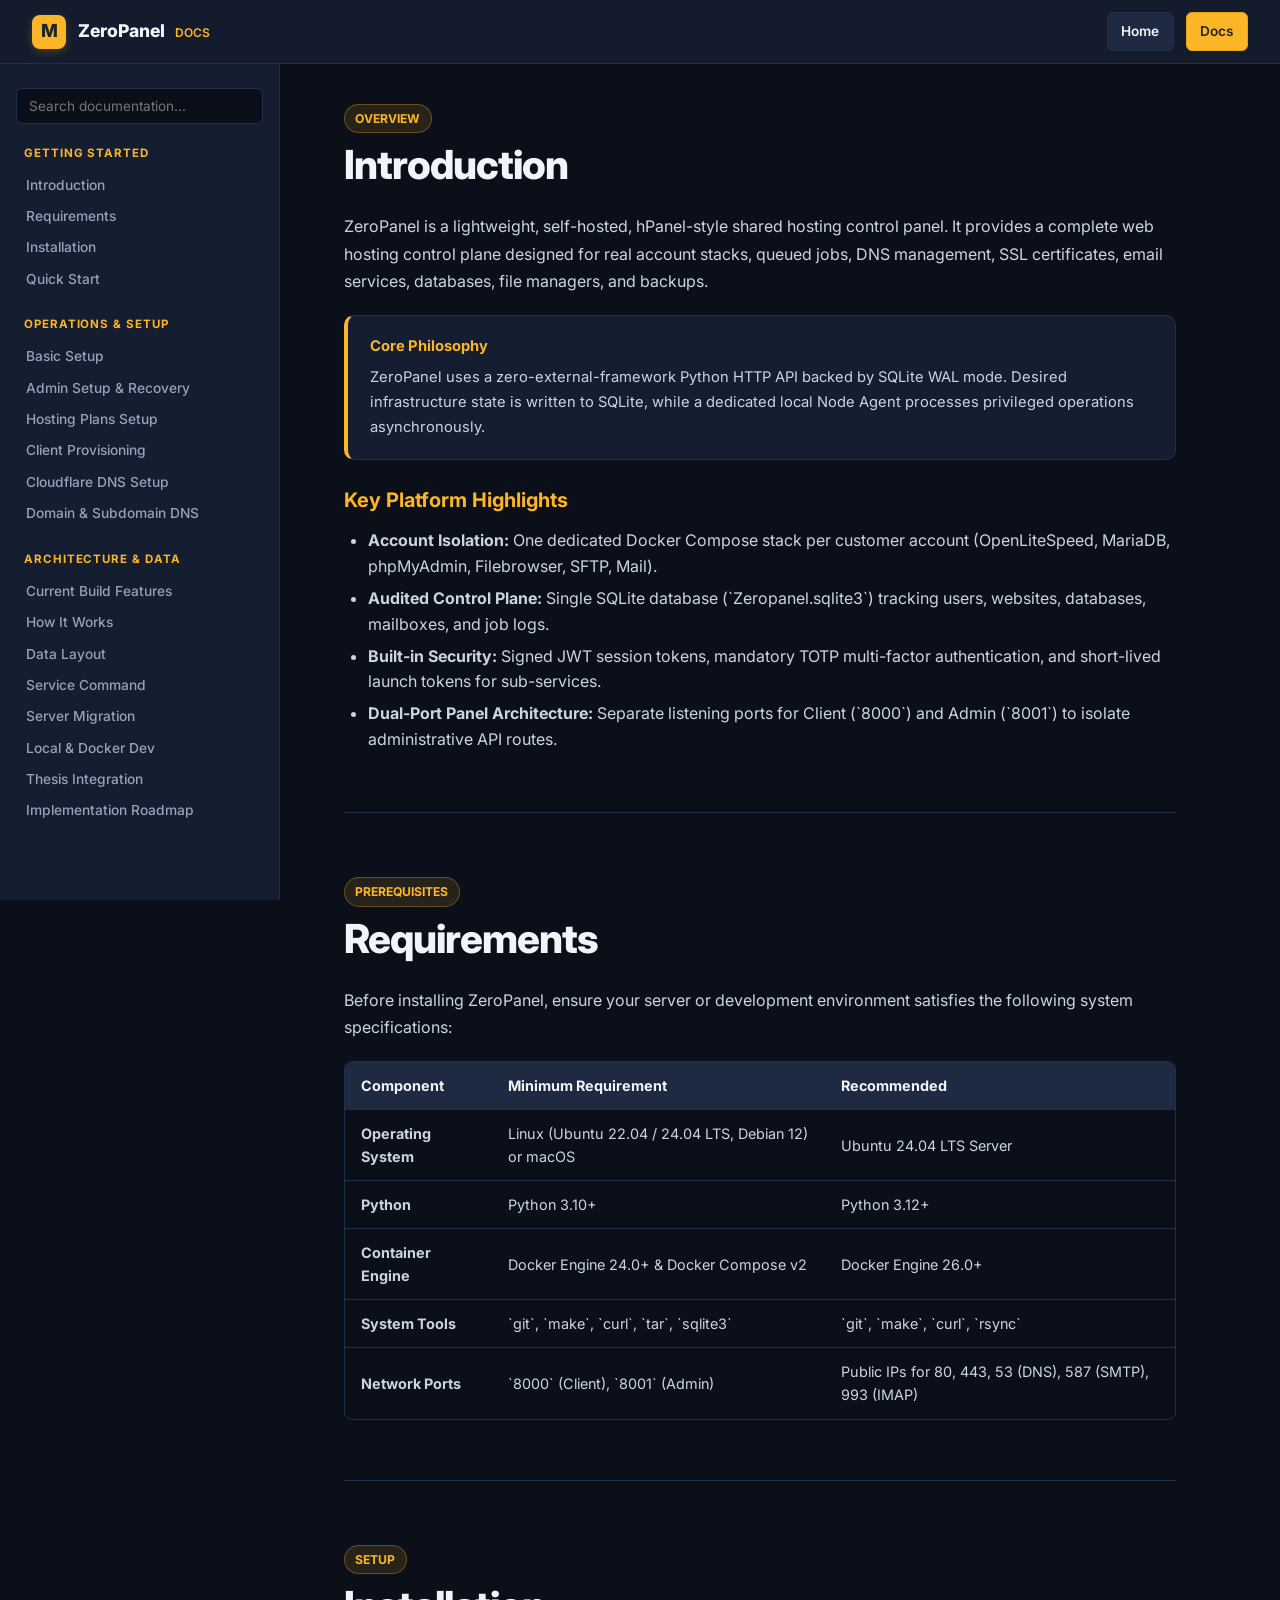
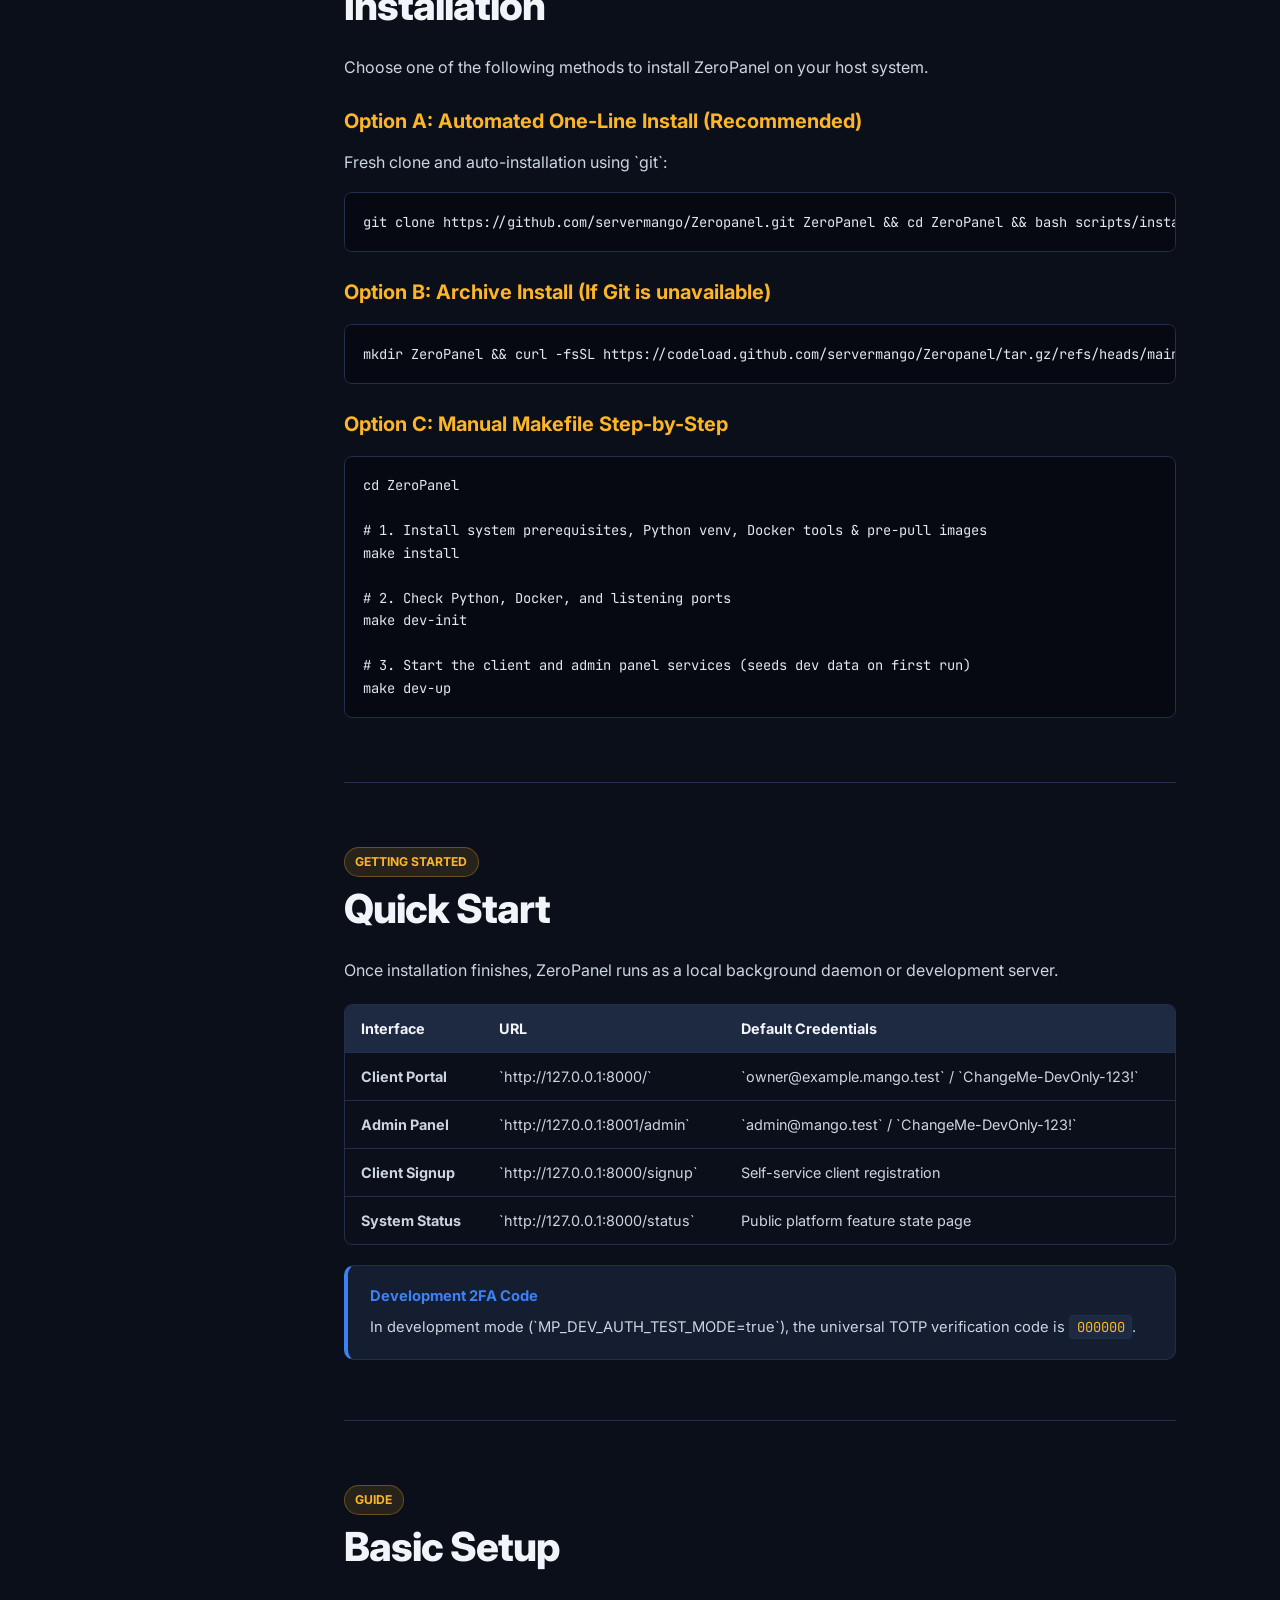
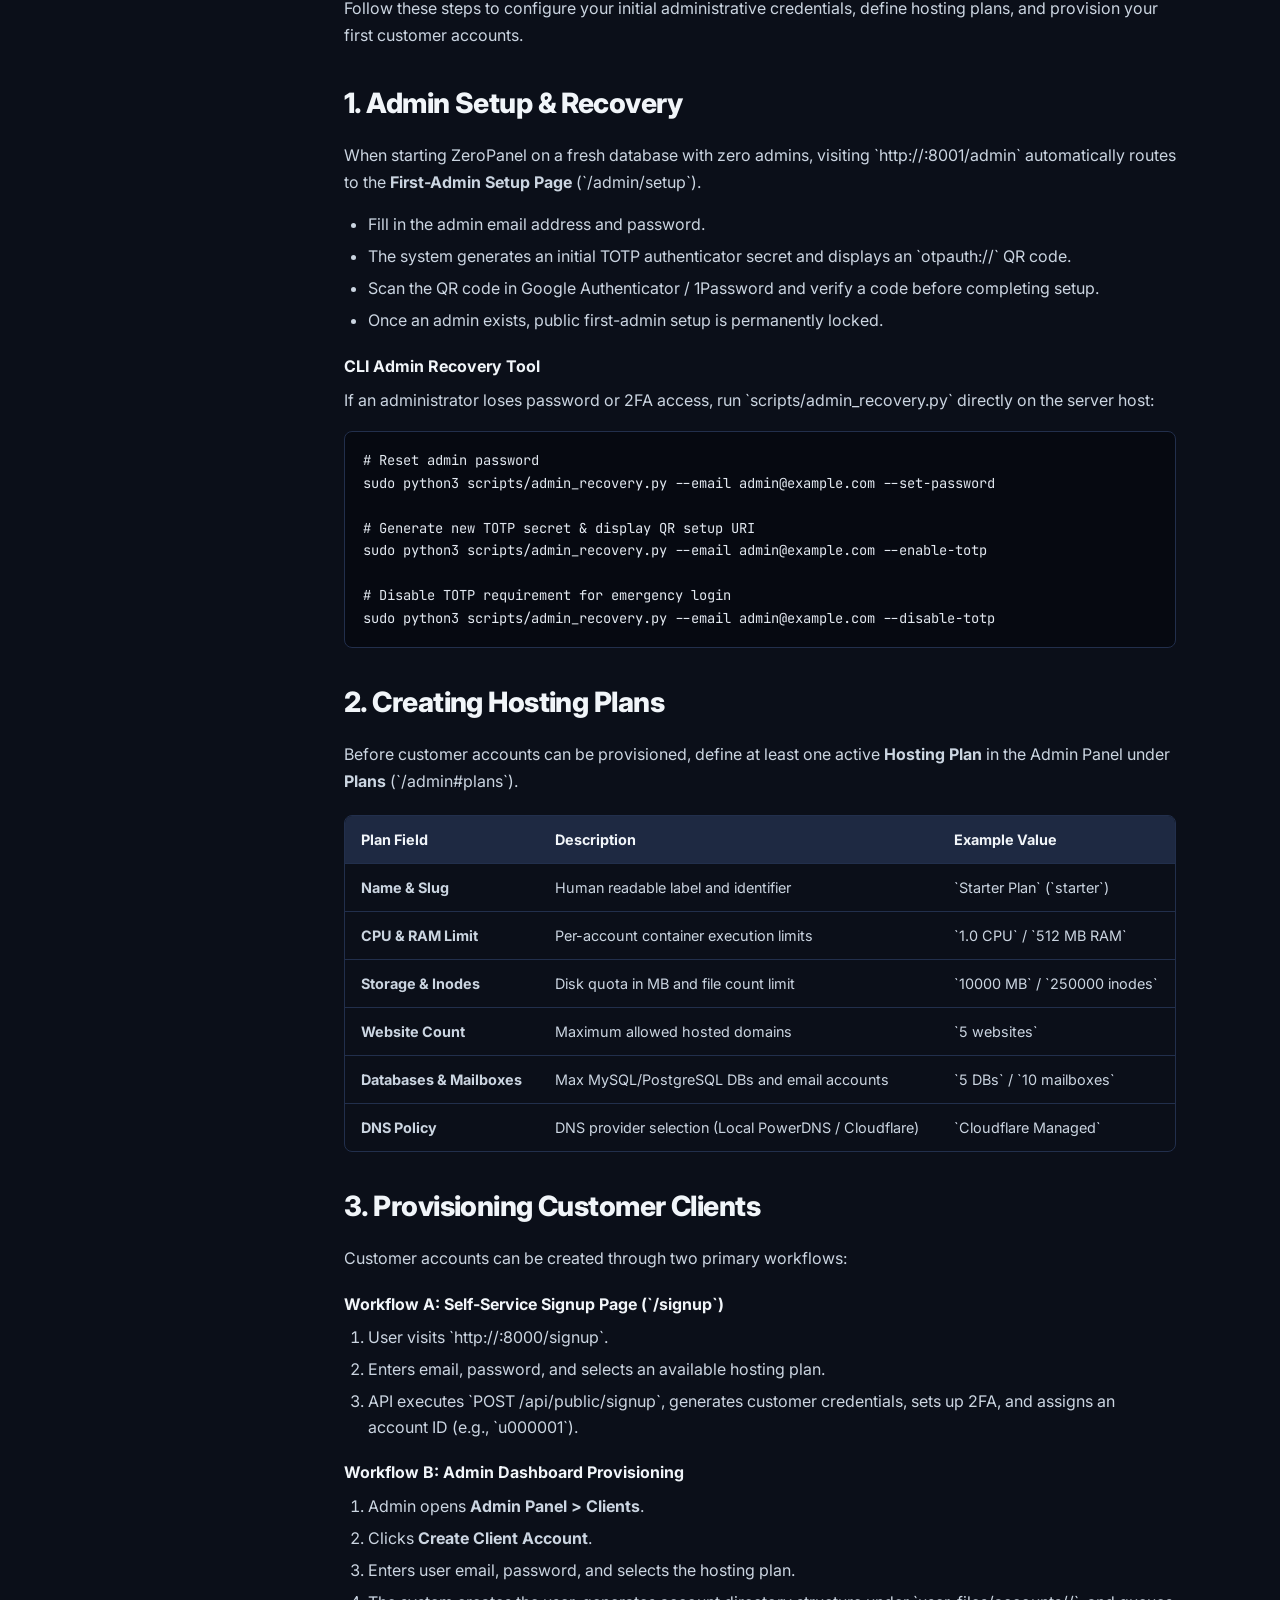
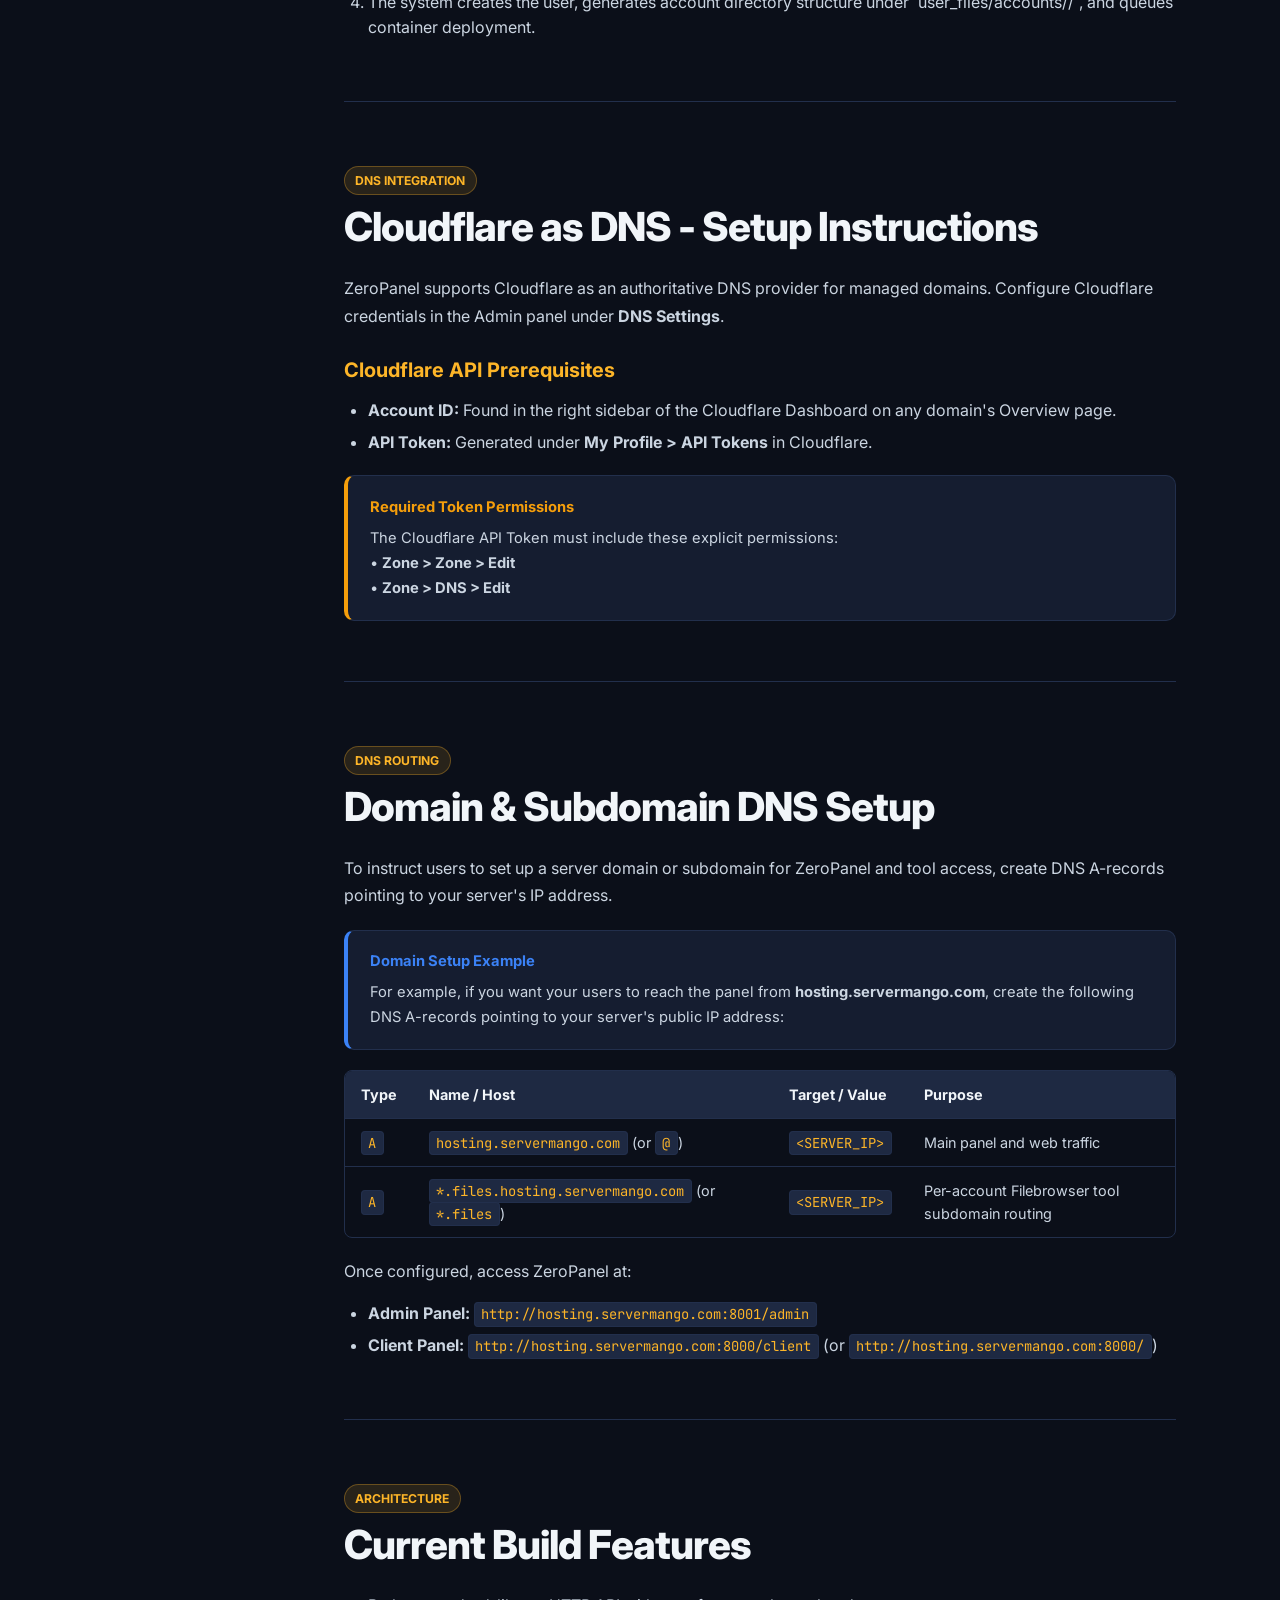
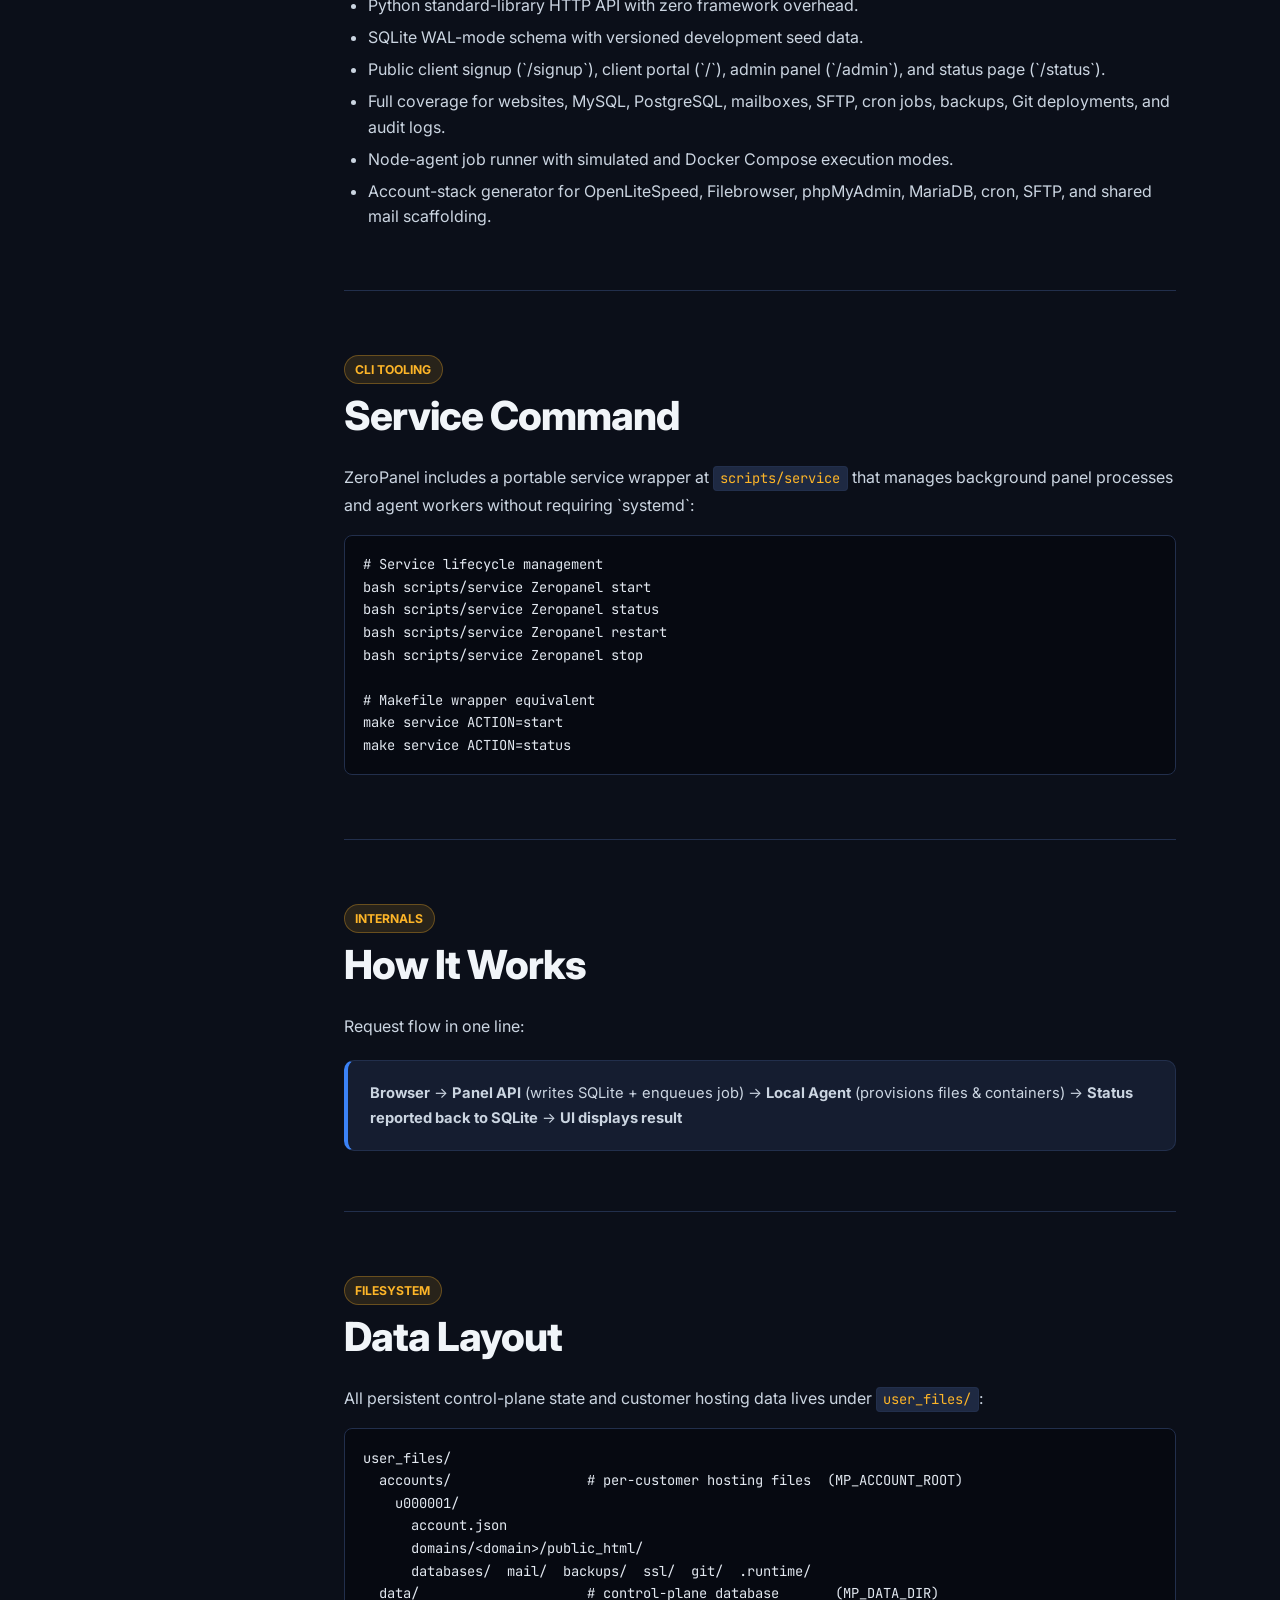
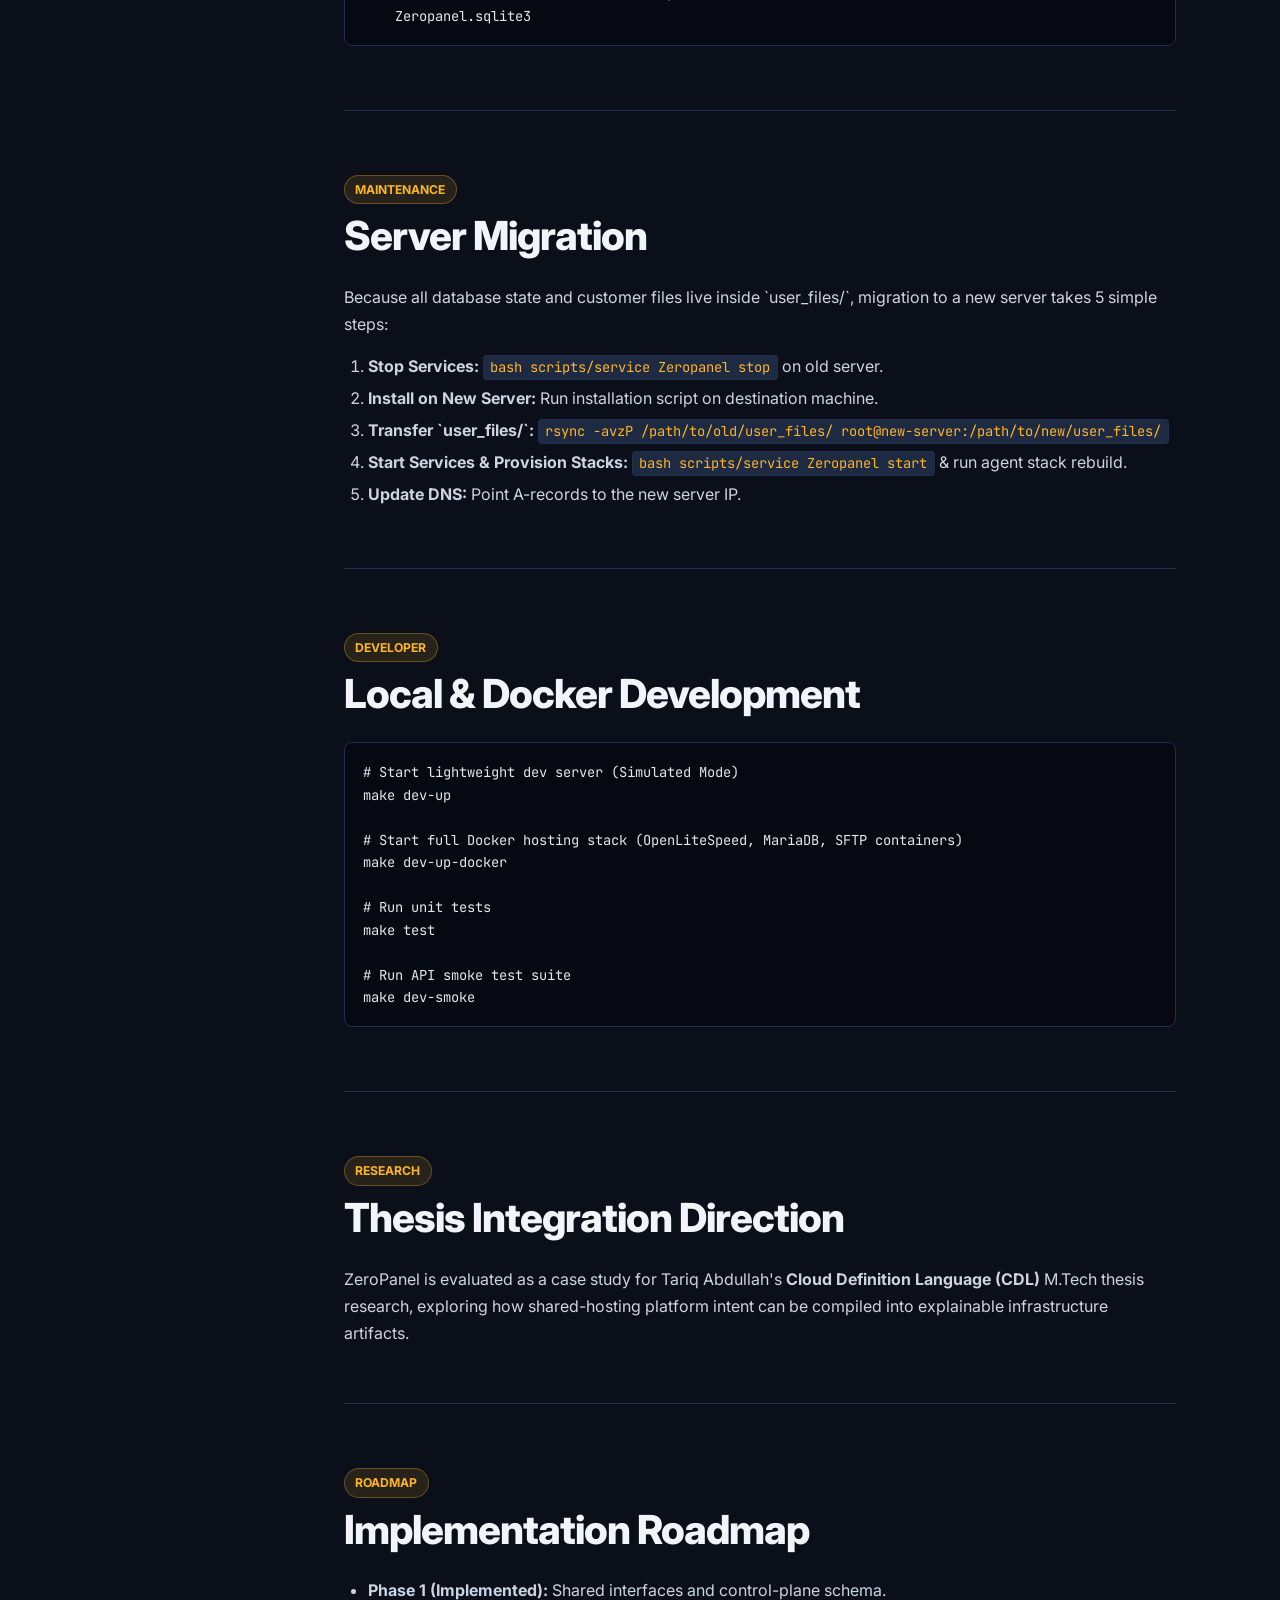
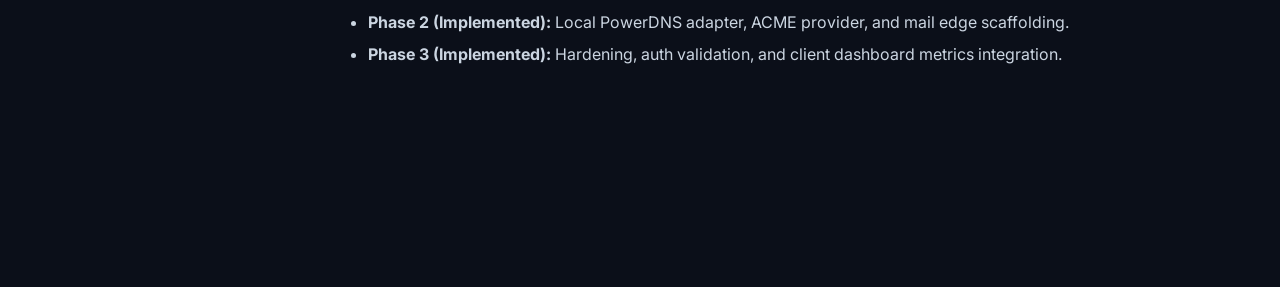
<file: docs/index.html>
<!DOCTYPE html>
<html lang="en">
<head>
    <meta charset="UTF-8">
    <meta name="viewport" content="width=device-width, initial-scale=1.0">
    <title>ZeroPanel Documentation · Shared Hosting Control Plane</title>
    <meta name="description" content="Complete single-page documentation for ZeroPanel: Installation, System Requirements, Basic Setup, Hosting Plans, Client Provisioning, Cloudflare DNS, Server Migration, and Architecture.">
    <link rel="preconnect" href="https://fonts.googleapis.com">
    <link rel="preconnect" href="https://fonts.gstatic.com" crossorigin>
    <link href="https://fonts.googleapis.com/css2?family=Inter:wght@400;500;600;700;800&family=JetBrains+Mono:wght@400;600;700&display=swap" rel="stylesheet">
    <style>
        :root {
            --bg: #0b0f19;
            --surface: #151d30;
            --surface-2: #1e2942;
            --surface-elevated: #263556;
            
            --text: #f1f5f9;
            --text-secondary: #cbd5e1;
            --muted: #94a3b8;
            --line: #222f4c;
            --line-hover: #33446b;
            
            --brand: #fdb528;
            --brand-strong: #e8a417;
            --brand-ink: #8a5800;
            --brand-tint: rgba(253, 181, 40, 0.12);
            --brand-glow: rgba(253, 181, 40, 0.22);
            
            --accent: #2c3136;
            --accent-dark: #1e2528;
            
            --success: #22c55e;
            --success-ink: #86efac;
            --success-tint: rgba(34, 197, 94, 0.12);
            
            --warning: #f59e0b;
            --danger: #ef4444;
            --info: #3b82f6;
            --info-tint: rgba(59, 130, 246, 0.12);
            
            --shadow: 0 10px 28px rgba(0, 0, 0, 0.35);
            --shadow-premium: 0 20px 45px -10px rgba(0, 0, 0, 0.5);
            --transition: all 0.2s ease-in-out;
            
            --font-body: 'Inter', ui-sans-serif, system-ui, -apple-system, BlinkMacSystemFont, "Segoe UI", Roboto, sans-serif;
            --font-mono: 'JetBrains Mono', ui-monospace, SFMono-Regular, Menlo, Monaco, Consolas, monospace;
        }

        * {
            box-sizing: border-box;
            margin: 0;
            padding: 0;
        }

        html {
            scroll-behavior: smooth;
        }

        body {
            font-family: var(--font-body);
            background-color: var(--bg);
            color: var(--text);
            line-height: 1.6;
            -webkit-font-smoothing: antialiased;
        }

        /* Top Header */
        header {
            height: 64px;
            padding: 0 2rem;
            display: flex;
            justify-content: space-between;
            align-items: center;
            background: rgba(21, 29, 48, 0.9);
            backdrop-filter: blur(16px);
            border-bottom: 1px solid var(--line);
            position: sticky;
            top: 0;
            z-index: 100;
        }

        .brand {
            display: flex;
            align-items: center;
            gap: 12px;
            text-decoration: none;
            color: var(--text);
        }

        .brand-mark {
            width: 34px;
            height: 34px;
            background: var(--brand);
            color: var(--accent-dark);
            font-weight: 800;
            font-size: 18px;
            border-radius: 8px;
            display: flex;
            align-items: center;
            justify-content: center;
            box-shadow: 0 3px 10px var(--brand-glow);
        }

        .brand-text strong {
            font-size: 1.1rem;
            font-weight: 800;
        }

        .brand-text small {
            color: var(--brand);
            font-size: 0.75rem;
            font-weight: 600;
            margin-left: 6px;
        }

        .header-actions {
            display: flex;
            align-items: center;
            gap: 0.75rem;
        }

        .btn-nav {
            display: inline-flex;
            align-items: center;
            gap: 0.4rem;
            padding: 0.45rem 0.85rem;
            border-radius: 6px;
            font-size: 0.85rem;
            font-weight: 600;
            text-decoration: none;
            transition: var(--transition);
            border: 1px solid var(--line);
            background: var(--surface-2);
            color: var(--text);
        }

        .btn-nav:hover {
            border-color: var(--brand);
            color: var(--brand);
        }

        .btn-nav-primary {
            background: var(--brand);
            color: var(--accent-dark);
            border-color: var(--brand-strong);
        }

        .btn-nav-primary:hover {
            background: var(--brand-strong);
            color: var(--accent-dark);
        }

        /* Documentation Layout */
        .docs-container {
            display: grid;
            grid-template-columns: 280px minmax(0, 1fr);
            min-height: calc(100vh - 64px);
        }

        /* Sidebar Navigation */
        .docs-sidebar {
            position: sticky;
            top: 64px;
            height: calc(100vh - 64px);
            overflow-y: auto;
            background: var(--surface);
            border-right: 1px solid var(--line);
            padding: 1.5rem 1rem;
        }

        .docs-search {
            margin-bottom: 1.25rem;
            position: relative;
        }

        .docs-search input {
            width: 100%;
            padding: 0.55rem 0.75rem;
            background: var(--bg);
            border: 1px solid var(--line);
            border-radius: 6px;
            color: var(--text);
            font-size: 0.85rem;
            font-family: var(--font-body);
            outline: none;
        }

        .docs-search input:focus {
            border-color: var(--brand);
        }

        .nav-group-title {
            font-size: 0.72rem;
            font-weight: 700;
            text-transform: uppercase;
            letter-spacing: 0.08em;
            color: var(--brand);
            margin: 1.25rem 0.5rem 0.5rem;
        }

        .nav-menu {
            list-style: none;
        }

        .nav-menu li a {
            display: block;
            padding: 0.42rem 0.65rem;
            color: var(--muted);
            text-decoration: none;
            font-size: 0.86rem;
            font-weight: 500;
            border-radius: 6px;
            transition: var(--transition);
            line-height: 1.3;
        }

        .nav-menu li a:hover,
        .nav-menu li a.active {
            color: var(--text);
            background: var(--surface-2);
        }

        .nav-menu li a.active {
            color: var(--brand);
            font-weight: 700;
            border-left: 2px solid var(--brand);
            border-radius: 0 6px 6px 0;
        }

        /* Main Content Area */
        .docs-content {
            padding: 2.5rem 4rem 6rem;
            max-width: 960px;
        }

        .docs-section {
            margin-bottom: 4rem;
            padding-bottom: 2.5rem;
            border-bottom: 1px solid var(--line);
        }

        .docs-section:last-child {
            border-bottom: none;
        }

        .docs-section h1 {
            font-size: 2.5rem;
            font-weight: 800;
            letter-spacing: -0.025em;
            margin-bottom: 1rem;
            color: var(--text);
        }

        .docs-section h2 {
            font-size: 1.75rem;
            font-weight: 800;
            letter-spacing: -0.02em;
            margin: 2rem 0 1rem;
            color: var(--text);
        }

        .docs-section h3 {
            font-size: 1.25rem;
            font-weight: 700;
            margin: 1.5rem 0 0.75rem;
            color: var(--brand);
        }

        .docs-section h4 {
            font-size: 1rem;
            font-weight: 700;
            margin: 1.2rem 0 0.5rem;
            color: var(--text);
        }

        .docs-section p {
            color: var(--text-secondary);
            font-size: 1rem;
            margin-bottom: 1rem;
            line-height: 1.7;
        }

        .docs-section ul, .docs-section ol {
            margin: 0.5rem 0 1.25rem 1.5rem;
            color: var(--text-secondary);
        }

        .docs-section li {
            margin-bottom: 0.4rem;
            line-height: 1.6;
        }

        /* Callout Cards & Badges */
        .callout {
            padding: 1.2rem 1.4rem;
            border-radius: 10px;
            background: var(--surface);
            border: 1px solid var(--line);
            border-left: 4px solid var(--brand);
            margin: 1.25rem 0;
        }

        .callout-title {
            font-size: 0.92rem;
            font-weight: 700;
            color: var(--brand);
            margin-bottom: 0.4rem;
            display: flex;
            align-items: center;
            gap: 0.5rem;
        }

        .callout p {
            margin-bottom: 0;
            font-size: 0.92rem;
            color: var(--text-secondary);
        }

        .callout-info { border-left-color: var(--info); }
        .callout-info .callout-title { color: var(--info); }

        .callout-warning { border-left-color: var(--warning); }
        .callout-warning .callout-title { color: var(--warning); }

        /* Tables */
        .table-wrapper {
            overflow-x: auto;
            margin: 1.25rem 0;
            border-radius: 8px;
            border: 1px solid var(--line);
        }

        table {
            width: 100%;
            border-collapse: collapse;
            text-align: left;
            font-size: 0.9rem;
        }

        th {
            background: var(--surface-2);
            color: var(--text);
            font-weight: 700;
            padding: 0.75rem 1rem;
            border-bottom: 1px solid var(--line);
        }

        td {
            padding: 0.75rem 1rem;
            border-bottom: 1px solid var(--line);
            color: var(--text-secondary);
        }

        tr:last-child td {
            border-bottom: none;
        }

        /* Code Blocks */
        pre {
            background: #060911;
            border: 1px solid var(--line);
            border-radius: 8px;
            padding: 1.1rem;
            overflow-x: auto;
            font-family: var(--font-mono);
            font-size: 0.88rem;
            color: #e2e8f0;
            margin: 1rem 0 1.5rem;
            position: relative;
        }

        code {
            font-family: var(--font-mono);
            font-size: 0.86rem;
            background: var(--surface-2);
            color: var(--brand);
            padding: 0.15rem 0.4rem;
            border-radius: 4px;
            border: 1px solid var(--line);
        }

        pre code {
            background: transparent;
            color: inherit;
            padding: 0;
            border: none;
        }

        .badge-pill {
            display: inline-flex;
            align-items: center;
            gap: 0.4rem;
            padding: 0.25rem 0.65rem;
            background: var(--brand-tint);
            border: 1px solid rgba(253, 181, 40, 0.3);
            border-radius: 999px;
            font-size: 0.76rem;
            font-weight: 700;
            color: var(--brand);
            text-transform: uppercase;
        }

        /* Responsive UI */
        @media (max-width: 900px) {
            .docs-container {
                grid-template-columns: 1fr;
            }
            .docs-sidebar {
                display: none;
            }
            .docs-content {
                padding: 2rem 1.5rem 4rem;
            }
        }
    </style>
</head>
<body>

    <!-- Header -->
    <header>
        <a href="/" class="brand">
            <span class="brand-mark">M</span>
            <div class="brand-text">
                <strong>ZeroPanel</strong>
                <small>DOCS</small>
            </div>
        </a>
        <div class="header-actions">
            <a href="/" class="btn-nav">Home</a>
            <a href="docs.html" class="btn-nav btn-nav-primary">Docs</a>
        </div>
    </header>

    <div class="docs-container">
        <!-- Sidebar Navigation -->
        <aside class="docs-sidebar">
            <div class="docs-search">
                <input type="text" id="menu-search" placeholder="Search documentation..." onkeyup="filterDocsNav()">
            </div>
            
            <div class="nav-group-title">Getting Started</div>
            <ul class="nav-menu">
                <li><a href="#introduction" class="active">Introduction</a></li>
                <li><a href="#requirements">Requirements</a></li>
                <li><a href="#installation">Installation</a></li>
                <li><a href="#quick-start">Quick Start</a></li>
            </ul>

            <div class="nav-group-title">Operations &amp; Setup</div>
            <ul class="nav-menu">
                <li><a href="#basic-setup">Basic Setup</a></li>
                <li><a href="#admin-management">Admin Setup &amp; Recovery</a></li>
                <li><a href="#creating-plans">Hosting Plans Setup</a></li>
                <li><a href="#provisioning-clients">Client Provisioning</a></li>
                <li><a href="#cloudflare-dns">Cloudflare DNS Setup</a></li>
                <li><a href="#dns-domain-setup">Domain &amp; Subdomain DNS</a></li>
            </ul>

            <div class="nav-group-title">Architecture &amp; Data</div>
            <ul class="nav-menu">
                <li><a href="#current-build">Current Build Features</a></li>
                <li><a href="#how-it-works">How It Works</a></li>
                <li><a href="#data-layout">Data Layout</a></li>
                <li><a href="#service-command">Service Command</a></li>
                <li><a href="#server-migration">Server Migration</a></li>
                <li><a href="#local-development">Local &amp; Docker Dev</a></li>
                <li><a href="#thesis-direction">Thesis Integration</a></li>
                <li><a href="#next-steps">Implementation Roadmap</a></li>
            </ul>
        </aside>

        <!-- Main Content -->
        <main class="docs-content">

            <!-- INTRODUCTION -->
            <section id="introduction" class="docs-section">
                <span class="badge-pill">Overview</span>
                <h1>Introduction</h1>
                <p>ZeroPanel is a lightweight, self-hosted, hPanel-style shared hosting control panel. It provides a complete web hosting control plane designed for real account stacks, queued jobs, DNS management, SSL certificates, email services, databases, file managers, and backups.</p>
                
                <div class="callout">
                    <div class="callout-title">Core Philosophy</div>
                    <p>ZeroPanel uses a zero-external-framework Python HTTP API backed by SQLite WAL mode. Desired infrastructure state is written to SQLite, while a dedicated local Node Agent processes privileged operations asynchronously.</p>
                </div>

                <h3>Key Platform Highlights</h3>
                <ul>
                    <li><strong>Account Isolation:</strong> One dedicated Docker Compose stack per customer account (OpenLiteSpeed, MariaDB, phpMyAdmin, Filebrowser, SFTP, Mail).</li>
                    <li><strong>Audited Control Plane:</strong> Single SQLite database (`Zeropanel.sqlite3`) tracking users, websites, databases, mailboxes, and job logs.</li>
                    <li><strong>Built-in Security:</strong> Signed JWT session tokens, mandatory TOTP multi-factor authentication, and short-lived launch tokens for sub-services.</li>
                    <li><strong>Dual-Port Panel Architecture:</strong> Separate listening ports for Client (`8000`) and Admin (`8001`) to isolate administrative API routes.</li>
                </ul>
            </section>

            <!-- REQUIREMENTS -->
            <section id="requirements" class="docs-section">
                <span class="badge-pill">Prerequisites</span>
                <h1>Requirements</h1>
                <p>Before installing ZeroPanel, ensure your server or development environment satisfies the following system specifications:</p>

                <div class="table-wrapper">
                    <table>
                        <thead>
                            <tr>
                                <th>Component</th>
                                <th>Minimum Requirement</th>
                                <th>Recommended</th>
                            </tr>
                        </thead>
                        <tbody>
                            <tr>
                                <td><strong>Operating System</strong></td>
                                <td>Linux (Ubuntu 22.04 / 24.04 LTS, Debian 12) or macOS</td>
                                <td>Ubuntu 24.04 LTS Server</td>
                            </tr>
                            <tr>
                                <td><strong>Python</strong></td>
                                <td>Python 3.10+</td>
                                <td>Python 3.12+</td>
                            </tr>
                            <tr>
                                <td><strong>Container Engine</strong></td>
                                <td>Docker Engine 24.0+ &amp; Docker Compose v2</td>
                                <td>Docker Engine 26.0+</td>
                            </tr>
                            <tr>
                                <td><strong>System Tools</strong></td>
                                <td>`git`, `make`, `curl`, `tar`, `sqlite3`</td>
                                <td>`git`, `make`, `curl`, `rsync`</td>
                            </tr>
                            <tr>
                                <td><strong>Network Ports</strong></td>
                                <td>`8000` (Client), `8001` (Admin)</td>
                                <td>Public IPs for 80, 443, 53 (DNS), 587 (SMTP), 993 (IMAP)</td>
                            </tr>
                        </tbody>
                    </table>
                </div>
            </section>

            <!-- INSTALLATION -->
            <section id="installation" class="docs-section">
                <span class="badge-pill">Setup</span>
                <h1>Installation</h1>
                <p>Choose one of the following methods to install ZeroPanel on your host system.</p>

                <h3>Option A: Automated One-Line Install (Recommended)</h3>
                <p>Fresh clone and auto-installation using `git`:</p>
                <pre><code>git clone https://github.com/servermango/Zeropanel.git ZeroPanel &amp;&amp; cd ZeroPanel &amp;&amp; bash scripts/install.sh</code></pre>

                <h3>Option B: Archive Install (If Git is unavailable)</h3>
                <pre><code>mkdir ZeroPanel &amp;&amp; curl -fsSL https://codeload.github.com/servermango/Zeropanel/tar.gz/refs/heads/main | tar -xz -C ZeroPanel --strip-components=1 &amp;&amp; cd ZeroPanel &amp;&amp; bash scripts/install.sh</code></pre>

                <h3>Option C: Manual Makefile Step-by-Step</h3>
                <pre><code>cd ZeroPanel

# 1. Install system prerequisites, Python venv, Docker tools &amp; pre-pull images
make install

# 2. Check Python, Docker, and listening ports
make dev-init

# 3. Start the client and admin panel services (seeds dev data on first run)
make dev-up</code></pre>
            </section>

            <!-- QUICK START -->
            <section id="quick-start" class="docs-section">
                <span class="badge-pill">Getting Started</span>
                <h1>Quick Start</h1>
                <p>Once installation finishes, ZeroPanel runs as a local background daemon or development server.</p>

                <div class="table-wrapper">
                    <table>
                        <thead>
                            <tr>
                                <th>Interface</th>
                                <th>URL</th>
                                <th>Default Credentials</th>
                            </tr>
                        </thead>
                        <tbody>
                            <tr>
                                <td><strong>Client Portal</strong></td>
                                <td>`http://127.0.0.1:8000/`</td>
                                <td>`owner@example.mango.test` / `ChangeMe-DevOnly-123!`</td>
                            </tr>
                            <tr>
                                <td><strong>Admin Panel</strong></td>
                                <td>`http://127.0.0.1:8001/admin`</td>
                                <td>`admin@mango.test` / `ChangeMe-DevOnly-123!`</td>
                            </tr>
                            <tr>
                                <td><strong>Client Signup</strong></td>
                                <td>`http://127.0.0.1:8000/signup`</td>
                                <td>Self-service client registration</td>
                            </tr>
                            <tr>
                                <td><strong>System Status</strong></td>
                                <td>`http://127.0.0.1:8000/status`</td>
                                <td>Public platform feature state page</td>
                            </tr>
                        </tbody>
                    </table>
                </div>

                <div class="callout callout-info">
                    <div class="callout-title">Development 2FA Code</div>
                    <p>In development mode (`MP_DEV_AUTH_TEST_MODE=true`), the universal TOTP verification code is <code>000000</code>.</p>
                </div>
            </section>

            <!-- BASIC SETUP -->
            <section id="basic-setup" class="docs-section">
                <span class="badge-pill">Guide</span>
                <h1>Basic Setup</h1>
                <p>Follow these steps to configure your initial administrative credentials, define hosting plans, and provision your first customer accounts.</p>

                <h2 id="admin-management">1. Admin Setup &amp; Recovery</h2>
                <p>When starting ZeroPanel on a fresh database with zero admins, visiting `http://<server-ip>:8001/admin` automatically routes to the <strong>First-Admin Setup Page</strong> (`/admin/setup`).</p>
                
                <ul>
                    <li>Fill in the admin email address and password.</li>
                    <li>The system generates an initial TOTP authenticator secret and displays an `otpauth://` QR code.</li>
                    <li>Scan the QR code in Google Authenticator / 1Password and verify a code before completing setup.</li>
                    <li>Once an admin exists, public first-admin setup is permanently locked.</li>
                </ul>

                <h4>CLI Admin Recovery Tool</h4>
                <p>If an administrator loses password or 2FA access, run `scripts/admin_recovery.py` directly on the server host:</p>
                <pre><code># Reset admin password
sudo python3 scripts/admin_recovery.py --email admin@example.com --set-password

# Generate new TOTP secret &amp; display QR setup URI
sudo python3 scripts/admin_recovery.py --email admin@example.com --enable-totp

# Disable TOTP requirement for emergency login
sudo python3 scripts/admin_recovery.py --email admin@example.com --disable-totp</code></pre>

                <h2 id="creating-plans">2. Creating Hosting Plans</h2>
                <p>Before customer accounts can be provisioned, define at least one active <strong>Hosting Plan</strong> in the Admin Panel under <strong>Plans</strong> (`/admin#plans`).</p>

                <div class="table-wrapper">
                    <table>
                        <thead>
                            <tr>
                                <th>Plan Field</th>
                                <th>Description</th>
                                <th>Example Value</th>
                            </tr>
                        </thead>
                        <tbody>
                            <tr>
                                <td><strong>Name &amp; Slug</strong></td>
                                <td>Human readable label and identifier</td>
                                <td>`Starter Plan` (`starter`)</td>
                            </tr>
                            <tr>
                                <td><strong>CPU &amp; RAM Limit</strong></td>
                                <td>Per-account container execution limits</td>
                                <td>`1.0 CPU` / `512 MB RAM`</td>
                            </tr>
                            <tr>
                                <td><strong>Storage &amp; Inodes</strong></td>
                                <td>Disk quota in MB and file count limit</td>
                                <td>`10000 MB` / `250000 inodes`</td>
                            </tr>
                            <tr>
                                <td><strong>Website Count</strong></td>
                                <td>Maximum allowed hosted domains</td>
                                <td>`5 websites`</td>
                            </tr>
                            <tr>
                                <td><strong>Databases &amp; Mailboxes</strong></td>
                                <td>Max MySQL/PostgreSQL DBs and email accounts</td>
                                <td>`5 DBs` / `10 mailboxes`</td>
                            </tr>
                            <tr>
                                <td><strong>DNS Policy</strong></td>
                                <td>DNS provider selection (Local PowerDNS / Cloudflare)</td>
                                <td>`Cloudflare Managed`</td>
                            </tr>
                        </tbody>
                    </table>
                </div>

                <h2 id="provisioning-clients">3. Provisioning Customer Clients</h2>
                <p>Customer accounts can be created through two primary workflows:</p>

                <h4>Workflow A: Self-Service Signup Page (`/signup`)</h4>
                <ol>
                    <li>User visits `http://<server-ip>:8000/signup`.</li>
                    <li>Enters email, password, and selects an available hosting plan.</li>
                    <li>API executes `POST /api/public/signup`, generates customer credentials, sets up 2FA, and assigns an account ID (e.g., `u000001`).</li>
                </ol>

                <h4>Workflow B: Admin Dashboard Provisioning</h4>
                <ol>
                    <li>Admin opens <strong>Admin Panel &gt; Clients</strong>.</li>
                    <li>Clicks <strong>Create Client Account</strong>.</li>
                    <li>Enters user email, password, and selects the hosting plan.</li>
                    <li>The system creates the user, generates account directory structure under `user_files/accounts/<account_id>/`, and queues container deployment.</li>
                </ol>
            </section>

            <!-- CLOUDFLARE DNS -->
            <section id="cloudflare-dns" class="docs-section">
                <span class="badge-pill">DNS Integration</span>
                <h1>Cloudflare as DNS - Setup Instructions</h1>
                <p>ZeroPanel supports Cloudflare as an authoritative DNS provider for managed domains. Configure Cloudflare credentials in the Admin panel under <strong>DNS Settings</strong>.</p>

                <h3>Cloudflare API Prerequisites</h3>
                <ul>
                    <li><strong>Account ID:</strong> Found in the right sidebar of the Cloudflare Dashboard on any domain's Overview page.</li>
                    <li><strong>API Token:</strong> Generated under <strong>My Profile &gt; API Tokens</strong> in Cloudflare.</li>
                </ul>

                <div class="callout callout-warning">
                    <div class="callout-title">Required Token Permissions</div>
                    <p>The Cloudflare API Token must include these explicit permissions:<br>
                    • <strong>Zone &gt; Zone &gt; Edit</strong><br>
                    • <strong>Zone &gt; DNS &gt; Edit</strong></p>
                </div>
            </section>

            <!-- DOMAIN & SUBDOMAIN DNS SETUP -->
            <section id="dns-domain-setup" class="docs-section">
                <span class="badge-pill">DNS Routing</span>
                <h1>Domain &amp; Subdomain DNS Setup</h1>
                <p>To instruct users to set up a server domain or subdomain for ZeroPanel and tool access, create DNS A-records pointing to your server's IP address.</p>

                <div class="callout callout-info">
                    <div class="callout-title">Domain Setup Example</div>
                    <p>For example, if you want your users to reach the panel from <strong>hosting.servermango.com</strong>, create the following DNS A-records pointing to your server's public IP address:</p>
                </div>

                <div class="table-wrapper">
                    <table>
                        <thead>
                            <tr>
                                <th>Type</th>
                                <th>Name / Host</th>
                                <th>Target / Value</th>
                                <th>Purpose</th>
                            </tr>
                        </thead>
                        <tbody>
                            <tr>
                                <td><code>A</code></td>
                                <td><code>hosting.servermango.com</code> (or <code>@</code>)</td>
                                <td><code>&lt;SERVER_IP&gt;</code></td>
                                <td>Main panel and web traffic</td>
                            </tr>
                            <tr>
                                <td><code>A</code></td>
                                <td><code>*.files.hosting.servermango.com</code> (or <code>*.files</code>)</td>
                                <td><code>&lt;SERVER_IP&gt;</code></td>
                                <td>Per-account Filebrowser tool subdomain routing</td>
                            </tr>
                        </tbody>
                    </table>
                </div>

                <p>Once configured, access ZeroPanel at:</p>
                <ul>
                    <li><strong>Admin Panel:</strong> <code>http://hosting.servermango.com:8001/admin</code></li>
                    <li><strong>Client Panel:</strong> <code>http://hosting.servermango.com:8000/client</code> (or <code>http://hosting.servermango.com:8000/</code>)</li>
                </ul>
            </section>

            <!-- CURRENT BUILD -->
            <section id="current-build" class="docs-section">
                <span class="badge-pill">Architecture</span>
                <h1>Current Build Features</h1>
                <ul>
                    <li>Python standard-library HTTP API with zero framework overhead.</li>
                    <li>SQLite WAL-mode schema with versioned development seed data.</li>
                    <li>Public client signup (`/signup`), client portal (`/`), admin panel (`/admin`), and status page (`/status`).</li>
                    <li>Full coverage for websites, MySQL, PostgreSQL, mailboxes, SFTP, cron jobs, backups, Git deployments, and audit logs.</li>
                    <li>Node-agent job runner with simulated and Docker Compose execution modes.</li>
                    <li>Account-stack generator for OpenLiteSpeed, Filebrowser, phpMyAdmin, MariaDB, cron, SFTP, and shared mail scaffolding.</li>
                </ul>
            </section>

            <!-- SERVICE COMMAND -->
            <section id="service-command" class="docs-section">
                <span class="badge-pill">CLI Tooling</span>
                <h1>Service Command</h1>
                <p>ZeroPanel includes a portable service wrapper at <code>scripts/service</code> that manages background panel processes and agent workers without requiring `systemd`:</p>

                <pre><code># Service lifecycle management
bash scripts/service Zeropanel start
bash scripts/service Zeropanel status
bash scripts/service Zeropanel restart
bash scripts/service Zeropanel stop

# Makefile wrapper equivalent
make service ACTION=start
make service ACTION=status</code></pre>
            </section>

            <!-- HOW IT WORKS -->
            <section id="how-it-works" class="docs-section">
                <span class="badge-pill">Internals</span>
                <h1>How It Works</h1>
                <p>Request flow in one line:</p>
                <div class="callout callout-info">
                    <p><strong>Browser</strong> &rarr; <strong>Panel API</strong> (writes SQLite + enqueues job) &rarr; <strong>Local Agent</strong> (provisions files &amp; containers) &rarr; <strong>Status reported back to SQLite</strong> &rarr; <strong>UI displays result</strong></p>
                </div>
            </section>

            <!-- DATA LAYOUT -->
            <section id="data-layout" class="docs-section">
                <span class="badge-pill">Filesystem</span>
                <h1>Data Layout</h1>
                <p>All persistent control-plane state and customer hosting data lives under <code>user_files/</code>:</p>
                <pre><code>user_files/
  accounts/                 # per-customer hosting files  (MP_ACCOUNT_ROOT)
    u000001/
      account.json
      domains/&lt;domain&gt;/public_html/
      databases/  mail/  backups/  ssl/  git/  .runtime/
  data/                     # control-plane database       (MP_DATA_DIR)
    Zeropanel.sqlite3</code></pre>
            </section>

            <!-- SERVER MIGRATION -->
            <section id="server-migration" class="docs-section">
                <span class="badge-pill">Maintenance</span>
                <h1>Server Migration</h1>
                <p>Because all database state and customer files live inside `user_files/`, migration to a new server takes 5 simple steps:</p>

                <ol>
                    <li><strong>Stop Services:</strong> <code>bash scripts/service Zeropanel stop</code> on old server.</li>
                    <li><strong>Install on New Server:</strong> Run installation script on destination machine.</li>
                    <li><strong>Transfer `user_files/`:</strong> <code>rsync -avzP /path/to/old/user_files/ root@new-server:/path/to/new/user_files/</code></li>
                    <li><strong>Start Services &amp; Provision Stacks:</strong> <code>bash scripts/service Zeropanel start</code> &amp; run agent stack rebuild.</li>
                    <li><strong>Update DNS:</strong> Point A-records to the new server IP.</li>
                </ol>
            </section>

            <!-- LOCAL DEVELOPMENT -->
            <section id="local-development" class="docs-section">
                <span class="badge-pill">Developer</span>
                <h1>Local &amp; Docker Development</h1>
                <pre><code># Start lightweight dev server (Simulated Mode)
make dev-up

# Start full Docker hosting stack (OpenLiteSpeed, MariaDB, SFTP containers)
make dev-up-docker

# Run unit tests
make test

# Run API smoke test suite
make dev-smoke</code></pre>
            </section>

            <!-- THESIS DIRECTION -->
            <section id="thesis-direction" class="docs-section">
                <span class="badge-pill">Research</span>
                <h1>Thesis Integration Direction</h1>
                <p>ZeroPanel is evaluated as a case study for Tariq Abdullah's <strong>Cloud Definition Language (CDL)</strong> M.Tech thesis research, exploring how shared-hosting platform intent can be compiled into explainable infrastructure artifacts.</p>
            </section>

            <!-- NEXT STEPS -->
            <section id="next-steps" class="docs-section">
                <span class="badge-pill">Roadmap</span>
                <h1>Implementation Roadmap</h1>
                <ul>
                    <li><strong>Phase 1 (Implemented):</strong> Shared interfaces and control-plane schema.</li>
                    <li><strong>Phase 2 (Implemented):</strong> Local PowerDNS adapter, ACME provider, and mail edge scaffolding.</li>
                    <li><strong>Phase 3 (Implemented):</strong> Hardening, auth validation, and client dashboard metrics integration.</li>
                </ul>
            </section>

        </main>
    </div>

    <script>
        // Sidebar Navigation Active Link Highlight on Scroll
        const sections = document.querySelectorAll('.docs-section');
        const navLinks = document.querySelectorAll('.nav-menu li a');

        window.addEventListener('scroll', () => {
            let current = '';
            sections.forEach(section => {
                const sectionTop = section.offsetTop - 100;
                if (pageYOffset >= sectionTop) {
                    current = section.getAttribute('id');
                }
            });

            navLinks.forEach(link => {
                link.classList.remove('active');
                if (link.getAttribute('href') === `#${current}`) {
                    link.classList.add('active');
                }
            });
        });

        // Filter Sidebar Nav via Search Input
        function filterDocsNav() {
            const input = document.getElementById('menu-search').value.toLowerCase();
            const items = document.querySelectorAll('.nav-menu li');
            items.forEach(item => {
                const text = item.textContent.toLowerCase();
                item.style.display = text.includes(input) ? '' : 'none';
            });
        }
    </script>
</body>
</html>
</file>
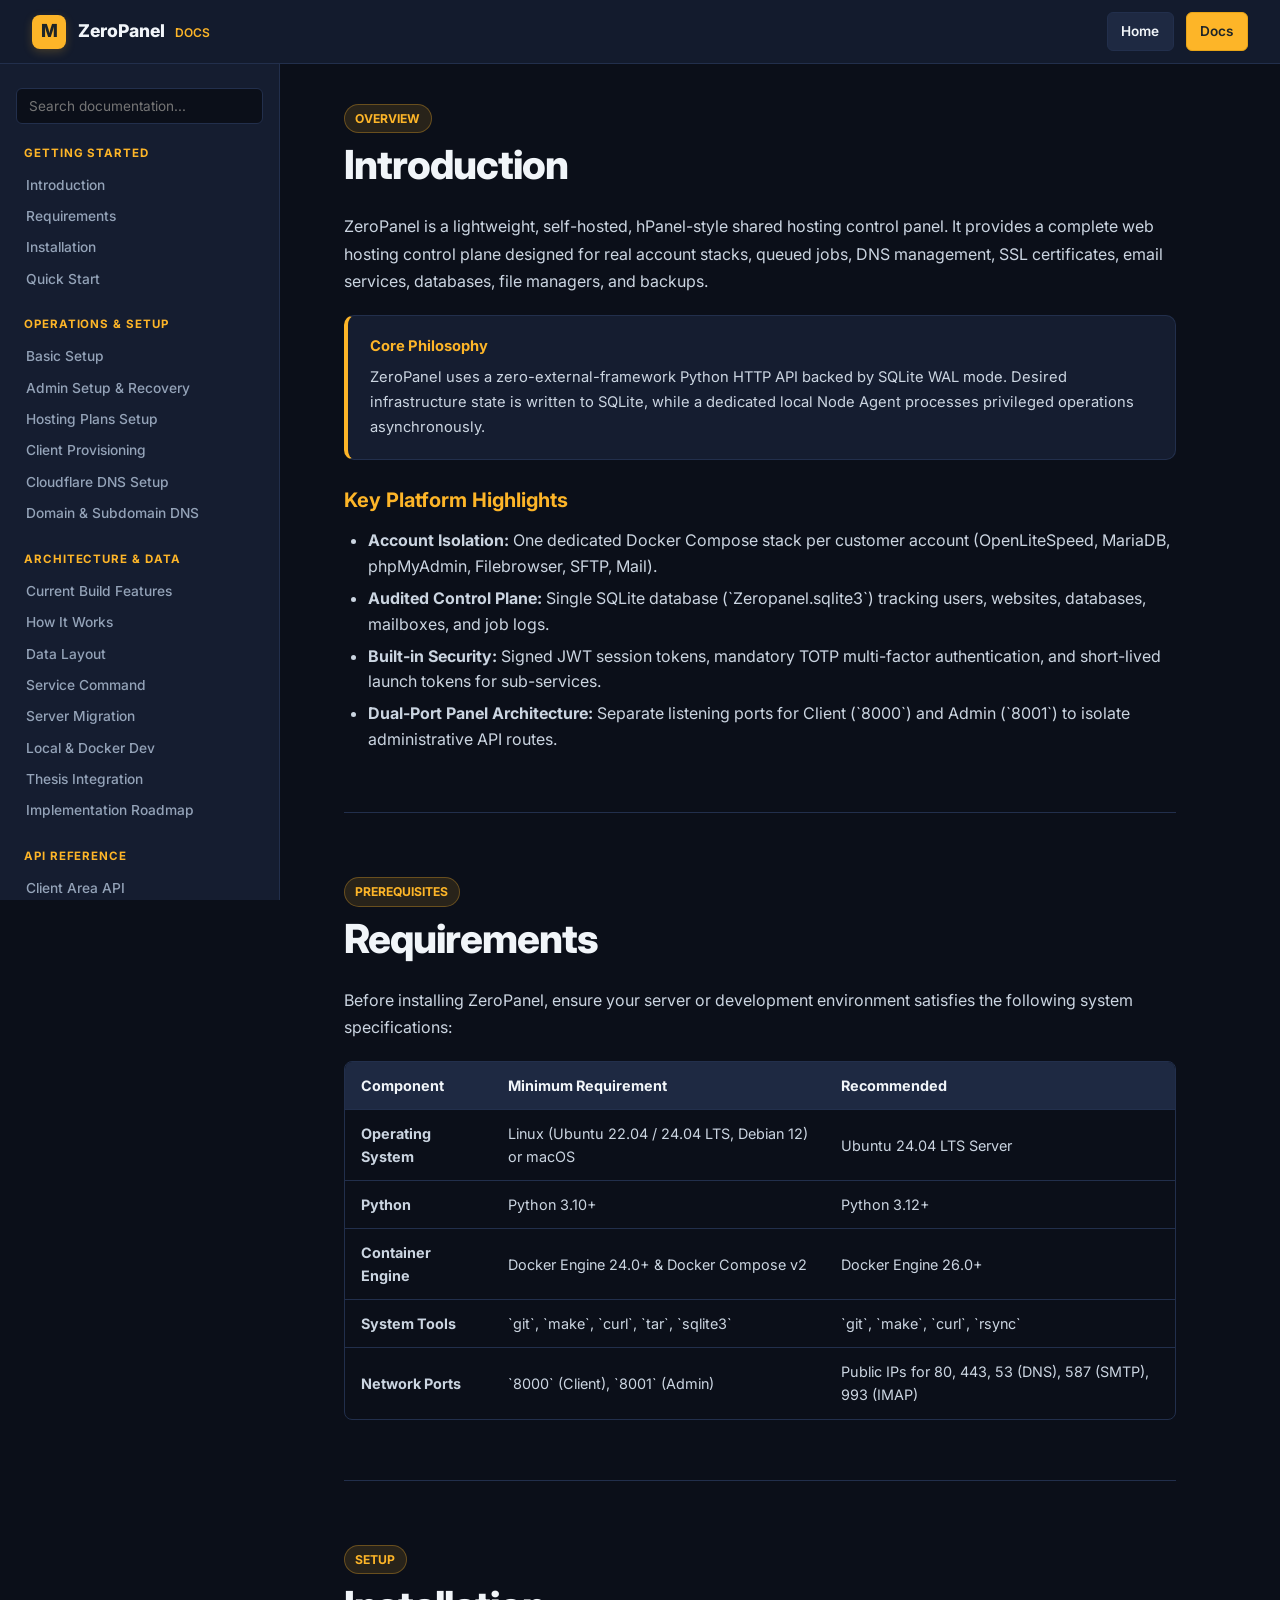
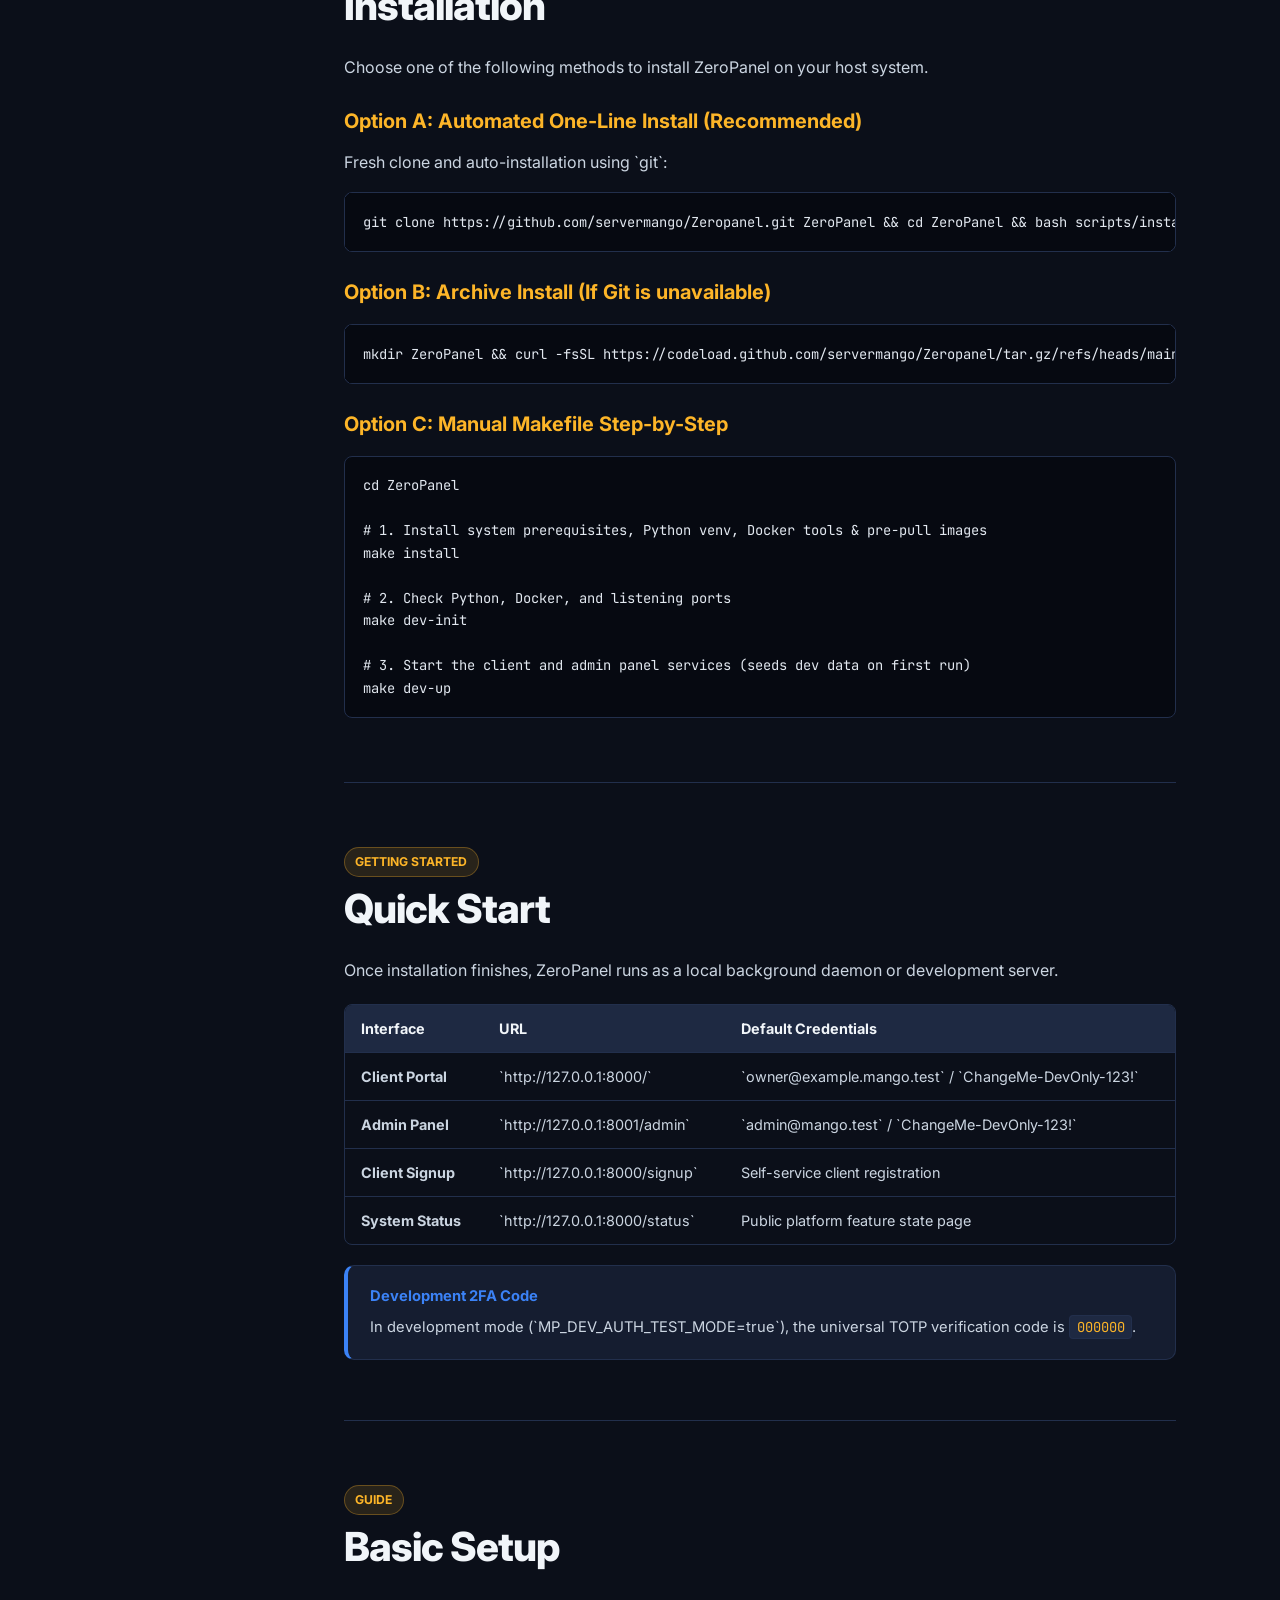
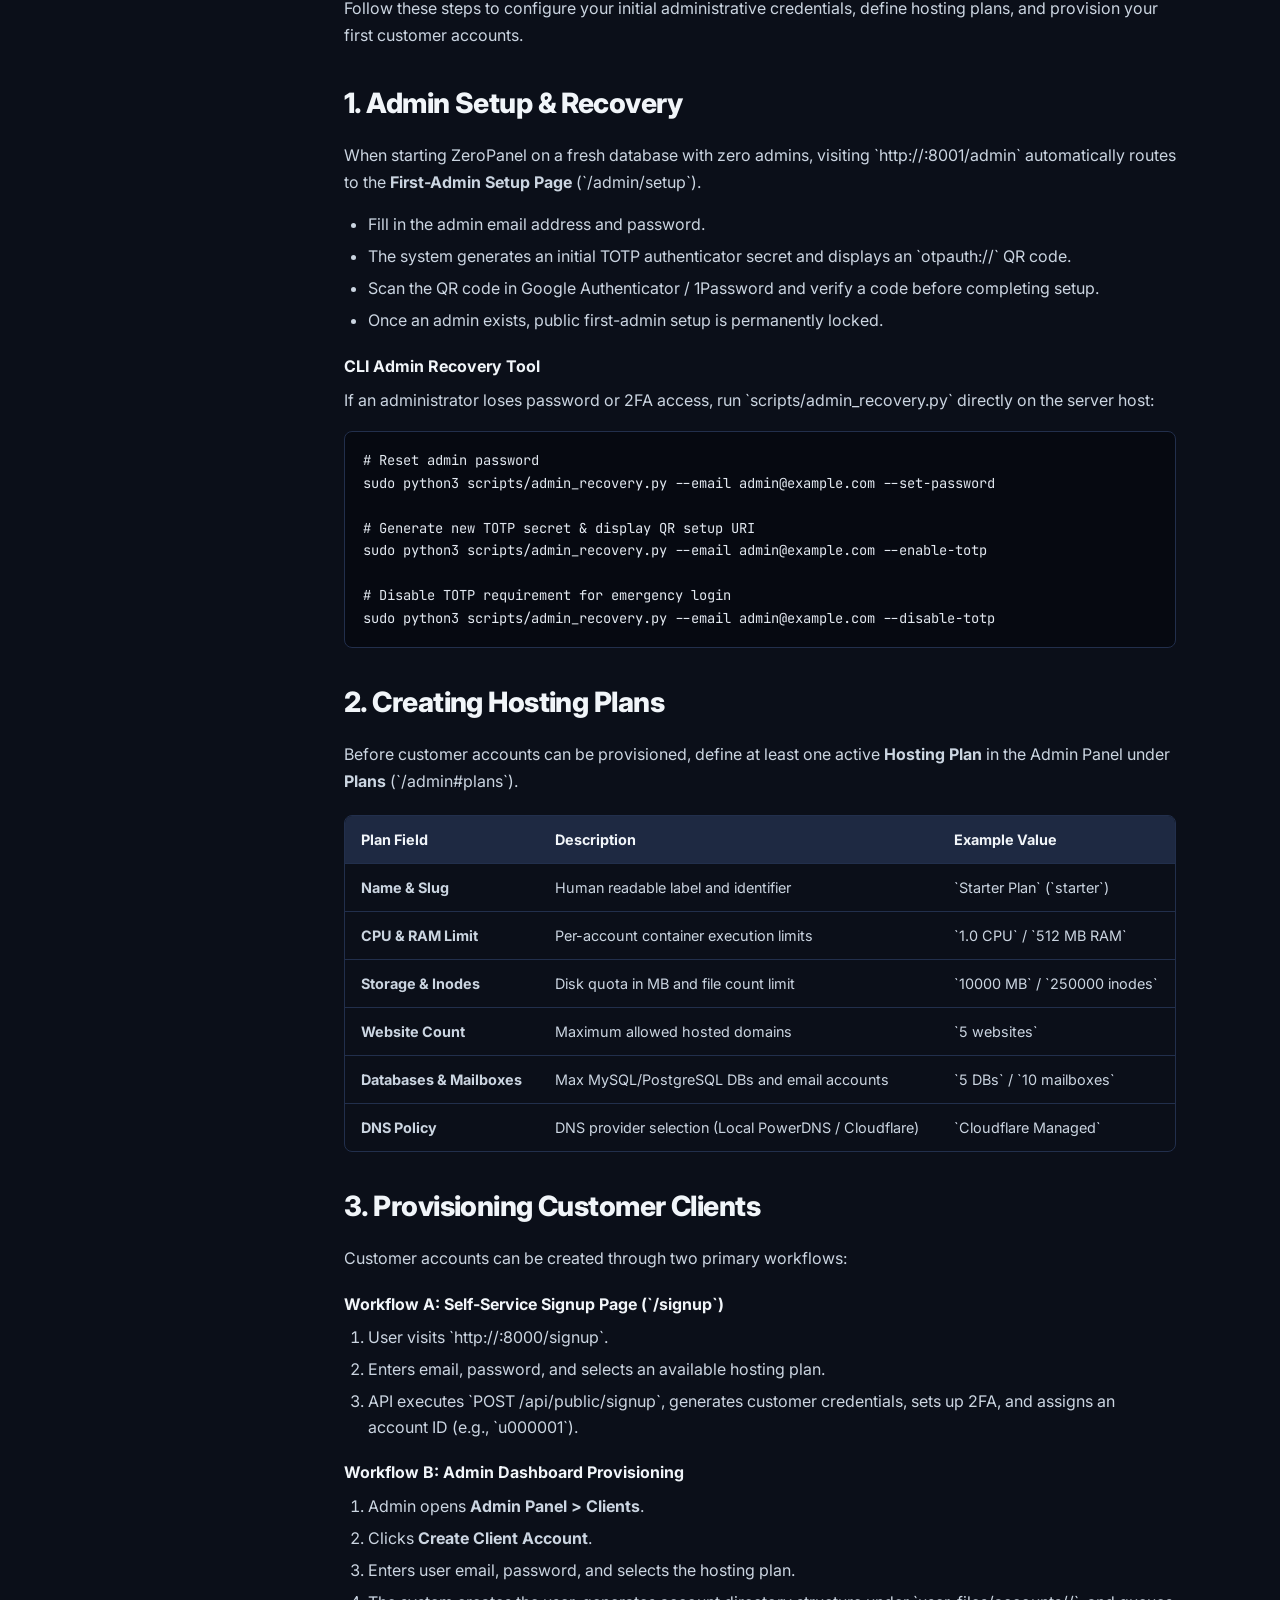
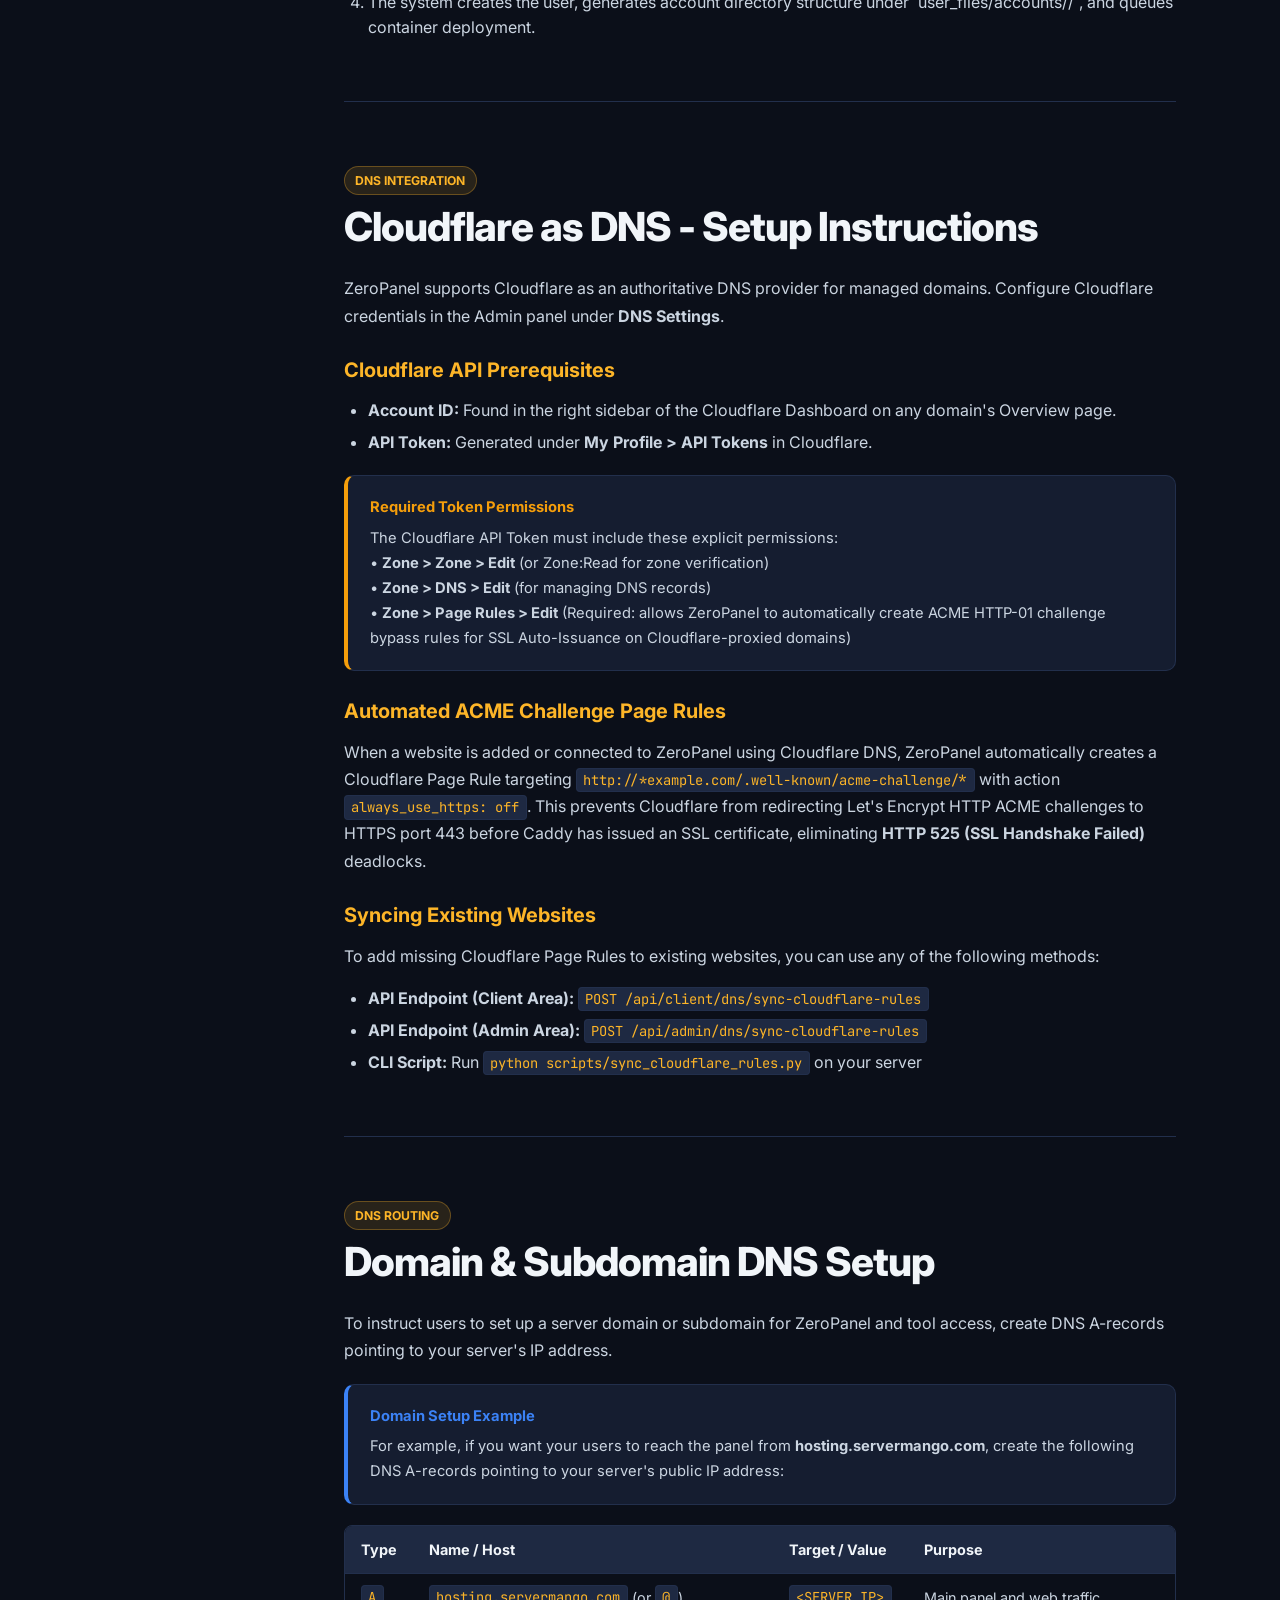
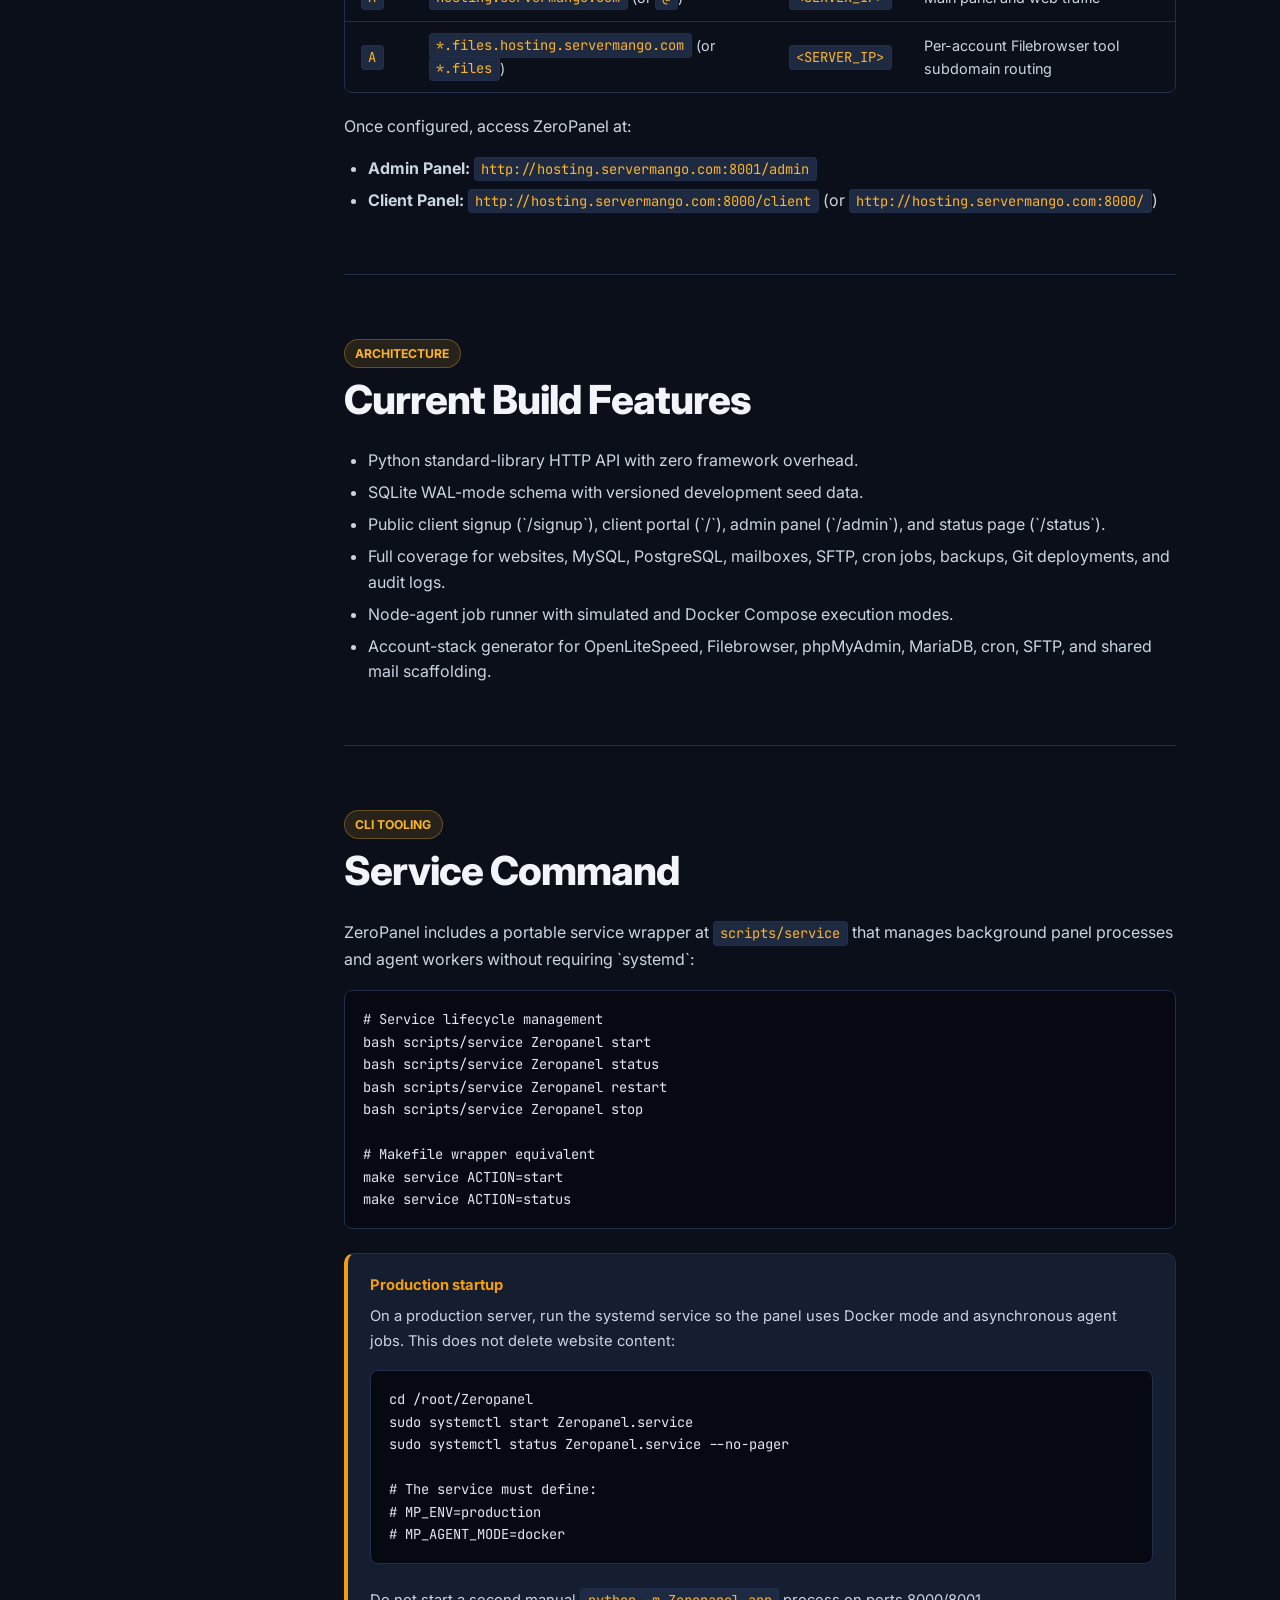
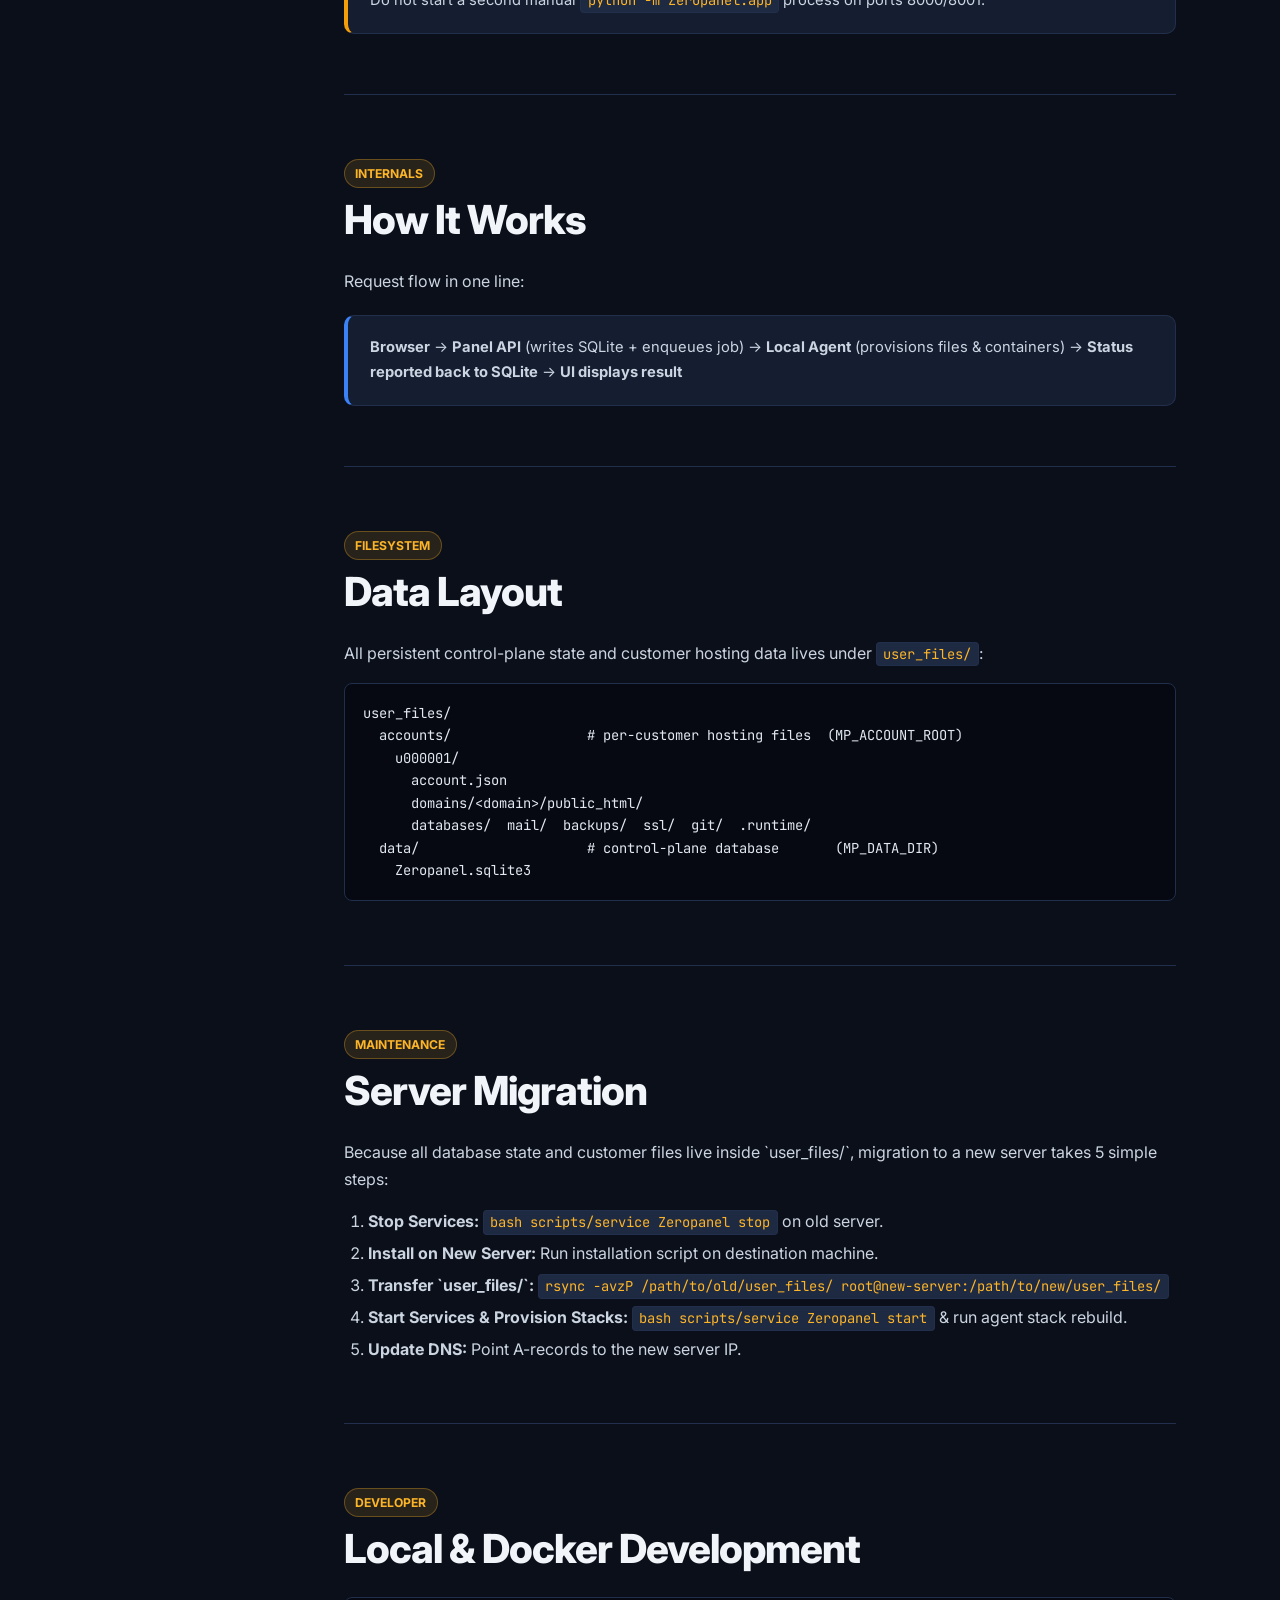
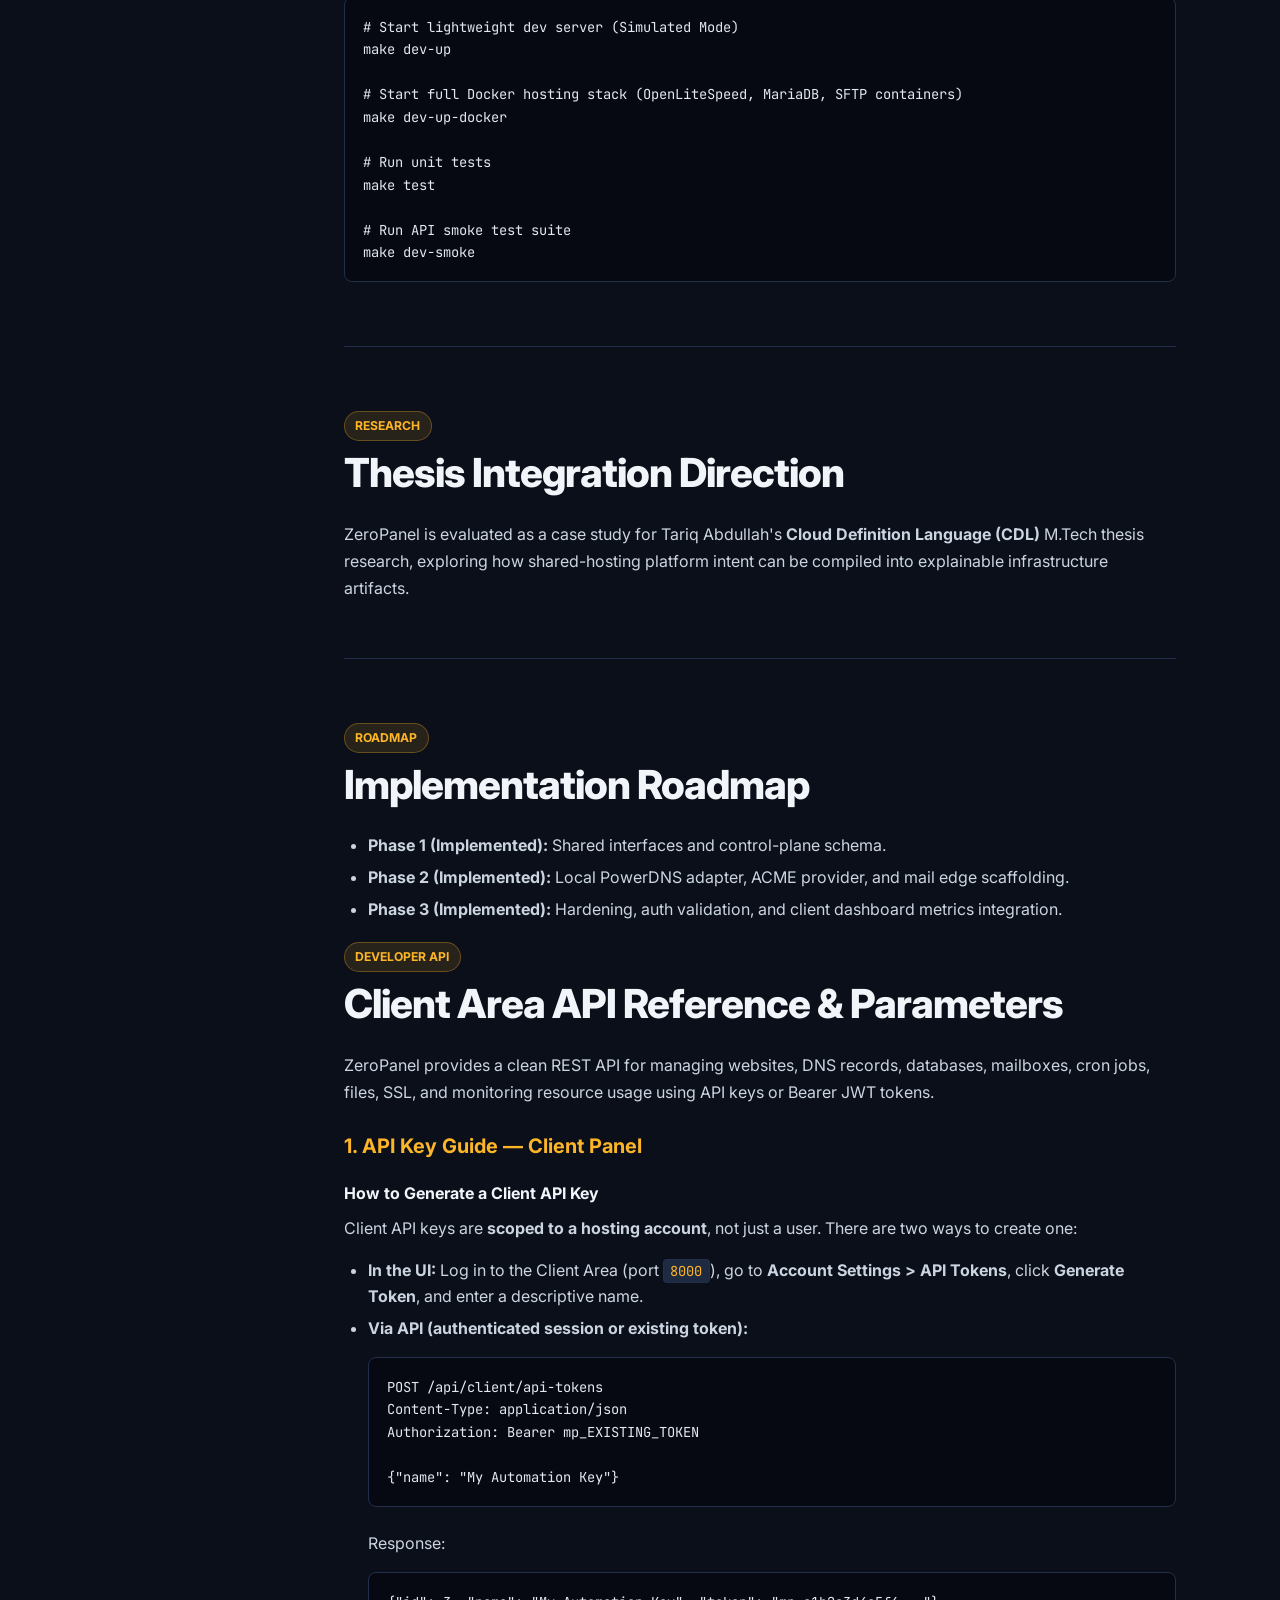
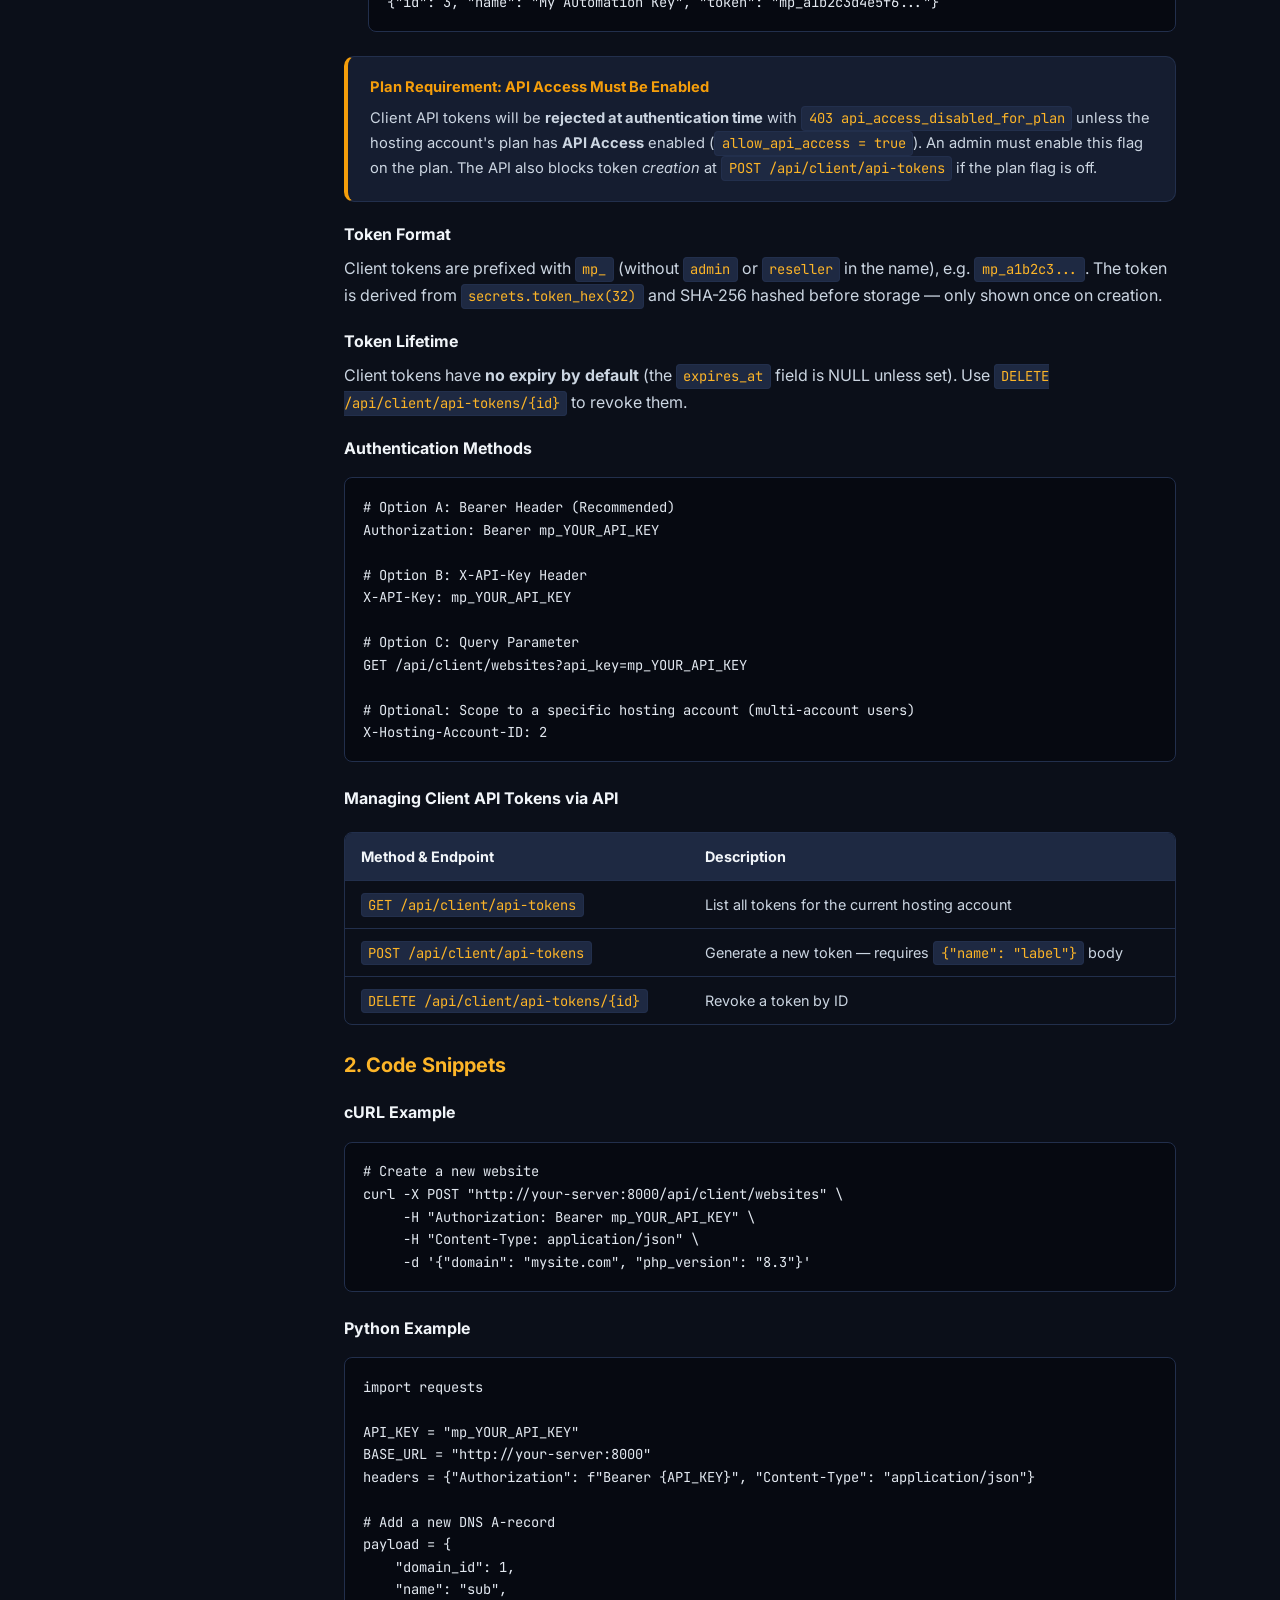
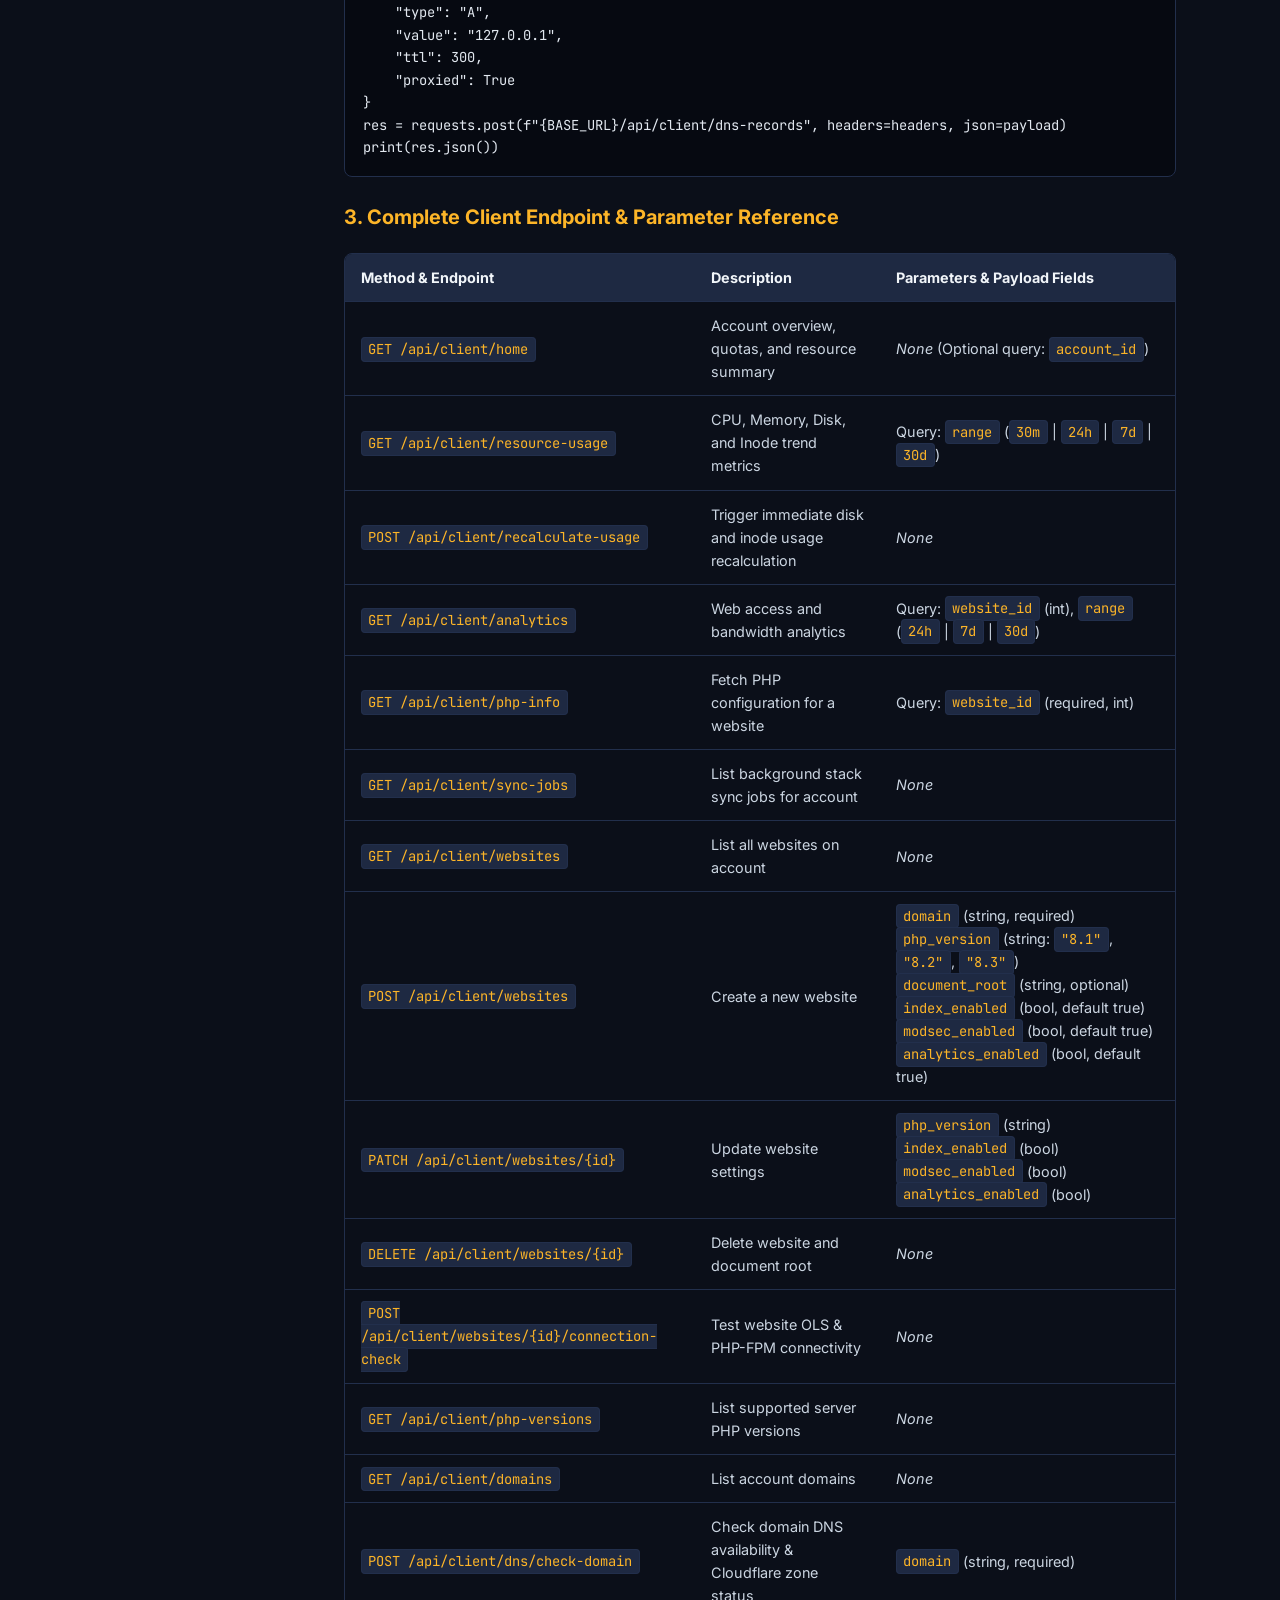
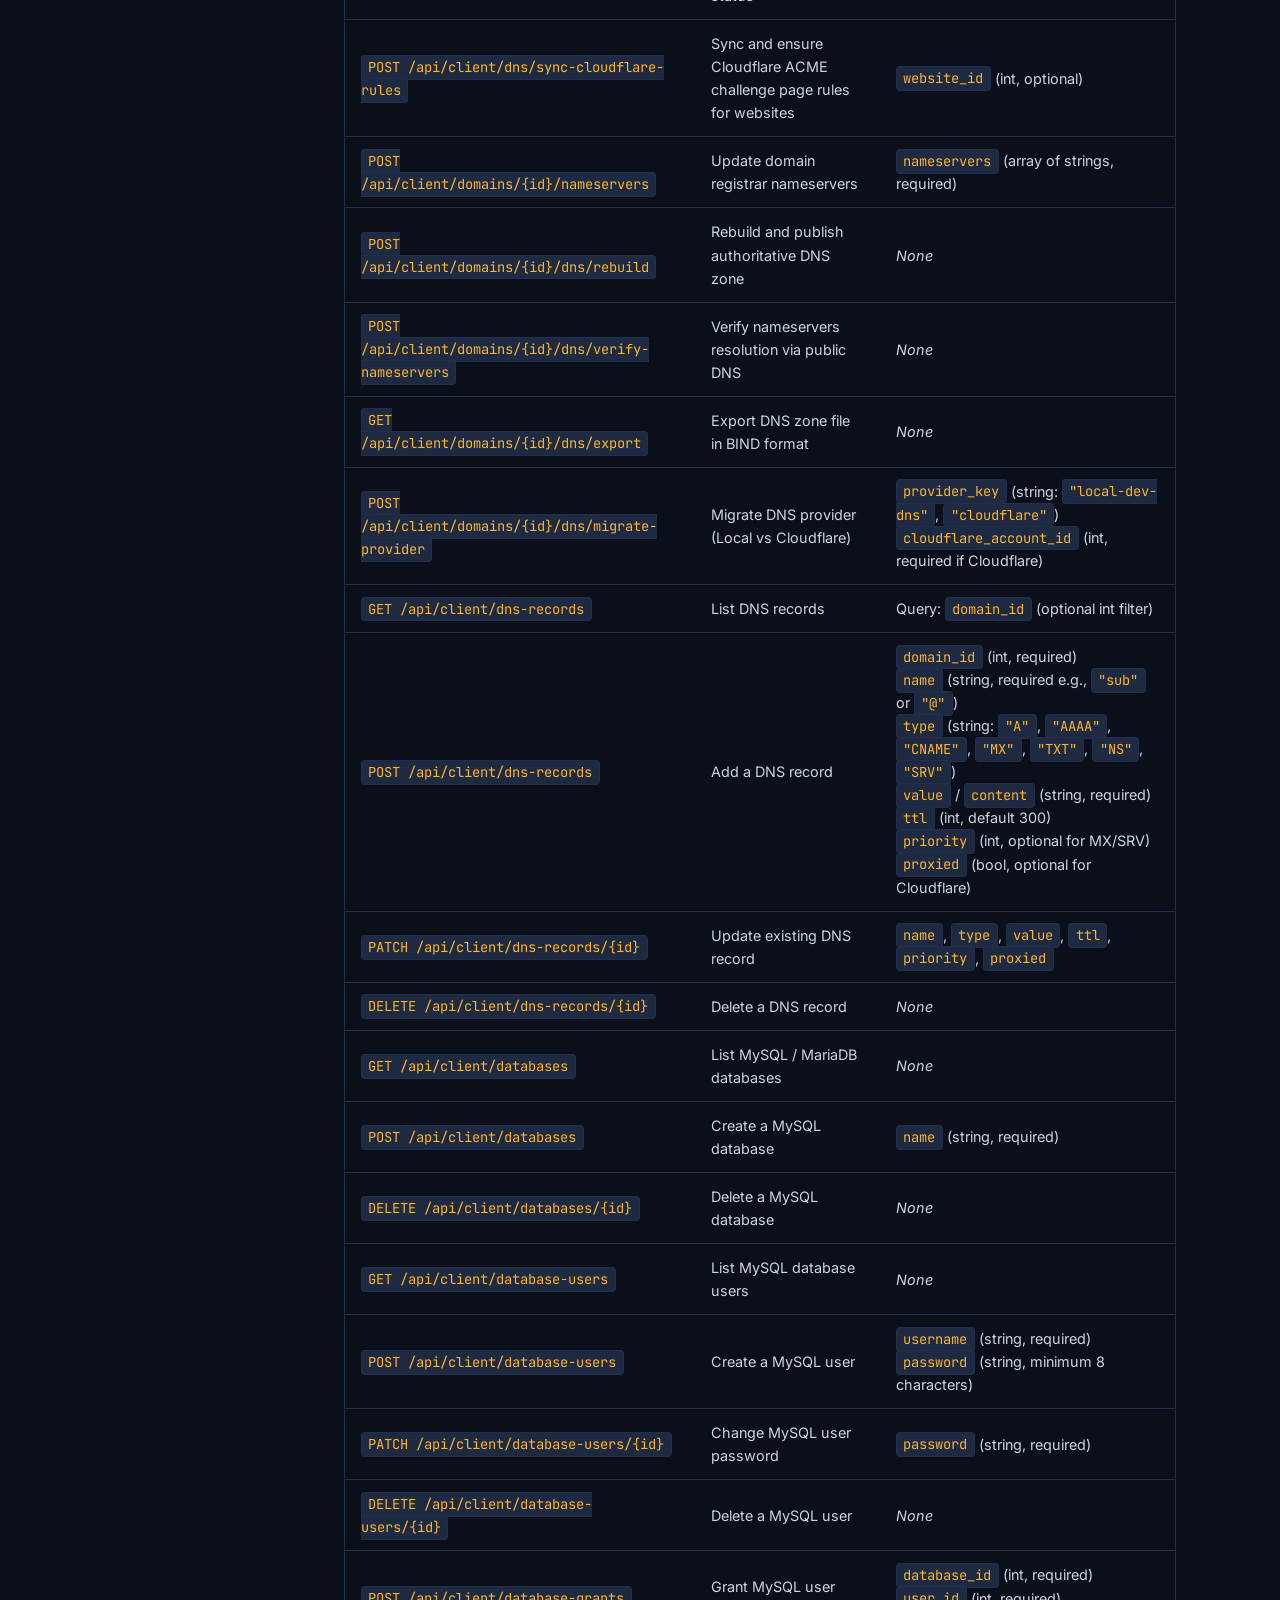
<file: docs.html>
<!DOCTYPE html>
<html lang="en">
<head>
    <meta charset="UTF-8">
    <meta name="viewport" content="width=device-width, initial-scale=1.0">
    <title>ZeroPanel Documentation · Shared Hosting Control Plane</title>
    <meta name="description" content="Complete single-page documentation for ZeroPanel: Installation, System Requirements, Basic Setup, Hosting Plans, Client Provisioning, Cloudflare DNS, Server Migration, and Architecture.">
    <link rel="icon" type="image/svg+xml" href="/assets/favicon-client.svg">
    <link rel="preconnect" href="https://fonts.googleapis.com">
    <link rel="preconnect" href="https://fonts.gstatic.com" crossorigin>
    <link href="https://fonts.googleapis.com/css2?family=Inter:wght@400;500;600;700;800&family=JetBrains+Mono:wght@400;600;700&display=swap" rel="stylesheet">
    <style>
        :root {
            --bg: #0b0f19;
            --surface: #151d30;
            --surface-2: #1e2942;
            --surface-elevated: #263556;
            
            --text: #f1f5f9;
            --text-secondary: #cbd5e1;
            --muted: #94a3b8;
            --line: #222f4c;
            --line-hover: #33446b;
            
            --brand: #fdb528;
            --brand-strong: #e8a417;
            --brand-ink: #8a5800;
            --brand-tint: rgba(253, 181, 40, 0.12);
            --brand-glow: rgba(253, 181, 40, 0.22);
            
            --accent: #2c3136;
            --accent-dark: #1e2528;
            
            --success: #22c55e;
            --success-ink: #86efac;
            --success-tint: rgba(34, 197, 94, 0.12);
            
            --warning: #f59e0b;
            --danger: #ef4444;
            --info: #3b82f6;
            --info-tint: rgba(59, 130, 246, 0.12);
            
            --shadow: 0 10px 28px rgba(0, 0, 0, 0.35);
            --shadow-premium: 0 20px 45px -10px rgba(0, 0, 0, 0.5);
            --transition: all 0.2s ease-in-out;
            
            --font-body: 'Inter', ui-sans-serif, system-ui, -apple-system, BlinkMacSystemFont, "Segoe UI", Roboto, sans-serif;
            --font-mono: 'JetBrains Mono', ui-monospace, SFMono-Regular, Menlo, Monaco, Consolas, monospace;
        }

        * {
            box-sizing: border-box;
            margin: 0;
            padding: 0;
        }

        html {
            scroll-behavior: smooth;
        }

        body {
            font-family: var(--font-body);
            background-color: var(--bg);
            color: var(--text);
            line-height: 1.6;
            -webkit-font-smoothing: antialiased;
        }

        /* Top Header */
        header {
            height: 64px;
            padding: 0 2rem;
            display: flex;
            justify-content: space-between;
            align-items: center;
            background: rgba(21, 29, 48, 0.9);
            backdrop-filter: blur(16px);
            border-bottom: 1px solid var(--line);
            position: sticky;
            top: 0;
            z-index: 100;
        }

        .brand {
            display: flex;
            align-items: center;
            gap: 12px;
            text-decoration: none;
            color: var(--text);
        }

        .brand-mark {
            width: 34px;
            height: 34px;
            background: var(--brand);
            color: var(--accent-dark);
            font-weight: 800;
            font-size: 18px;
            border-radius: 8px;
            display: flex;
            align-items: center;
            justify-content: center;
            box-shadow: 0 3px 10px var(--brand-glow);
        }

        .brand-text strong {
            font-size: 1.1rem;
            font-weight: 800;
        }

        .brand-text small {
            color: var(--brand);
            font-size: 0.75rem;
            font-weight: 600;
            margin-left: 6px;
        }

        .header-actions {
            display: flex;
            align-items: center;
            gap: 0.75rem;
        }

        .btn-nav {
            display: inline-flex;
            align-items: center;
            gap: 0.4rem;
            padding: 0.45rem 0.85rem;
            border-radius: 6px;
            font-size: 0.85rem;
            font-weight: 600;
            text-decoration: none;
            transition: var(--transition);
            border: 1px solid var(--line);
            background: var(--surface-2);
            color: var(--text);
        }

        .btn-nav:hover {
            border-color: var(--brand);
            color: var(--brand);
        }

        .btn-nav-primary {
            background: var(--brand);
            color: var(--accent-dark);
            border-color: var(--brand-strong);
        }

        .btn-nav-primary:hover {
            background: var(--brand-strong);
            color: var(--accent-dark);
        }

        /* Documentation Layout */
        .docs-container {
            display: grid;
            grid-template-columns: 280px minmax(0, 1fr);
            min-height: calc(100vh - 64px);
        }

        /* Sidebar Navigation */
        .docs-sidebar {
            position: sticky;
            top: 64px;
            height: calc(100vh - 64px);
            overflow-y: auto;
            background: var(--surface);
            border-right: 1px solid var(--line);
            padding: 1.5rem 1rem;
        }

        .docs-search {
            margin-bottom: 1.25rem;
            position: relative;
        }

        .docs-search input {
            width: 100%;
            padding: 0.55rem 0.75rem;
            background: var(--bg);
            border: 1px solid var(--line);
            border-radius: 6px;
            color: var(--text);
            font-size: 0.85rem;
            font-family: var(--font-body);
            outline: none;
        }

        .docs-search input:focus {
            border-color: var(--brand);
        }

        .nav-group-title {
            font-size: 0.72rem;
            font-weight: 700;
            text-transform: uppercase;
            letter-spacing: 0.08em;
            color: var(--brand);
            margin: 1.25rem 0.5rem 0.5rem;
        }

        .nav-menu {
            list-style: none;
        }

        .nav-menu li a {
            display: block;
            padding: 0.42rem 0.65rem;
            color: var(--muted);
            text-decoration: none;
            font-size: 0.86rem;
            font-weight: 500;
            border-radius: 6px;
            transition: var(--transition);
            line-height: 1.3;
        }

        .nav-menu li a:hover,
        .nav-menu li a.active {
            color: var(--text);
            background: var(--surface-2);
        }

        .nav-menu li a.active {
            color: var(--brand);
            font-weight: 700;
            border-left: 2px solid var(--brand);
            border-radius: 0 6px 6px 0;
        }

        /* Main Content Area */
        .docs-content {
            padding: 2.5rem 4rem 6rem;
            max-width: 960px;
        }

        .docs-section {
            margin-bottom: 4rem;
            padding-bottom: 2.5rem;
            border-bottom: 1px solid var(--line);
        }

        .docs-section:last-child {
            border-bottom: none;
        }

        .docs-section h1 {
            font-size: 2.5rem;
            font-weight: 800;
            letter-spacing: -0.025em;
            margin-bottom: 1rem;
            color: var(--text);
        }

        .docs-section h2 {
            font-size: 1.75rem;
            font-weight: 800;
            letter-spacing: -0.02em;
            margin: 2rem 0 1rem;
            color: var(--text);
        }

        .docs-section h3 {
            font-size: 1.25rem;
            font-weight: 700;
            margin: 1.5rem 0 0.75rem;
            color: var(--brand);
        }

        .docs-section h4 {
            font-size: 1rem;
            font-weight: 700;
            margin: 1.2rem 0 0.5rem;
            color: var(--text);
        }

        .docs-section p {
            color: var(--text-secondary);
            font-size: 1rem;
            margin-bottom: 1rem;
            line-height: 1.7;
        }

        .docs-section ul, .docs-section ol {
            margin: 0.5rem 0 1.25rem 1.5rem;
            color: var(--text-secondary);
        }

        .docs-section li {
            margin-bottom: 0.4rem;
            line-height: 1.6;
        }

        /* Callout Cards & Badges */
        .callout {
            padding: 1.2rem 1.4rem;
            border-radius: 10px;
            background: var(--surface);
            border: 1px solid var(--line);
            border-left: 4px solid var(--brand);
            margin: 1.25rem 0;
        }

        .callout-title {
            font-size: 0.92rem;
            font-weight: 700;
            color: var(--brand);
            margin-bottom: 0.4rem;
            display: flex;
            align-items: center;
            gap: 0.5rem;
        }

        .callout p {
            margin-bottom: 0;
            font-size: 0.92rem;
            color: var(--text-secondary);
        }

        .callout-info { border-left-color: var(--info); }
        .callout-info .callout-title { color: var(--info); }

        .callout-warning { border-left-color: var(--warning); }
        .callout-warning .callout-title { color: var(--warning); }

        /* Tables */
        .table-wrapper {
            overflow-x: auto;
            margin: 1.25rem 0;
            border-radius: 8px;
            border: 1px solid var(--line);
        }

        table {
            width: 100%;
            border-collapse: collapse;
            text-align: left;
            font-size: 0.9rem;
        }

        th {
            background: var(--surface-2);
            color: var(--text);
            font-weight: 700;
            padding: 0.75rem 1rem;
            border-bottom: 1px solid var(--line);
        }

        td {
            padding: 0.75rem 1rem;
            border-bottom: 1px solid var(--line);
            color: var(--text-secondary);
        }

        tr:last-child td {
            border-bottom: none;
        }

        /* Code Blocks */
        pre {
            background: #060911;
            border: 1px solid var(--line);
            border-radius: 8px;
            padding: 1.1rem;
            overflow-x: auto;
            font-family: var(--font-mono);
            font-size: 0.88rem;
            color: #e2e8f0;
            margin: 1rem 0 1.5rem;
            position: relative;
        }

        code {
            font-family: var(--font-mono);
            font-size: 0.86rem;
            background: var(--surface-2);
            color: var(--brand);
            padding: 0.15rem 0.4rem;
            border-radius: 4px;
            border: 1px solid var(--line);
        }

        pre code {
            background: transparent;
            color: inherit;
            padding: 0;
            border: none;
        }

        .badge-pill {
            display: inline-flex;
            align-items: center;
            gap: 0.4rem;
            padding: 0.25rem 0.65rem;
            background: var(--brand-tint);
            border: 1px solid rgba(253, 181, 40, 0.3);
            border-radius: 999px;
            font-size: 0.76rem;
            font-weight: 700;
            color: var(--brand);
            text-transform: uppercase;
        }

        /* Responsive UI */
        @media (max-width: 900px) {
            .docs-container {
                grid-template-columns: 1fr;
            }
            .docs-sidebar {
                display: none;
            }
            .docs-content {
                padding: 2rem 1.5rem 4rem;
            }
        }
    </style>
</head>
<body>

    <!-- Header -->
    <header>
        <a href="/" class="brand">
            <span class="brand-mark">M</span>
            <div class="brand-text">
                <strong>ZeroPanel</strong>
                <small>DOCS</small>
            </div>
        </a>
        <div class="header-actions">
            <a href="/" class="btn-nav">Home</a>
            <a href="docs.html" class="btn-nav btn-nav-primary">Docs</a>
        </div>
    </header>

    <div class="docs-container">
        <!-- Sidebar Navigation -->
        <aside class="docs-sidebar">
            <div class="docs-search">
                <input type="text" id="menu-search" placeholder="Search documentation..." onkeyup="filterDocsNav()">
            </div>
            
            <div class="nav-group-title">Getting Started</div>
            <ul class="nav-menu">
                <li><a href="#introduction" class="active">Introduction</a></li>
                <li><a href="#requirements">Requirements</a></li>
                <li><a href="#installation">Installation</a></li>
                <li><a href="#quick-start">Quick Start</a></li>
            </ul>

            <div class="nav-group-title">Operations &amp; Setup</div>
            <ul class="nav-menu">
                <li><a href="#basic-setup">Basic Setup</a></li>
                <li><a href="#admin-management">Admin Setup &amp; Recovery</a></li>
                <li><a href="#creating-plans">Hosting Plans Setup</a></li>
                <li><a href="#provisioning-clients">Client Provisioning</a></li>
                <li><a href="#cloudflare-dns">Cloudflare DNS Setup</a></li>
                <li><a href="#dns-domain-setup">Domain &amp; Subdomain DNS</a></li>
            </ul>

            <div class="nav-group-title">Architecture &amp; Data</div>
            <ul class="nav-menu">
                <li><a href="#current-build">Current Build Features</a></li>
                <li><a href="#how-it-works">How It Works</a></li>
                <li><a href="#data-layout">Data Layout</a></li>
                <li><a href="#service-command">Service Command</a></li>
                <li><a href="#server-migration">Server Migration</a></li>
                <li><a href="#local-development">Local &amp; Docker Dev</a></li>
                <li><a href="#thesis-direction">Thesis Integration</a></li>
                <li><a href="#next-steps">Implementation Roadmap</a></li>
            </ul>

            <div class="nav-group-title">API Reference</div>
            <ul class="nav-menu">
                <li><a href="#client-api">Client Area API</a></li>
                <li><a href="#admin-api">Admin API</a></li>
                <li><a href="#reseller-api">Reseller API</a></li>
            </ul>
        </aside>

        <!-- Main Content -->
        <main class="docs-content">

            <!-- INTRODUCTION -->
            <section id="introduction" class="docs-section">
                <span class="badge-pill">Overview</span>
                <h1>Introduction</h1>
                <p>ZeroPanel is a lightweight, self-hosted, hPanel-style shared hosting control panel. It provides a complete web hosting control plane designed for real account stacks, queued jobs, DNS management, SSL certificates, email services, databases, file managers, and backups.</p>
                
                <div class="callout">
                    <div class="callout-title">Core Philosophy</div>
                    <p>ZeroPanel uses a zero-external-framework Python HTTP API backed by SQLite WAL mode. Desired infrastructure state is written to SQLite, while a dedicated local Node Agent processes privileged operations asynchronously.</p>
                </div>

                <h3>Key Platform Highlights</h3>
                <ul>
                    <li><strong>Account Isolation:</strong> One dedicated Docker Compose stack per customer account (OpenLiteSpeed, MariaDB, phpMyAdmin, Filebrowser, SFTP, Mail).</li>
                    <li><strong>Audited Control Plane:</strong> Single SQLite database (`Zeropanel.sqlite3`) tracking users, websites, databases, mailboxes, and job logs.</li>
                    <li><strong>Built-in Security:</strong> Signed JWT session tokens, mandatory TOTP multi-factor authentication, and short-lived launch tokens for sub-services.</li>
                    <li><strong>Dual-Port Panel Architecture:</strong> Separate listening ports for Client (`8000`) and Admin (`8001`) to isolate administrative API routes.</li>
                </ul>
            </section>

            <!-- REQUIREMENTS -->
            <section id="requirements" class="docs-section">
                <span class="badge-pill">Prerequisites</span>
                <h1>Requirements</h1>
                <p>Before installing ZeroPanel, ensure your server or development environment satisfies the following system specifications:</p>

                <div class="table-wrapper">
                    <table>
                        <thead>
                            <tr>
                                <th>Component</th>
                                <th>Minimum Requirement</th>
                                <th>Recommended</th>
                            </tr>
                        </thead>
                        <tbody>
                            <tr>
                                <td><strong>Operating System</strong></td>
                                <td>Linux (Ubuntu 22.04 / 24.04 LTS, Debian 12) or macOS</td>
                                <td>Ubuntu 24.04 LTS Server</td>
                            </tr>
                            <tr>
                                <td><strong>Python</strong></td>
                                <td>Python 3.10+</td>
                                <td>Python 3.12+</td>
                            </tr>
                            <tr>
                                <td><strong>Container Engine</strong></td>
                                <td>Docker Engine 24.0+ &amp; Docker Compose v2</td>
                                <td>Docker Engine 26.0+</td>
                            </tr>
                            <tr>
                                <td><strong>System Tools</strong></td>
                                <td>`git`, `make`, `curl`, `tar`, `sqlite3`</td>
                                <td>`git`, `make`, `curl`, `rsync`</td>
                            </tr>
                            <tr>
                                <td><strong>Network Ports</strong></td>
                                <td>`8000` (Client), `8001` (Admin)</td>
                                <td>Public IPs for 80, 443, 53 (DNS), 587 (SMTP), 993 (IMAP)</td>
                            </tr>
                        </tbody>
                    </table>
                </div>
            </section>

            <!-- INSTALLATION -->
            <section id="installation" class="docs-section">
                <span class="badge-pill">Setup</span>
                <h1>Installation</h1>
                <p>Choose one of the following methods to install ZeroPanel on your host system.</p>

                <h3>Option A: Automated One-Line Install (Recommended)</h3>
                <p>Fresh clone and auto-installation using `git`:</p>
                <pre><code>git clone https://github.com/servermango/Zeropanel.git ZeroPanel &amp;&amp; cd ZeroPanel &amp;&amp; bash scripts/install.sh</code></pre>

                <h3>Option B: Archive Install (If Git is unavailable)</h3>
                <pre><code>mkdir ZeroPanel &amp;&amp; curl -fsSL https://codeload.github.com/servermango/Zeropanel/tar.gz/refs/heads/main | tar -xz -C ZeroPanel --strip-components=1 &amp;&amp; cd ZeroPanel &amp;&amp; bash scripts/install.sh</code></pre>

                <h3>Option C: Manual Makefile Step-by-Step</h3>
                <pre><code>cd ZeroPanel

# 1. Install system prerequisites, Python venv, Docker tools &amp; pre-pull images
make install

# 2. Check Python, Docker, and listening ports
make dev-init

# 3. Start the client and admin panel services (seeds dev data on first run)
make dev-up</code></pre>
            </section>

            <!-- QUICK START -->
            <section id="quick-start" class="docs-section">
                <span class="badge-pill">Getting Started</span>
                <h1>Quick Start</h1>
                <p>Once installation finishes, ZeroPanel runs as a local background daemon or development server.</p>

                <div class="table-wrapper">
                    <table>
                        <thead>
                            <tr>
                                <th>Interface</th>
                                <th>URL</th>
                                <th>Default Credentials</th>
                            </tr>
                        </thead>
                        <tbody>
                            <tr>
                                <td><strong>Client Portal</strong></td>
                                <td>`http://127.0.0.1:8000/`</td>
                                <td>`owner@example.mango.test` / `ChangeMe-DevOnly-123!`</td>
                            </tr>
                            <tr>
                                <td><strong>Admin Panel</strong></td>
                                <td>`http://127.0.0.1:8001/admin`</td>
                                <td>`admin@mango.test` / `ChangeMe-DevOnly-123!`</td>
                            </tr>
                            <tr>
                                <td><strong>Client Signup</strong></td>
                                <td>`http://127.0.0.1:8000/signup`</td>
                                <td>Self-service client registration</td>
                            </tr>
                            <tr>
                                <td><strong>System Status</strong></td>
                                <td>`http://127.0.0.1:8000/status`</td>
                                <td>Public platform feature state page</td>
                            </tr>
                        </tbody>
                    </table>
                </div>

                <div class="callout callout-info">
                    <div class="callout-title">Development 2FA Code</div>
                    <p>In development mode (`MP_DEV_AUTH_TEST_MODE=true`), the universal TOTP verification code is <code>000000</code>.</p>
                </div>
            </section>

            <!-- BASIC SETUP -->
            <section id="basic-setup" class="docs-section">
                <span class="badge-pill">Guide</span>
                <h1>Basic Setup</h1>
                <p>Follow these steps to configure your initial administrative credentials, define hosting plans, and provision your first customer accounts.</p>

                <h2 id="admin-management">1. Admin Setup &amp; Recovery</h2>
                <p>When starting ZeroPanel on a fresh database with zero admins, visiting `http://<server-ip>:8001/admin` automatically routes to the <strong>First-Admin Setup Page</strong> (`/admin/setup`).</p>
                
                <ul>
                    <li>Fill in the admin email address and password.</li>
                    <li>The system generates an initial TOTP authenticator secret and displays an `otpauth://` QR code.</li>
                    <li>Scan the QR code in Google Authenticator / 1Password and verify a code before completing setup.</li>
                    <li>Once an admin exists, public first-admin setup is permanently locked.</li>
                </ul>

                <h4>CLI Admin Recovery Tool</h4>
                <p>If an administrator loses password or 2FA access, run `scripts/admin_recovery.py` directly on the server host:</p>
                <pre><code># Reset admin password
sudo python3 scripts/admin_recovery.py --email admin@example.com --set-password

# Generate new TOTP secret &amp; display QR setup URI
sudo python3 scripts/admin_recovery.py --email admin@example.com --enable-totp

# Disable TOTP requirement for emergency login
sudo python3 scripts/admin_recovery.py --email admin@example.com --disable-totp</code></pre>

                <h2 id="creating-plans">2. Creating Hosting Plans</h2>
                <p>Before customer accounts can be provisioned, define at least one active <strong>Hosting Plan</strong> in the Admin Panel under <strong>Plans</strong> (`/admin#plans`).</p>

                <div class="table-wrapper">
                    <table>
                        <thead>
                            <tr>
                                <th>Plan Field</th>
                                <th>Description</th>
                                <th>Example Value</th>
                            </tr>
                        </thead>
                        <tbody>
                            <tr>
                                <td><strong>Name &amp; Slug</strong></td>
                                <td>Human readable label and identifier</td>
                                <td>`Starter Plan` (`starter`)</td>
                            </tr>
                            <tr>
                                <td><strong>CPU &amp; RAM Limit</strong></td>
                                <td>Per-account container execution limits</td>
                                <td>`1.0 CPU` / `512 MB RAM`</td>
                            </tr>
                            <tr>
                                <td><strong>Storage &amp; Inodes</strong></td>
                                <td>Disk quota in MB and file count limit</td>
                                <td>`10000 MB` / `250000 inodes`</td>
                            </tr>
                            <tr>
                                <td><strong>Website Count</strong></td>
                                <td>Maximum allowed hosted domains</td>
                                <td>`5 websites`</td>
                            </tr>
                            <tr>
                                <td><strong>Databases &amp; Mailboxes</strong></td>
                                <td>Max MySQL/PostgreSQL DBs and email accounts</td>
                                <td>`5 DBs` / `10 mailboxes`</td>
                            </tr>
                            <tr>
                                <td><strong>DNS Policy</strong></td>
                                <td>DNS provider selection (Local PowerDNS / Cloudflare)</td>
                                <td>`Cloudflare Managed`</td>
                            </tr>
                        </tbody>
                    </table>
                </div>

                <h2 id="provisioning-clients">3. Provisioning Customer Clients</h2>
                <p>Customer accounts can be created through two primary workflows:</p>

                <h4>Workflow A: Self-Service Signup Page (`/signup`)</h4>
                <ol>
                    <li>User visits `http://<server-ip>:8000/signup`.</li>
                    <li>Enters email, password, and selects an available hosting plan.</li>
                    <li>API executes `POST /api/public/signup`, generates customer credentials, sets up 2FA, and assigns an account ID (e.g., `u000001`).</li>
                </ol>

                <h4>Workflow B: Admin Dashboard Provisioning</h4>
                <ol>
                    <li>Admin opens <strong>Admin Panel &gt; Clients</strong>.</li>
                    <li>Clicks <strong>Create Client Account</strong>.</li>
                    <li>Enters user email, password, and selects the hosting plan.</li>
                    <li>The system creates the user, generates account directory structure under `user_files/accounts/<account_id>/`, and queues container deployment.</li>
                </ol>
            </section>

            <!-- CLOUDFLARE DNS -->
            <section id="cloudflare-dns" class="docs-section">
                <span class="badge-pill">DNS Integration</span>
                <h1>Cloudflare as DNS - Setup Instructions</h1>
                <p>ZeroPanel supports Cloudflare as an authoritative DNS provider for managed domains. Configure Cloudflare credentials in the Admin panel under <strong>DNS Settings</strong>.</p>

                <h3>Cloudflare API Prerequisites</h3>
                <ul>
                    <li><strong>Account ID:</strong> Found in the right sidebar of the Cloudflare Dashboard on any domain's Overview page.</li>
                    <li><strong>API Token:</strong> Generated under <strong>My Profile &gt; API Tokens</strong> in Cloudflare.</li>
                </ul>

                <div class="callout callout-warning">
                    <div class="callout-title">Required Token Permissions</div>
                    <p>The Cloudflare API Token must include these explicit permissions:<br>
                    • <strong>Zone &gt; Zone &gt; Edit</strong> (or Zone:Read for zone verification)<br>
                    • <strong>Zone &gt; DNS &gt; Edit</strong> (for managing DNS records)<br>
                    • <strong>Zone &gt; Page Rules &gt; Edit</strong> (Required: allows ZeroPanel to automatically create ACME HTTP-01 challenge bypass rules for SSL Auto-Issuance on Cloudflare-proxied domains)</p>
                </div>

                <h3>Automated ACME Challenge Page Rules</h3>
                <p>When a website is added or connected to ZeroPanel using Cloudflare DNS, ZeroPanel automatically creates a Cloudflare Page Rule targeting <code>http://*example.com/.well-known/acme-challenge/*</code> with action <code>always_use_https: off</code>. This prevents Cloudflare from redirecting Let's Encrypt HTTP ACME challenges to HTTPS port 443 before Caddy has issued an SSL certificate, eliminating <strong>HTTP 525 (SSL Handshake Failed)</strong> deadlocks.</p>

                <h3>Syncing Existing Websites</h3>
                <p>To add missing Cloudflare Page Rules to existing websites, you can use any of the following methods:</p>
                <ul>
                    <li><strong>API Endpoint (Client Area):</strong> <code>POST /api/client/dns/sync-cloudflare-rules</code></li>
                    <li><strong>API Endpoint (Admin Area):</strong> <code>POST /api/admin/dns/sync-cloudflare-rules</code></li>
                    <li><strong>CLI Script:</strong> Run <code>python scripts/sync_cloudflare_rules.py</code> on your server</li>
                </ul>
            </section>

            <!-- DOMAIN & SUBDOMAIN DNS SETUP -->
            <section id="dns-domain-setup" class="docs-section">
                <span class="badge-pill">DNS Routing</span>
                <h1>Domain &amp; Subdomain DNS Setup</h1>
                <p>To instruct users to set up a server domain or subdomain for ZeroPanel and tool access, create DNS A-records pointing to your server's IP address.</p>

                <div class="callout callout-info">
                    <div class="callout-title">Domain Setup Example</div>
                    <p>For example, if you want your users to reach the panel from <strong>hosting.servermango.com</strong>, create the following DNS A-records pointing to your server's public IP address:</p>
                </div>

                <div class="table-wrapper">
                    <table>
                        <thead>
                            <tr>
                                <th>Type</th>
                                <th>Name / Host</th>
                                <th>Target / Value</th>
                                <th>Purpose</th>
                            </tr>
                        </thead>
                        <tbody>
                            <tr>
                                <td><code>A</code></td>
                                <td><code>hosting.servermango.com</code> (or <code>@</code>)</td>
                                <td><code>&lt;SERVER_IP&gt;</code></td>
                                <td>Main panel and web traffic</td>
                            </tr>
                            <tr>
                                <td><code>A</code></td>
                                <td><code>*.files.hosting.servermango.com</code> (or <code>*.files</code>)</td>
                                <td><code>&lt;SERVER_IP&gt;</code></td>
                                <td>Per-account Filebrowser tool subdomain routing</td>
                            </tr>
                        </tbody>
                    </table>
                </div>

                <p>Once configured, access ZeroPanel at:</p>
                <ul>
                    <li><strong>Admin Panel:</strong> <code>http://hosting.servermango.com:8001/admin</code></li>
                    <li><strong>Client Panel:</strong> <code>http://hosting.servermango.com:8000/client</code> (or <code>http://hosting.servermango.com:8000/</code>)</li>
                </ul>
            </section>

            <!-- CURRENT BUILD -->
            <section id="current-build" class="docs-section">
                <span class="badge-pill">Architecture</span>
                <h1>Current Build Features</h1>
                <ul>
                    <li>Python standard-library HTTP API with zero framework overhead.</li>
                    <li>SQLite WAL-mode schema with versioned development seed data.</li>
                    <li>Public client signup (`/signup`), client portal (`/`), admin panel (`/admin`), and status page (`/status`).</li>
                    <li>Full coverage for websites, MySQL, PostgreSQL, mailboxes, SFTP, cron jobs, backups, Git deployments, and audit logs.</li>
                    <li>Node-agent job runner with simulated and Docker Compose execution modes.</li>
                    <li>Account-stack generator for OpenLiteSpeed, Filebrowser, phpMyAdmin, MariaDB, cron, SFTP, and shared mail scaffolding.</li>
                </ul>
            </section>

            <!-- SERVICE COMMAND -->
            <section id="service-command" class="docs-section">
                <span class="badge-pill">CLI Tooling</span>
                <h1>Service Command</h1>
                <p>ZeroPanel includes a portable service wrapper at <code>scripts/service</code> that manages background panel processes and agent workers without requiring `systemd`:</p>

                <pre><code># Service lifecycle management
bash scripts/service Zeropanel start
bash scripts/service Zeropanel status
bash scripts/service Zeropanel restart
bash scripts/service Zeropanel stop

# Makefile wrapper equivalent
make service ACTION=start
make service ACTION=status</code></pre>

                <div class="callout callout-warning">
                    <div class="callout-title">Production startup</div>
                    <p>On a production server, run the systemd service so the panel uses Docker mode and asynchronous agent jobs. This does not delete website content:</p>
                    <pre><code>cd /root/Zeropanel
sudo systemctl start Zeropanel.service
sudo systemctl status Zeropanel.service --no-pager

# The service must define:
# MP_ENV=production
# MP_AGENT_MODE=docker</code></pre>
                    <p>Do not start a second manual <code>python -m Zeropanel.app</code> process on ports 8000/8001.</p>
                </div>
            </section>

            <!-- HOW IT WORKS -->
            <section id="how-it-works" class="docs-section">
                <span class="badge-pill">Internals</span>
                <h1>How It Works</h1>
                <p>Request flow in one line:</p>
                <div class="callout callout-info">
                    <p><strong>Browser</strong> &rarr; <strong>Panel API</strong> (writes SQLite + enqueues job) &rarr; <strong>Local Agent</strong> (provisions files &amp; containers) &rarr; <strong>Status reported back to SQLite</strong> &rarr; <strong>UI displays result</strong></p>
                </div>
            </section>

            <!-- DATA LAYOUT -->
            <section id="data-layout" class="docs-section">
                <span class="badge-pill">Filesystem</span>
                <h1>Data Layout</h1>
                <p>All persistent control-plane state and customer hosting data lives under <code>user_files/</code>:</p>
                <pre><code>user_files/
  accounts/                 # per-customer hosting files  (MP_ACCOUNT_ROOT)
    u000001/
      account.json
      domains/&lt;domain&gt;/public_html/
      databases/  mail/  backups/  ssl/  git/  .runtime/
  data/                     # control-plane database       (MP_DATA_DIR)
    Zeropanel.sqlite3</code></pre>
            </section>

            <!-- SERVER MIGRATION -->
            <section id="server-migration" class="docs-section">
                <span class="badge-pill">Maintenance</span>
                <h1>Server Migration</h1>
                <p>Because all database state and customer files live inside `user_files/`, migration to a new server takes 5 simple steps:</p>

                <ol>
                    <li><strong>Stop Services:</strong> <code>bash scripts/service Zeropanel stop</code> on old server.</li>
                    <li><strong>Install on New Server:</strong> Run installation script on destination machine.</li>
                    <li><strong>Transfer `user_files/`:</strong> <code>rsync -avzP /path/to/old/user_files/ root@new-server:/path/to/new/user_files/</code></li>
                    <li><strong>Start Services &amp; Provision Stacks:</strong> <code>bash scripts/service Zeropanel start</code> &amp; run agent stack rebuild.</li>
                    <li><strong>Update DNS:</strong> Point A-records to the new server IP.</li>
                </ol>
            </section>

            <!-- LOCAL DEVELOPMENT -->
            <section id="local-development" class="docs-section">
                <span class="badge-pill">Developer</span>
                <h1>Local &amp; Docker Development</h1>
                <pre><code># Start lightweight dev server (Simulated Mode)
make dev-up

# Start full Docker hosting stack (OpenLiteSpeed, MariaDB, SFTP containers)
make dev-up-docker

# Run unit tests
make test

# Run API smoke test suite
make dev-smoke</code></pre>
            </section>

            <!-- THESIS DIRECTION -->
            <section id="thesis-direction" class="docs-section">
                <span class="badge-pill">Research</span>
                <h1>Thesis Integration Direction</h1>
                <p>ZeroPanel is evaluated as a case study for Tariq Abdullah's <strong>Cloud Definition Language (CDL)</strong> M.Tech thesis research, exploring how shared-hosting platform intent can be compiled into explainable infrastructure artifacts.</p>
            </section>

            <!-- NEXT STEPS -->
            <section id="next-steps" class="docs-section">
                <span class="badge-pill">Roadmap</span>
                <h1>Implementation Roadmap</h1>
                <ul>
                    <li><strong>Phase 1 (Implemented):</strong> Shared interfaces and control-plane schema.</li>
                    <li><strong>Phase 2 (Implemented):</strong> Local PowerDNS adapter, ACME provider, and mail edge scaffolding.</li>
                    <li><strong>Phase 3 (Implemented):</strong> Hardening, auth validation, and client dashboard metrics integration.</li>
                </ul>
            <!-- CLIENT AREA API REFERENCE -->
            <section id="client-api" class="docs-section">
                <span class="badge-pill">Developer API</span>
                <h1>Client Area API Reference &amp; Parameters</h1>
                <p>ZeroPanel provides a clean REST API for managing websites, DNS records, databases, mailboxes, cron jobs, files, SSL, and monitoring resource usage using API keys or Bearer JWT tokens.</p>

                <h3>1. API Key Guide — Client Panel</h3>

                <h4>How to Generate a Client API Key</h4>
                <p>Client API keys are <strong>scoped to a hosting account</strong>, not just a user. There are two ways to create one:</p>
                <ul>
                    <li><strong>In the UI:</strong> Log in to the Client Area (port <code>8000</code>), go to <strong>Account Settings &gt; API Tokens</strong>, click <strong>Generate Token</strong>, and enter a descriptive name.</li>
                    <li><strong>Via API (authenticated session or existing token):</strong>
                        <div class="code-block-wrapper">
                            <pre><code>POST /api/client/api-tokens
Content-Type: application/json
Authorization: Bearer mp_EXISTING_TOKEN

{"name": "My Automation Key"}</code></pre>
                        </div>
                        Response:
                        <div class="code-block-wrapper">
                            <pre><code>{"id": 3, "name": "My Automation Key", "token": "mp_a1b2c3d4e5f6..."}</code></pre>
                        </div>
                    </li>
                </ul>

                <div class="callout callout-warning">
                    <div class="callout-title">Plan Requirement: API Access Must Be Enabled</div>
                    <p>Client API tokens will be <strong>rejected at authentication time</strong> with <code>403 api_access_disabled_for_plan</code> unless the hosting account's plan has <strong>API Access</strong> enabled (<code>allow_api_access = true</code>). An admin must enable this flag on the plan. The API also blocks token <em>creation</em> at <code>POST /api/client/api-tokens</code> if the plan flag is off.</p>
                </div>

                <h4>Token Format</h4>
                <p>Client tokens are prefixed with <code>mp_</code> (without <code>admin</code> or <code>reseller</code> in the name), e.g. <code>mp_a1b2c3...</code>. The token is derived from <code>secrets.token_hex(32)</code> and SHA-256 hashed before storage — only shown once on creation.</p>

                <h4>Token Lifetime</h4>
                <p>Client tokens have <strong>no expiry by default</strong> (the <code>expires_at</code> field is NULL unless set). Use <code>DELETE /api/client/api-tokens/{id}</code> to revoke them.</p>

                <h4>Authentication Methods</h4>
                <div class="code-block-wrapper">
                    <pre><code># Option A: Bearer Header (Recommended)
Authorization: Bearer mp_YOUR_API_KEY

# Option B: X-API-Key Header
X-API-Key: mp_YOUR_API_KEY

# Option C: Query Parameter
GET /api/client/websites?api_key=mp_YOUR_API_KEY

# Optional: Scope to a specific hosting account (multi-account users)
X-Hosting-Account-ID: 2</code></pre>
                </div>

                <h4>Managing Client API Tokens via API</h4>
                <div class="table-wrapper">
                    <table>
                        <thead><tr><th>Method &amp; Endpoint</th><th>Description</th></tr></thead>
                        <tbody>
                            <tr><td><code>GET /api/client/api-tokens</code></td><td>List all tokens for the current hosting account</td></tr>
                            <tr><td><code>POST /api/client/api-tokens</code></td><td>Generate a new token — requires <code>{"name": "label"}</code> body</td></tr>
                            <tr><td><code>DELETE /api/client/api-tokens/{id}</code></td><td>Revoke a token by ID</td></tr>
                        </tbody>
                    </table>
                </div>

                <h3>2. Code Snippets</h3>
                <h4>cURL Example</h4>
                <div class="code-block-wrapper">
                    <pre><code># Create a new website
curl -X POST "http://your-server:8000/api/client/websites" \
     -H "Authorization: Bearer mp_YOUR_API_KEY" \
     -H "Content-Type: application/json" \
     -d '{"domain": "mysite.com", "php_version": "8.3"}'</code></pre>
                </div>

                <h4>Python Example</h4>
                <div class="code-block-wrapper">
                    <pre><code>import requests

API_KEY = "mp_YOUR_API_KEY"
BASE_URL = "http://your-server:8000"
headers = {"Authorization": f"Bearer {API_KEY}", "Content-Type": "application/json"}

# Add a new DNS A-record
payload = {
    "domain_id": 1,
    "name": "sub",
    "type": "A",
    "value": "127.0.0.1",
    "ttl": 300,
    "proxied": True
}
res = requests.post(f"{BASE_URL}/api/client/dns-records", headers=headers, json=payload)
print(res.json())</code></pre>
                </div>

                <h3>3. Complete Client Endpoint &amp; Parameter Reference</h3>
                <div class="table-wrapper">
                    <table>
                        <thead>
                            <tr>
                                <th>Method &amp; Endpoint</th>
                                <th>Description</th>
                                <th>Parameters &amp; Payload Fields</th>
                            </tr>
                        </thead>
                        <tbody>
                            <!-- Overview & Monitoring -->
                            <tr>
                                <td><code>GET /api/client/home</code></td>
                                <td>Account overview, quotas, and resource summary</td>
                                <td><em>None</em> (Optional query: <code>account_id</code>)</td>
                            </tr>
                            <tr>
                                <td><code>GET /api/client/resource-usage</code></td>
                                <td>CPU, Memory, Disk, and Inode trend metrics</td>
                                <td>Query: <code>range</code> (<code>30m</code> | <code>24h</code> | <code>7d</code> | <code>30d</code>)</td>
                            </tr>
                            <tr>
                                <td><code>POST /api/client/recalculate-usage</code></td>
                                <td>Trigger immediate disk and inode usage recalculation</td>
                                <td><em>None</em></td>
                            </tr>
                            <tr>
                                <td><code>GET /api/client/analytics</code></td>
                                <td>Web access and bandwidth analytics</td>
                                <td>Query: <code>website_id</code> (int), <code>range</code> (<code>24h</code> | <code>7d</code> | <code>30d</code>)</td>
                            </tr>
                            <tr>
                                <td><code>GET /api/client/php-info</code></td>
                                <td>Fetch PHP configuration for a website</td>
                                <td>Query: <code>website_id</code> (required, int)</td>
                            </tr>
                            <tr>
                                <td><code>GET /api/client/sync-jobs</code></td>
                                <td>List background stack sync jobs for account</td>
                                <td><em>None</em></td>
                            </tr>

                            <!-- Websites -->
                            <tr>
                                <td><code>GET /api/client/websites</code></td>
                                <td>List all websites on account</td>
                                <td><em>None</em></td>
                            </tr>
                            <tr>
                                <td><code>POST /api/client/websites</code></td>
                                <td>Create a new website</td>
                                <td>
                                    <code>domain</code> (string, required)<br>
                                    <code>php_version</code> (string: <code>"8.1"</code>, <code>"8.2"</code>, <code>"8.3"</code>)<br>
                                    <code>document_root</code> (string, optional)<br>
                                    <code>index_enabled</code> (bool, default true)<br>
                                    <code>modsec_enabled</code> (bool, default true)<br>
                                    <code>analytics_enabled</code> (bool, default true)
                                </td>
                            </tr>
                            <tr>
                                <td><code>PATCH /api/client/websites/{id}</code></td>
                                <td>Update website settings</td>
                                <td>
                                    <code>php_version</code> (string)<br>
                                    <code>index_enabled</code> (bool)<br>
                                    <code>modsec_enabled</code> (bool)<br>
                                    <code>analytics_enabled</code> (bool)
                                </td>
                            </tr>
                            <tr>
                                <td><code>DELETE /api/client/websites/{id}</code></td>
                                <td>Delete website and document root</td>
                                <td><em>None</em></td>
                            </tr>
                            <tr>
                                <td><code>POST /api/client/websites/{id}/connection-check</code></td>
                                <td>Test website OLS &amp; PHP-FPM connectivity</td>
                                <td><em>None</em></td>
                            </tr>
                            <tr>
                                <td><code>GET /api/client/php-versions</code></td>
                                <td>List supported server PHP versions</td>
                                <td><em>None</em></td>
                            </tr>

                            <!-- Domains & DNS -->
                            <tr>
                                <td><code>GET /api/client/domains</code></td>
                                <td>List account domains</td>
                                <td><em>None</em></td>
                            </tr>
                            <tr>
                                <td><code>POST /api/client/dns/check-domain</code></td>
                                <td>Check domain DNS availability &amp; Cloudflare zone status</td>
                                <td><code>domain</code> (string, required)</td>
                            </tr>
                            <tr>
                                <td><code>POST /api/client/dns/sync-cloudflare-rules</code></td>
                                <td>Sync and ensure Cloudflare ACME challenge page rules for websites</td>
                                <td><code>website_id</code> (int, optional)</td>
                            </tr>
                            <tr>
                                <td><code>POST /api/client/domains/{id}/nameservers</code></td>
                                <td>Update domain registrar nameservers</td>
                                <td><code>nameservers</code> (array of strings, required)</td>
                            </tr>
                            <tr>
                                <td><code>POST /api/client/domains/{id}/dns/rebuild</code></td>
                                <td>Rebuild and publish authoritative DNS zone</td>
                                <td><em>None</em></td>
                            </tr>
                            <tr>
                                <td><code>POST /api/client/domains/{id}/dns/verify-nameservers</code></td>
                                <td>Verify nameservers resolution via public DNS</td>
                                <td><em>None</em></td>
                            </tr>
                            <tr>
                                <td><code>GET /api/client/domains/{id}/dns/export</code></td>
                                <td>Export DNS zone file in BIND format</td>
                                <td><em>None</em></td>
                            </tr>
                            <tr>
                                <td><code>POST /api/client/domains/{id}/dns/migrate-provider</code></td>
                                <td>Migrate DNS provider (Local vs Cloudflare)</td>
                                <td>
                                    <code>provider_key</code> (string: <code>"local-dev-dns"</code>, <code>"cloudflare"</code>)<br>
                                    <code>cloudflare_account_id</code> (int, required if Cloudflare)
                                </td>
                            </tr>
                            <tr>
                                <td><code>GET /api/client/dns-records</code></td>
                                <td>List DNS records</td>
                                <td>Query: <code>domain_id</code> (optional int filter)</td>
                            </tr>
                            <tr>
                                <td><code>POST /api/client/dns-records</code></td>
                                <td>Add a DNS record</td>
                                <td>
                                    <code>domain_id</code> (int, required)<br>
                                    <code>name</code> (string, required e.g., <code>"sub"</code> or <code>"@"</code>)<br>
                                    <code>type</code> (string: <code>"A"</code>, <code>"AAAA"</code>, <code>"CNAME"</code>, <code>"MX"</code>, <code>"TXT"</code>, <code>"NS"</code>, <code>"SRV"</code>)<br>
                                    <code>value</code> / <code>content</code> (string, required)<br>
                                    <code>ttl</code> (int, default 300)<br>
                                    <code>priority</code> (int, optional for MX/SRV)<br>
                                    <code>proxied</code> (bool, optional for Cloudflare)
                                </td>
                            </tr>
                            <tr>
                                <td><code>PATCH /api/client/dns-records/{id}</code></td>
                                <td>Update existing DNS record</td>
                                <td><code>name</code>, <code>type</code>, <code>value</code>, <code>ttl</code>, <code>priority</code>, <code>proxied</code></td>
                            </tr>
                            <tr>
                                <td><code>DELETE /api/client/dns-records/{id}</code></td>
                                <td>Delete a DNS record</td>
                                <td><em>None</em></td>
                            </tr>

                            <!-- Databases -->
                            <tr>
                                <td><code>GET /api/client/databases</code></td>
                                <td>List MySQL / MariaDB databases</td>
                                <td><em>None</em></td>
                            </tr>
                            <tr>
                                <td><code>POST /api/client/databases</code></td>
                                <td>Create a MySQL database</td>
                                <td><code>name</code> (string, required)</td>
                            </tr>
                            <tr>
                                <td><code>DELETE /api/client/databases/{id}</code></td>
                                <td>Delete a MySQL database</td>
                                <td><em>None</em></td>
                            </tr>
                            <tr>
                                <td><code>GET /api/client/database-users</code></td>
                                <td>List MySQL database users</td>
                                <td><em>None</em></td>
                            </tr>
                            <tr>
                                <td><code>POST /api/client/database-users</code></td>
                                <td>Create a MySQL user</td>
                                <td>
                                    <code>username</code> (string, required)<br>
                                    <code>password</code> (string, minimum 8 characters)
                                </td>
                            </tr>
                            <tr>
                                <td><code>PATCH /api/client/database-users/{id}</code></td>
                                <td>Change MySQL user password</td>
                                <td><code>password</code> (string, required)</td>
                            </tr>
                            <tr>
                                <td><code>DELETE /api/client/database-users/{id}</code></td>
                                <td>Delete a MySQL user</td>
                                <td><em>None</em></td>
                            </tr>
                            <tr>
                                <td><code>POST /api/client/database-grants</code></td>
                                <td>Grant MySQL user database privileges</td>
                                <td>
                                    <code>database_id</code> (int, required)<br>
                                    <code>user_id</code> (int, required)<br>
                                    <code>privileges</code> (string, default <code>"ALL"</code>)
                                </td>
                            </tr>
                            <tr>
                                <td><code>DELETE /api/client/database-grants/{id}</code></td>
                                <td>Revoke database user grant</td>
                                <td><em>None</em></td>
                            </tr>
                            <tr>
                                <td><code>GET /api/client/pg-databases</code></td>
                                <td>List PostgreSQL databases</td>
                                <td><em>None</em></td>
                            </tr>
                            <tr>
                                <td><code>POST /api/client/pg-databases</code></td>
                                <td>Create a PostgreSQL database</td>
                                <td><code>name</code> (string, required)</td>
                            </tr>
                            <tr>
                                <td><code>DELETE /api/client/pg-databases/{id}</code></td>
                                <td>Delete a PostgreSQL database</td>
                                <td><em>None</em></td>
                            </tr>

                            <!-- Email / Mailboxes -->
                            <tr>
                                <td><code>GET /api/client/mailboxes</code></td>
                                <td>List email mailboxes</td>
                                <td><em>None</em></td>
                            </tr>
                            <tr>
                                <td><code>POST /api/client/mailboxes</code></td>
                                <td>Create an email mailbox</td>
                                <td>
                                    <code>email</code> (string, required e.g., <code>"user@domain.com"</code>)<br>
                                    <code>password</code> (string, minimum 8 characters)<br>
                                    <code>quota_mb</code> (int, default 1024)
                                </td>
                            </tr>
                            <tr>
                                <td><code>PATCH /api/client/mailboxes/{id}</code></td>
                                <td>Update mailbox password/quota</td>
                                <td>
                                    <code>password</code> (string, optional)<br>
                                    <code>quota_mb</code> (int, optional)
                                </td>
                            </tr>
                            <tr>
                                <td><code>DELETE /api/client/mailboxes/{id}</code></td>
                                <td>Delete an email mailbox</td>
                                <td><em>None</em></td>
                            </tr>
                            <tr>
                                <td><code>GET /api/client/mail-forwarders</code></td>
                                <td>List email forwarders</td>
                                <td><em>None</em></td>
                            </tr>
                            <tr>
                                <td><code>POST /api/client/mail-forwarders</code></td>
                                <td>Create an email forwarder</td>
                                <td>
                                    <code>source_email</code> (string, required)<br>
                                    <code>destination_email</code> (string, required)
                                </td>
                            </tr>
                            <tr>
                                <td><code>DELETE /api/client/mail-forwarders/{id}</code></td>
                                <td>Delete an email forwarder</td>
                                <td><em>None</em></td>
                            </tr>

                            <!-- SSH & FTP -->
                            <tr>
                                <td><code>GET /api/client/ssh</code></td>
                                <td>Get SSH access status &amp; connection details</td>
                                <td><em>None</em></td>
                            </tr>
                            <tr>
                                <td><code>POST /api/client/ssh/toggle</code></td>
                                <td>Enable or disable SSH shell access</td>
                                <td><code>enabled</code> (bool, required)</td>
                            </tr>
                            <tr>
                                <td><code>POST /api/client/ssh/password</code></td>
                                <td>Change account SSH / SFTP password</td>
                                <td><code>password</code> (string, minimum 8 characters)</td>
                            </tr>
                            <tr>
                                <td><code>GET /api/client/ftp-accounts</code></td>
                                <td>List custom FTP accounts</td>
                                <td><em>None</em></td>
                            </tr>
                            <tr>
                                <td><code>POST /api/client/ftp-accounts</code></td>
                                <td>Create a custom FTP account</td>
                                <td>
                                    <code>username</code> (string, required)<br>
                                    <code>password</code> (string, minimum 8 characters)<br>
                                    <code>path</code> (string, relative directory path)
                                </td>
                            </tr>
                            <tr>
                                <td><code>DELETE /api/client/ftp-accounts/{id}</code></td>
                                <td>Delete an FTP account</td>
                                <td><em>None</em></td>
                            </tr>
                            <tr>
                                <td><code>GET /api/client/files/launch</code></td>
                                <td>Generate single sign-on URL for File Manager</td>
                                <td>Query: <code>path</code> (optional directory path)</td>
                            </tr>

                            <!-- Cron Jobs, SSL, Security & Tools -->
                            <tr>
                                <td><code>GET /api/client/cron-jobs</code></td>
                                <td>List scheduled cron jobs</td>
                                <td><em>None</em></td>
                            </tr>
                            <tr>
                                <td><code>POST /api/client/cron-jobs</code></td>
                                <td>Create a scheduled cron job</td>
                                <td>
                                    <code>schedule</code> (string, standard 5-part cron syntax e.g. <code>"0 * * * *"</code>)<br>
                                    <code>command</code> (string, required e.g. <code>"php /home/public_html/cron.php"</code>)
                                </td>
                            </tr>
                            <tr>
                                <td><code>DELETE /api/client/cron-jobs/{id}</code></td>
                                <td>Delete a cron job</td>
                                <td><em>None</em></td>
                            </tr>
                            <tr>
                                <td><code>POST /api/client/ssl/issue</code></td>
                                <td>Issue Let's Encrypt SSL certificate for a website</td>
                                <td><code>website_id</code> (int, required)</td>
                            </tr>
                            <tr>
                                <td><code>POST /api/client/ssl/custom</code></td>
                                <td>Install custom SSL certificate</td>
                                <td>
                                    <code>website_id</code> (int, required)<br>
                                    <code>certificate</code> (PEM string, required)<br>
                                    <code>private_key</code> (PEM string, required)
                                </td>
                            </tr>
                            <tr>
                                <td><code>GET /api/client/backups</code></td>
                                <td>List website backup archives</td>
                                <td><em>None</em></td>
                            </tr>
                            <tr>
                                <td><code>POST /api/client/backups</code></td>
                                <td>Create a full website backup archive</td>
                                <td><code>website_id</code> (int, required)</td>
                            </tr>
                            <tr>
                                <td><code>POST /api/client/hotlink-protection</code></td>
                                <td>Configure image hotlink protection</td>
                                <td>
                                    <code>website_id</code> (int, required)<br>
                                    <code>enabled</code> (bool, required)<br>
                                    <code>allowed_domains</code> (array of strings)
                                </td>
                            </tr>
                            <tr>
                                <td><code>POST /api/client/ip-blocking</code></td>
                                <td>Configure IP blocking rules</td>
                                <td>
                                    <code>website_id</code> (int, required)<br>
                                    <code>blocked_ips</code> (array of IP strings)
                                </td>
                            </tr>
                            <tr>
                                <td><code>POST /api/client/directory-privacy</code></td>
                                <td>Password protect a website directory (.htpasswd)</td>
                                <td>
                                    <code>website_id</code> (int, required)<br>
                                    <code>path</code> (string, relative directory path)<br>
                                    <code>username</code> (string, required)<br>
                                    <code>password</code> (string, required)
                                </td>
                            </tr>
                            <tr>
                                <td><code>GET /api/client/api-tokens</code></td>
                                <td>List generated Client API keys</td>
                                <td><em>None</em></td>
                            </tr>
                            <tr>
                                <td><code>POST /api/client/api-tokens</code></td>
                                <td>Generate a new Client API key</td>
                                <td><code>name</code> (string, required descriptive label)</td>
                            </tr>
                            <tr>
                                <td><code>DELETE /api/client/api-tokens/{id}</code></td>
                                <td>Revoke/delete a Client API key</td>
                                <td><em>None</em></td>
                            </tr>
                        </tbody>
                    </table>
                </div>
            </section>

            <!-- ADMIN API -->
            <section id="admin-api" class="docs-section">
                <span class="badge-pill">Admin Panel</span>
                <h1>Admin API</h1>
                <p>The Admin API is available on port <code>8001</code> and is accessible only to authenticated admin accounts. All endpoints are prefixed with <code>/api/admin/</code>. Authenticate using a long-lived API token generated from the Admin panel.</p>

                <h3>API Key Guide — Admin Panel</h3>

                <h4>How to Generate an Admin API Key</h4>
                <p>Admin API keys are <strong>scoped to the individual admin account</strong> that created them. There are two ways to create one:</p>
                <ul>
                    <li><strong>In the UI:</strong> Log in to the Admin Panel (port <code>8001</code>), go to <strong>Settings &gt; API Tokens</strong>, click <strong>Generate Token</strong>, enter a name and optional permission scopes.</li>
                    <li><strong>Via API (requires an active admin session or existing <code>admins.manage</code> token):</strong>
                        <div class="code-block-wrapper">
                            <pre><code>POST /api/admin/api-tokens
Content-Type: application/json
Authorization: Bearer mp_admin_EXISTING_TOKEN

{"name": "CI/CD Pipeline Key", "permissions": ["clients.manage", "hosting.manage"]}</code></pre>
                        </div>
                        Response (token is shown <strong>only once</strong>):
                        <div class="code-block-wrapper">
                            <pre><code>{"id": 5, "name": "CI/CD Pipeline Key", "token": "mp_admin_a1b2c3d4...", "permissions": ["clients.manage", "hosting.manage"]}</code></pre>
                        </div>
                    </li>
                </ul>

                <div class="callout callout-warning">
                    <div class="callout-title">Requires <code>admins.manage</code> Permission</div>
                    <p>Creating or deleting Admin API tokens via <code>POST /api/admin/api-tokens</code> requires the acting admin to hold the <code>admins.manage</code> permission (or the wildcard <code>*</code> / <code>all</code>). <code>super_admin</code> accounts always pass this check. <code>system_admin</code> and <code>support_admin</code> roles do not hold this permission by default.</p>
                </div>

                <h4>Token Format</h4>
                <p>Admin tokens are prefixed with <code>mp_admin_</code> (e.g. <code>mp_admin_a1b2c3...</code>). The prefix is used at authentication time to route the request to the correct token table. The raw hex suffix is SHA-256 hashed before storage — only shown once on creation.</p>

                <h4>Token Lifetime</h4>
                <p>Admin tokens have <strong>no expiry by default</strong> (the <code>expires_at</code> column is NULL unless explicitly set). Revoke with <code>DELETE /api/admin/api-tokens/{id}</code>. <code>last_used_at</code> is updated on every successful request.</p>

                <h4>Authentication Method</h4>
                <div class="code-block-wrapper">
                    <pre><code># Bearer header (only supported method for admin tokens)
Authorization: Bearer mp_admin_YOUR_API_KEY

# X-API-Key header also accepted
X-API-Key: mp_admin_YOUR_API_KEY

# Query parameter also accepted
GET /api/admin/dashboard?api_key=mp_admin_YOUR_API_KEY</code></pre>
                </div>

                <h4>Permission Scopes (for API Token Access Control)</h4>
                <p>When creating an Admin API token you can restrict it to a subset of operations by passing a <code>permissions</code> array. The available permission strings are:</p>
                <div class="table-wrapper">
                    <table>
                        <thead><tr><th>Permission</th><th>Grants Access To</th><th>Default for Role</th></tr></thead>
                        <tbody>
                            <tr><td><code>*</code> or <code>all</code></td><td>Full admin access (wildcard)</td><td><code>super_admin</code></td></tr>
                            <tr><td><code>clients.manage</code></td><td>Create, update, delete, impersonate clients</td><td><code>system_admin</code></td></tr>
                            <tr><td><code>clients.read</code></td><td>Read-only access to client data</td><td><code>support_admin</code></td></tr>
                            <tr><td><code>hosting.manage</code></td><td>Provision, suspend, unsuspend, change plans</td><td><code>system_admin</code></td></tr>
                            <tr><td><code>hosting.read</code></td><td>Read-only access to hosting accounts</td><td><code>support_admin</code></td></tr>
                            <tr><td><code>dns.manage</code></td><td>DNS settings, domain operations</td><td><code>system_admin</code></td></tr>
                            <tr><td><code>dns.read</code></td><td>Read-only DNS data</td><td><code>support_admin</code></td></tr>
                            <tr><td><code>system.manage</code></td><td>Storage, networking, nodes, agent, status page</td><td><code>system_admin</code></td></tr>
                            <tr><td><code>admins.manage</code></td><td>Create admins, manage API tokens, manage 2FA</td><td><em>super_admin only</em></td></tr>
                            <tr><td><code>plans.manage</code></td><td>Create and update hosting plans and reseller plans</td><td><code>system_admin</code></td></tr>
                            <tr><td><code>impersonate</code></td><td>Login-as a client or reseller</td><td><em>super_admin only</em></td></tr>
                            <tr><td><code>billing.manage</code></td><td>Billing-related operations</td><td><code>system_admin</code></td></tr>
                        </tbody>
                    </table>
                </div>
                <p>A token's effective permission is the <strong>intersection</strong> of the token's own <code>permissions</code> array and the admin's role permissions. Granting <code>["*"]</code> on a <code>support_admin</code> token still limits it to the role's base permissions.</p>

                <h4>Managing Admin API Tokens via API</h4>
                <div class="table-wrapper">
                    <table>
                        <thead><tr><th>Method &amp; Endpoint</th><th>Description</th></tr></thead>
                        <tbody>
                            <tr><td><code>GET /api/admin/api-tokens</code></td><td>List tokens belonging to the authenticated admin</td></tr>
                            <tr><td><code>POST /api/admin/api-tokens</code></td><td>Create a new token — <code>admins.manage</code> required</td></tr>
                            <tr><td><code>DELETE /api/admin/api-tokens/{id}</code></td><td>Revoke a token by ID — <code>admins.manage</code> required</td></tr>
                        </tbody>
                    </table>
                </div>

                <h3>Admin API Endpoint Reference</h3>
                <div class="table-wrapper">
                    <table>
                        <thead>
                            <tr>
                                <th>Method &amp; Endpoint</th>
                                <th>Description</th>
                                <th>Parameters &amp; Payload Fields</th>
                            </tr>
                        </thead>
                        <tbody>
                            <!-- Authentication -->
                            <tr>
                                <td><code>POST /api/admin/auth/login</code></td>
                                <td>Authenticate admin and obtain a session token</td>
                                <td>
                                    <code>email</code> (string, required)<br>
                                    <code>password</code> (string, required)
                                </td>
                            </tr>
                            <tr>
                                <td><code>POST /api/admin/auth/totp/verify</code></td>
                                <td>Verify TOTP 2FA code to complete login</td>
                                <td><code>code</code> (string, 6-digit TOTP)</td>
                            </tr>
                            <tr>
                                <td><code>POST /api/admin/auth/logout</code></td>
                                <td>Invalidate the current admin session</td>
                                <td><em>None</em></td>
                            </tr>

                            <!-- Dashboard -->
                            <tr>
                                <td><code>GET /api/admin/dashboard</code></td>
                                <td>Admin dashboard overview with counts, jobs, and system stats</td>
                                <td><em>None</em></td>
                            </tr>
                            <tr>
                                <td><code>GET /api/admin/users</code></td>
                                <td>List all client users</td>
                                <td><em>None</em></td>
                            </tr>
                            <tr>
                                <td><code>GET /api/admin/account-stacks</code></td>
                                <td>List all account Docker Compose stacks with runtime state</td>
                                <td><em>None</em></td>
                            </tr>

                            <!-- Clients -->
                            <tr>
                                <td><code>GET /api/admin/clients</code></td>
                                <td>List all clients with hosting account details</td>
                                <td><em>None</em></td>
                            </tr>
                            <tr>
                                <td><code>POST /api/admin/clients</code></td>
                                <td>Create a new client account</td>
                                <td>
                                    <code>email</code> (string, required)<br>
                                    <code>password</code> (string, min 8 chars)<br>
                                    <code>full_name</code> (string, optional)
                                </td>
                            </tr>
                            <tr>
                                <td><code>PATCH /api/admin/clients/{id}</code></td>
                                <td>Update client email, name, or status</td>
                                <td>
                                    <code>email</code> (string, optional)<br>
                                    <code>full_name</code> (string, optional)<br>
                                    <code>status</code> (<code>"active"</code> | <code>"suspended"</code>)
                                </td>
                            </tr>
                            <tr>
                                <td><code>DELETE /api/admin/clients/{id}</code></td>
                                <td>Delete a client and all associated resources</td>
                                <td><em>None</em></td>
                            </tr>
                            <tr>
                                <td><code>POST /api/admin/clients/{id}/login-as</code></td>
                                <td>Impersonate a client and get a redirect URL to their panel</td>
                                <td><em>None</em></td>
                            </tr>

                            <!-- Hosting Accounts -->
                            <tr>
                                <td><code>GET /api/admin/hosting-accounts</code></td>
                                <td>List all hosting accounts with plan and node details</td>
                                <td><em>None</em></td>
                            </tr>
                            <tr>
                                <td><code>POST /api/admin/hosting-accounts</code></td>
                                <td>Provision a new hosting account for a client</td>
                                <td>
                                    <code>user_id</code> (int, required)<br>
                                    <code>plan_id</code> (int, required)<br>
                                    <code>node_id</code> (int, required)
                                </td>
                            </tr>
                            <tr>
                                <td><code>POST /api/admin/hosting-accounts/{id}/suspend</code></td>
                                <td>Suspend a hosting account</td>
                                <td><em>None</em></td>
                            </tr>
                            <tr>
                                <td><code>POST /api/admin/hosting-accounts/{id}/unsuspend</code></td>
                                <td>Unsuspend a previously suspended hosting account</td>
                                <td><em>None</em></td>
                            </tr>
                            <tr>
                                <td><code>PATCH /api/admin/hosting-accounts/{id}/plan</code></td>
                                <td>Change a hosting account's plan</td>
                                <td><code>plan_id</code> (int, required)</td>
                            </tr>
                            <tr>
                                <td><code>PATCH /api/admin/hosting-accounts/{id}/dns-provider</code></td>
                                <td>Override DNS provider for a specific hosting account</td>
                                <td>
                                    <code>dns_provider</code> (string: <code>"local-dev-dns"</code> | <code>"cloudflare"</code>)<br>
                                    <code>dns_provider_account_id</code> (int, optional)
                                </td>
                            </tr>

                            <!-- Plans -->
                            <tr>
                                <td><code>GET /api/admin/plans</code></td>
                                <td>List all hosting plans</td>
                                <td><em>None</em></td>
                            </tr>
                            <tr>
                                <td><code>POST /api/admin/plans</code></td>
                                <td>Create a new hosting plan</td>
                                <td>
                                    <code>name</code> (string, required)<br>
                                    <code>storage_mb</code> (int)<br>
                                    <code>memory_mb</code> (int)<br>
                                    <code>cpu_limit</code> (float)<br>
                                    <code>max_websites</code> (int)<br>
                                    <code>max_databases</code> (int)<br>
                                    <code>max_mailboxes</code> (int)<br>
                                    <code>max_cron_jobs</code> (int)<br>
                                    <code>dns_default_provider</code> (string)
                                </td>
                            </tr>
                            <tr>
                                <td><code>PATCH /api/admin/plans/{id}</code></td>
                                <td>Update an existing hosting plan</td>
                                <td>
                                    Same fields as POST plus:<br>
                                    <code>apply_to_existing_accounts</code> (bool)<br>
                                    <code>migrate_existing_domains</code> (bool)
                                </td>
                            </tr>
                            <tr>
                                <td><code>POST /api/admin/plans/{id}/recalculate_usage</code></td>
                                <td>Queue usage recalculation job for a specific plan</td>
                                <td><em>None</em></td>
                            </tr>
                            <tr>
                                <td><code>POST /api/admin/plans/recalculate_usage</code></td>
                                <td>Queue usage recalculation for all plans (or specific plan)</td>
                                <td><code>plan_id</code> (int, optional)</td>
                            </tr>

                            <!-- Nodes -->
                            <tr>
                                <td><code>GET /api/admin/nodes</code></td>
                                <td>List all registered server nodes</td>
                                <td><em>None</em></td>
                            </tr>
                            <tr>
                                <td><code>POST /api/admin/nodes</code></td>
                                <td>Register a new server node</td>
                                <td>
                                    <code>name</code> (string, required)<br>
                                    <code>hostname</code> (string, required)<br>
                                    <code>quota_backend</code> (string, default <code>"dev-simulator"</code>)
                                </td>
                            </tr>

                            <!-- Admins -->
                            <tr>
                                <td><code>GET /api/admin/admins</code></td>
                                <td>List all admin accounts</td>
                                <td><em>None</em></td>
                            </tr>
                            <tr>
                                <td><code>POST /api/admin/admins</code></td>
                                <td>Create a new admin account</td>
                                <td>
                                    <code>email</code> (string, required)<br>
                                    <code>password</code> (string, min 8 chars)<br>
                                    <code>full_name</code> (string, optional)<br>
                                    <code>role</code> (<code>"support_admin"</code> | <code>"system_admin"</code> | <code>"super_admin"</code>)
                                </td>
                            </tr>
                            <tr>
                                <td><code>POST /api/admin/admins/{id}/reset-password</code></td>
                                <td>Reset an admin account's password</td>
                                <td><code>password</code> (string, required)</td>
                            </tr>
                            <tr>
                                <td><code>POST /api/admin/admins/{id}/disable-2fa</code></td>
                                <td>Disable TOTP 2FA for an admin account</td>
                                <td><em>None</em></td>
                            </tr>
                            <tr>
                                <td><code>POST /api/admin/admins/{id}/enable-2fa</code></td>
                                <td>Enable and re-generate TOTP secret for an admin</td>
                                <td><em>None</em></td>
                            </tr>

                            <!-- API Tokens -->
                            <tr>
                                <td><code>GET /api/admin/api-tokens</code></td>
                                <td>List Admin API tokens for the authenticated admin</td>
                                <td><em>None</em></td>
                            </tr>
                            <tr>
                                <td><code>POST /api/admin/api-tokens</code></td>
                                <td>Generate a new Admin API token</td>
                                <td>
                                    <code>name</code> (string, required)<br>
                                    <code>permissions</code> (array of strings, default <code>["*"]</code>)
                                </td>
                            </tr>
                            <tr>
                                <td><code>DELETE /api/admin/api-tokens/{id}</code></td>
                                <td>Revoke an Admin API token</td>
                                <td><em>None</em></td>
                            </tr>

                            <!-- Reseller Plans -->
                            <tr>
                                <td><code>GET /api/admin/reseller-plans</code></td>
                                <td>List all reseller plans</td>
                                <td><em>None</em></td>
                            </tr>
                            <tr>
                                <td><code>POST /api/admin/reseller-plans</code></td>
                                <td>Create a new reseller plan</td>
                                <td>
                                    <code>name</code> (string, required)<br>
                                    <code>max_storage_mb</code> (int, default 50000)<br>
                                    <code>max_clients</code> (int, default 10)<br>
                                    <code>max_hosting_accounts</code> (int, default 20)<br>
                                    <code>max_ram_mb</code> (int, default 8192)<br>
                                    <code>max_websites</code> (int, default 50)<br>
                                    <code>max_databases</code> (int, default 50)<br>
                                    <code>max_subplans</code> (int, default 10)
                                </td>
                            </tr>
                            <tr>
                                <td><code>PATCH /api/admin/reseller-plans/{id}</code></td>
                                <td>Update a reseller plan</td>
                                <td>Same fields as POST</td>
                            </tr>
                            <tr>
                                <td><code>DELETE /api/admin/reseller-plans/{id}</code></td>
                                <td>Delete a reseller plan</td>
                                <td><em>None</em></td>
                            </tr>

                            <!-- Reseller Users -->
                            <tr>
                                <td><code>GET /api/admin/reseller-users</code></td>
                                <td>List all reseller users</td>
                                <td><em>None</em></td>
                            </tr>
                            <tr>
                                <td><code>POST /api/admin/reseller-users</code></td>
                                <td>Create a new reseller user</td>
                                <td>
                                    <code>email</code> (string, required)<br>
                                    <code>password</code> (string, min 8 chars)<br>
                                    <code>full_name</code> (string, optional)<br>
                                    <code>reseller_plan_id</code> (int, optional)
                                </td>
                            </tr>
                            <tr>
                                <td><code>PATCH /api/admin/reseller-users/{id}</code></td>
                                <td>Update reseller user status, name, or plan</td>
                                <td>
                                    <code>status</code> (<code>"active"</code> | <code>"suspended"</code>)<br>
                                    <code>full_name</code> (string, optional)<br>
                                    <code>reseller_plan_id</code> (int, optional)
                                </td>
                            </tr>
                            <tr>
                                <td><code>DELETE /api/admin/reseller-users/{id}</code></td>
                                <td>Delete a reseller user account</td>
                                <td><em>None</em></td>
                            </tr>
                            <tr>
                                <td><code>POST /api/admin/reseller-users/{id}/login-as</code></td>
                                <td>Impersonate a reseller and get a redirect URL to their panel</td>
                                <td><em>None</em></td>
                            </tr>

                            <!-- DNS & Domains -->
                            <tr>
                                <td><code>GET /api/admin/dns-settings</code></td>
                                <td>Get global DNS provider configuration</td>
                                <td><em>None</em></td>
                            </tr>
                            <tr>
                                <td><code>PATCH /api/admin/dns-settings</code></td>
                                <td>Update global DNS provider settings</td>
                                <td>DNS provider configuration payload</td>
                            </tr>
                            <tr>
                                <td><code>GET /api/admin/domains</code></td>
                                <td>List all domains across all accounts</td>
                                <td><em>None</em></td>
                            </tr>
                            <tr>
                                <td><code>POST /api/admin/domains</code></td>
                                <td>Add a domain for a client account</td>
                                <td>
                                    <code>user_id</code> (int, required)<br>
                                    <code>domain</code> (string, required)<br>
                                    <code>account_id</code> (int, optional)<br>
                                    <code>register</code> (bool, trigger registrar registration)<br>
                                    <code>registrar_provider_id</code> (int, optional)
                                </td>
                            </tr>
                            <tr>
                                <td><code>POST /api/admin/domains/{id}/dns/rebuild</code></td>
                                <td>Rebuild and publish the authoritative DNS zone for a domain</td>
                                <td><em>None</em></td>
                            </tr>
                            <tr>
                                <td><code>POST /api/admin/domains/{id}/dns/verify-nameservers</code></td>
                                <td>Verify nameserver propagation via public DNS</td>
                                <td><em>None</em></td>
                            </tr>
                            <tr>
                                <td><code>GET /api/admin/domains/{id}/dns/export</code></td>
                                <td>Export DNS zone in BIND format</td>
                                <td><em>None</em></td>
                            </tr>
                            <tr>
                                <td><code>POST /api/admin/domains/{id}/dns/migrate-provider</code></td>
                                <td>Migrate a domain to a different DNS provider</td>
                                <td>
                                    <code>dns_provider</code> (string: <code>"local-dev-dns"</code> | <code>"cloudflare"</code>)<br>
                                    <code>dns_provider_account_id</code> (int, optional)
                                </td>
                            </tr>
                            <tr>
                                <td><code>POST /api/admin/domains/dns/bulk-migrate-provider</code></td>
                                <td>Bulk migrate all (or selected) domains to a new DNS provider</td>
                                <td>
                                    <code>dns_provider</code> (string, required)<br>
                                    <code>domain_ids</code> (array of ints, optional)<br>
                                    <code>all</code> (bool, migrate all domains)
                                </td>
                            </tr>
                            <tr>
                                <td><code>POST /api/admin/domains/{id}/registrar-nameservers</code></td>
                                <td>Update domain nameservers via the registrar API</td>
                                <td><code>nameservers</code> (array of 2–4 nameserver strings)</td>
                            </tr>
                            <tr>
                                <td><code>GET /api/admin/registrars</code></td>
                                <td>List all configured domain registrar providers</td>
                                <td><em>None</em></td>
                            </tr>
                            <tr>
                                <td><code>POST /api/admin/registrars/{key}</code></td>
                                <td>Configure a registrar provider (e.g. <code>resellerclub</code>)</td>
                                <td>
                                    <code>api_key</code> (string, required)<br>
                                    <code>settings</code> (object, provider-specific)<br>
                                    <code>reseller_id</code> (string, required for ResellerClub)
                                </td>
                            </tr>

                            <!-- Cloudflare DNS Accounts & Rules -->
                            <tr>
                                <td><code>POST /api/admin/dns/sync-cloudflare-rules</code></td>
                                <td>Sync and ensure missing Cloudflare ACME challenge page rules system-wide</td>
                                <td><code>website_id</code> (int, optional)<br><code>account_id</code> (int, optional)</td>
                            </tr>
                            <tr>
                                <td><code>POST /api/admin/dns-providers/cloudflare/accounts</code></td>
                                <td>Add a Cloudflare account for DNS management</td>
                                <td>
                                    <code>display_name</code> (string, required)<br>
                                    <code>api_token</code> (string, required)<br>
                                    <code>account_name</code> (string, optional)<br>
                                    <code>external_account_id</code> (string, optional)
                                </td>
                            </tr>
                            <tr>
                                <td><code>PATCH /api/admin/dns-providers/cloudflare/accounts/{id}</code></td>
                                <td>Update a Cloudflare account configuration</td>
                                <td>
                                    <code>display_name</code> (string)<br>
                                    <code>api_token</code> (string, optional – rotates token)<br>
                                    <code>status</code> (<code>"active"</code> | <code>"disabled"</code>)
                                </td>
                            </tr>
                            <tr>
                                <td><code>DELETE /api/admin/dns-providers/cloudflare/accounts/{id}</code></td>
                                <td>Remove a Cloudflare account (must not be in use by any plan)</td>
                                <td><em>None</em></td>
                            </tr>
                            <tr>
                                <td><code>POST /api/admin/dns-providers/cloudflare/accounts/{id}/migrate-local</code></td>
                                <td>Migrate all domains in a Cloudflare account to local PowerDNS</td>
                                <td><em>None</em></td>
                            </tr>
                            <tr>
                                <td><code>POST /api/admin/dns-providers/{id}/test</code></td>
                                <td>Test DNS provider connectivity and credentials</td>
                                <td><code>provider_account_id</code> (int, optional)</td>
                            </tr>

                            <!-- Storage -->
                            <tr>
                                <td><code>GET /api/admin/storage/df</code></td>
                                <td>Get server disk filesystem usage summary</td>
                                <td><em>None</em></td>
                            </tr>
                            <tr>
                                <td><code>GET /api/admin/storage/live</code></td>
                                <td>Get live disk I/O read/write metrics</td>
                                <td><em>None</em></td>
                            </tr>
                            <tr>
                                <td><code>GET /api/admin/storage/live/stream</code></td>
                                <td>Server-Sent Events stream of live disk I/O metrics</td>
                                <td><em>None</em></td>
                            </tr>
                            <tr>
                                <td><code>GET /api/admin/storage/quotas</code></td>
                                <td>List per-account storage quota usage</td>
                                <td><em>None</em></td>
                            </tr>
                            <tr>
                                <td><code>GET /api/admin/storage/paths</code></td>
                                <td>Get size breakdown by major filesystem paths</td>
                                <td><em>None</em></td>
                            </tr>
                            <tr>
                                <td><code>POST /api/admin/storage/cleanup</code></td>
                                <td>Run storage cleanup for Docker, logs, and temp files</td>
                                <td>
                                    <code>clean_docker</code> (bool, default true)<br>
                                    <code>clean_logs</code> (bool, default true)<br>
                                    <code>clean_tmp</code> (bool, default true)
                                </td>
                            </tr>
                            <tr>
                                <td><code>GET /api/admin/storage/alerts</code></td>
                                <td>Get storage alert threshold settings</td>
                                <td><em>None</em></td>
                            </tr>
                            <tr>
                                <td><code>POST /api/admin/storage/alerts</code></td>
                                <td>Update storage alert threshold settings</td>
                                <td>Storage alert configuration payload</td>
                            </tr>

                            <!-- Networking -->
                            <tr>
                                <td><code>GET /api/admin/network/overview</code></td>
                                <td>Network overview including interface stats</td>
                                <td><em>None</em></td>
                            </tr>
                            <tr>
                                <td><code>GET /api/admin/network/live</code></td>
                                <td>Live network I/O throughput metrics</td>
                                <td><em>None</em></td>
                            </tr>
                            <tr>
                                <td><code>GET /api/admin/network/live/stream</code></td>
                                <td>Server-Sent Events stream of live network I/O</td>
                                <td><em>None</em></td>
                            </tr>
                            <tr>
                                <td><code>GET /api/admin/network/ips</code></td>
                                <td>List all registered server IP addresses</td>
                                <td><em>None</em></td>
                            </tr>
                            <tr>
                                <td><code>POST /api/admin/network/ips</code></td>
                                <td>Add a new server IP address</td>
                                <td>IP address configuration payload</td>
                            </tr>
                            <tr>
                                <td><code>PUT /api/admin/network/ips/{id}</code></td>
                                <td>Update a server IP address record</td>
                                <td>IP address configuration payload</td>
                            </tr>
                            <tr>
                                <td><code>DELETE /api/admin/network/ips/{id}</code></td>
                                <td>Remove a server IP address record</td>
                                <td><em>None</em></td>
                            </tr>
                            <tr>
                                <td><code>POST /api/admin/network/assign-account-ip</code></td>
                                <td>Assign (or clear) a dedicated IP for a hosting account</td>
                                <td>
                                    <code>account_id</code> (int, required)<br>
                                    <code>ip_id</code> (int, optional – omit to clear)
                                </td>
                            </tr>

                            <!-- Jobs & Agent -->
                            <tr>
                                <td><code>GET /api/admin/jobs</code></td>
                                <td>List recent background agent jobs (last 100)</td>
                                <td><em>None</em></td>
                            </tr>
                            <tr>
                                <td><code>GET /api/admin/job-events</code></td>
                                <td>List recent job event log entries (last 100)</td>
                                <td><em>None</em></td>
                            </tr>
                            <tr>
                                <td><code>POST /api/admin/jobs/{id}/retry</code></td>
                                <td>Retry a failed or queued agent job</td>
                                <td><em>None</em></td>
                            </tr>
                            <tr>
                                <td><code>POST /api/admin/agent/run-once</code></td>
                                <td>Trigger the agent to process one pending job</td>
                                <td><em>None</em></td>
                            </tr>
                            <tr>
                                <td><code>POST /api/admin/agent/run-all</code></td>
                                <td>Trigger the agent to process all pending jobs</td>
                                <td><em>None</em></td>
                            </tr>

                            <!-- Security & Audit -->
                            <tr>
                                <td><code>GET /api/admin/security/audit</code></td>
                                <td>Run and return a live server security audit report</td>
                                <td><em>None</em></td>
                            </tr>
                            <tr>
                                <td><code>GET /api/admin/audit-logs</code></td>
                                <td>List audit log entries (last 100)</td>
                                <td><em>None</em></td>
                            </tr>

                            <!-- System -->
                            <tr>
                                <td><code>GET /api/admin/system/default-page</code></td>
                                <td>Get the default landing page HTML content</td>
                                <td><em>None</em></td>
                            </tr>
                            <tr>
                                <td><code>POST /api/admin/system/default-page</code></td>
                                <td>Set custom default landing page HTML content</td>
                                <td><code>default_page_content</code> (string HTML, required)</td>
                            </tr>
                            <tr>
                                <td><code>POST /api/admin/system/default-page/reset</code></td>
                                <td>Reset the default landing page to the system default</td>
                                <td><em>None</em></td>
                            </tr>

                            <!-- Status Page -->
                            <tr>
                                <td><code>GET /api/admin/status</code></td>
                                <td>Get the public status page payload including health checks</td>
                                <td><em>None</em></td>
                            </tr>
                            <tr>
                                <td><code>POST /api/admin/status/incidents</code></td>
                                <td>Create a new status incident</td>
                                <td>
                                    <code>title</code> (string, required)<br>
                                    <code>severity</code> (<code>"minor"</code> | <code>"major"</code> | <code>"critical"</code>)<br>
                                    <code>state</code> (<code>"investigating"</code> | <code>"identified"</code> | <code>"monitoring"</code> | <code>"resolved"</code>)<br>
                                    <code>message</code> (string, optional)<br>
                                    <code>published</code> (bool, default true)
                                </td>
                            </tr>
                            <tr>
                                <td><code>GET /api/admin/status/incidents</code></td>
                                <td>List all status incidents with their update history</td>
                                <td><em>None</em></td>
                            </tr>
                            <tr>
                                <td><code>PATCH /api/admin/status/incidents/{id}</code></td>
                                <td>Update an incident's title, severity, state, or visibility</td>
                                <td>
                                    <code>title</code> (string)<br>
                                    <code>severity</code> (string)<br>
                                    <code>state</code> (string)<br>
                                    <code>published</code> (bool)
                                </td>
                            </tr>
                            <tr>
                                <td><code>DELETE /api/admin/status/incidents/{id}</code></td>
                                <td>Delete a status incident and all its updates</td>
                                <td><em>None</em></td>
                            </tr>
                            <tr>
                                <td><code>POST /api/admin/status/incidents/{id}/updates</code></td>
                                <td>Add an update to an existing incident</td>
                                <td>
                                    <code>state</code> (string, required)<br>
                                    <code>message</code> (string, optional)
                                </td>
                            </tr>
                            <tr>
                                <td><code>POST /api/admin/status/maintenance</code></td>
                                <td>Schedule a maintenance window</td>
                                <td>
                                    <code>title</code> (string, required)<br>
                                    <code>state</code> (<code>"scheduled"</code> | <code>"in_progress"</code> | <code>"completed"</code>)<br>
                                    <code>starts_at</code> (datetime string)<br>
                                    <code>ends_at</code> (datetime string)<br>
                                    <code>message</code> (string, optional)
                                </td>
                            </tr>
                            <tr>
                                <td><code>PATCH /api/admin/status/maintenance/{id}</code></td>
                                <td>Update the state or message of a maintenance window</td>
                                <td>
                                    <code>state</code> (string, optional)<br>
                                    <code>message</code> (string, optional)
                                </td>
                            </tr>
                            <tr>
                                <td><code>POST /api/admin/status/components</code></td>
                                <td>Update a status page component's health status</td>
                                <td>
                                    <code>component_id</code> (int or string)<br>
                                    <code>status</code> (<code>"operational"</code> | <code>"degraded"</code> | <code>"partial_outage"</code> | <code>"major_outage"</code>)
                                </td>
                            </tr>
                            <tr>
                                <td><code>PATCH /api/admin/status/components/{id}</code></td>
                                <td>Update a specific status component by ID</td>
                                <td><code>status</code> (string, required)</td>
                            </tr>
                            <tr>
                                <td><code>POST /api/admin/status/checks/{id}/run</code></td>
                                <td>Manually trigger a status health check</td>
                                <td><em>None</em></td>
                            </tr>
                        </tbody>
                    </table>
                </div>
            </section>

            <!-- RESELLER API -->
            <section id="reseller-api" class="docs-section">
                <span class="badge-pill">Reseller Panel</span>
                <h1>Reseller API</h1>
                <p>The Reseller API is available on port <code>8002</code> (or the configured reseller port) and is accessible to reseller accounts. All endpoints are prefixed with <code>/api/reseller/</code>. Authenticate using a long-lived Reseller API token.</p>

                <h3>API Key Guide — Reseller Panel</h3>

                <h4>How to Generate a Reseller API Key</h4>
                <p>Reseller API keys are <strong>scoped to the reseller user account</strong>. There are two ways to create one:</p>
                <ul>
                    <li><strong>In the UI:</strong> Log in to the Reseller Panel (port <code>8002</code>), go to <strong>Settings &gt; API Tokens</strong> (shown under the Admins page), click <strong>Generate Token</strong>, and enter a name.</li>
                    <li><strong>Via API (requires an active reseller session or existing reseller token):</strong>
                        <div class="code-block-wrapper">
                            <pre><code>POST /api/reseller/api-tokens
Content-Type: application/json
Authorization: Bearer mp_reseller_EXISTING_TOKEN

{"name": "Provisioning Bot", "permissions": ["*"]}</code></pre>
                        </div>
                        Response (token is shown <strong>only once</strong>):
                        <div class="code-block-wrapper">
                            <pre><code>{"token_id": 2, "token": "mp_reseller_a1b2c3d4...", "name": "Provisioning Bot"}</code></pre>
                        </div>
                    </li>
                </ul>

                <h4>Token Format</h4>
                <p>Reseller tokens are prefixed with <code>mp_reseller_</code> (e.g. <code>mp_reseller_a1b2c3...</code>). The prefix routes the token to the <code>reseller_api_tokens</code> table at authentication time. The raw 20-byte hex suffix is SHA-256 hashed before storage — only shown once on creation.</p>

                <h4>Token Lifetime</h4>
                <p>Reseller tokens are created with an expiry of <strong>365 days from creation</strong> (<code>expires_at = now + 31536000</code>). After expiry the server returns <code>401 reseller_api_token_expired</code>. Generate a new token to replace an expired one.</p>

                <h4>Authentication Methods</h4>
                <div class="code-block-wrapper">
                    <pre><code># Bearer header (recommended)
Authorization: Bearer mp_reseller_YOUR_API_KEY

# X-API-Key header also accepted
X-API-Key: mp_reseller_YOUR_API_KEY

# Query parameter also accepted
GET /api/reseller/dashboard?api_key=mp_reseller_YOUR_API_KEY</code></pre>
                </div>

                <h4>Permission Scopes</h4>
                <p>When creating a Reseller API token you can pass a <code>permissions</code> array to narrow its scope. Reseller tokens do not map to named roles — the <code>permissions</code> field is stored as a JSON array and compared directly. Use <code>["*"]</code> for full reseller access.</p>
                <div class="callout">
                    <div class="callout-title">Reseller Scope Is Always Enforced</div>
                    <p>Regardless of the token's permission array, all reseller routes are automatically scoped to <em>resources owned by that reseller</em>. A reseller token can never read or modify another reseller's clients, plans, or accounts. The <code>reseller_id</code> from the authenticated token is injected into every query.</p>
                </div>

                <h4>Managing Reseller API Tokens via API</h4>
                <div class="table-wrapper">
                    <table>
                        <thead><tr><th>Method &amp; Endpoint</th><th>Description</th></tr></thead>
                        <tbody>
                            <tr><td><code>GET /api/reseller/api-tokens</code></td><td>List all tokens for the authenticated reseller</td></tr>
                            <tr><td><code>POST /api/reseller/api-tokens</code></td><td>Create a new token — any authenticated reseller can do this</td></tr>
                            <tr><td><code>DELETE /api/reseller/api-tokens/{id}</code></td><td>Revoke a token by ID</td></tr>
                        </tbody>
                    </table>
                </div>

                <div class="callout">
                    <div class="callout-title">Admin API Fallback</div>
                    <p>Unmatched reseller routes automatically fall through to the Admin API handler (with the reseller acting as a scoped admin). This means most admin-level read operations are also accessible via the <code>/api/reseller/</code> prefix.</p>
                </div>

                <h3>Reseller API Endpoint Reference</h3>
                <div class="table-wrapper">
                    <table>
                        <thead>
                            <tr>
                                <th>Method &amp; Endpoint</th>
                                <th>Description</th>
                                <th>Parameters &amp; Payload Fields</th>
                            </tr>
                        </thead>
                        <tbody>
                            <!-- Authentication -->
                            <tr>
                                <td><code>POST /api/reseller/auth/login</code></td>
                                <td>Authenticate reseller and obtain a session token</td>
                                <td>
                                    <code>email</code> (string, required)<br>
                                    <code>password</code> (string, required)
                                </td>
                            </tr>
                            <tr>
                                <td><code>POST /api/reseller/auth/totp/verify</code></td>
                                <td>Verify TOTP 2FA code to complete reseller login</td>
                                <td><code>code</code> (string, 6-digit TOTP)</td>
                            </tr>
                            <tr>
                                <td><code>POST /api/reseller/auth/logout</code></td>
                                <td>Invalidate the current reseller session</td>
                                <td><em>None</em></td>
                            </tr>

                            <!-- Dashboard -->
                            <tr>
                                <td><code>GET /api/reseller/dashboard</code></td>
                                <td>Reseller dashboard overview with sub-client, account, and storage stats</td>
                                <td><em>None</em></td>
                            </tr>
                            <tr>
                                <td><code>GET /api/reseller/users</code></td>
                                <td>List all sub-clients created by this reseller</td>
                                <td><em>None</em></td>
                            </tr>
                            <tr>
                                <td><code>GET /api/reseller/account-stacks</code></td>
                                <td>List all hosting accounts belonging to reseller's sub-clients</td>
                                <td><em>None</em></td>
                            </tr>
                            <tr>
                                <td><code>GET /api/reseller/job-events</code></td>
                                <td>List recent background job events (last 50)</td>
                                <td><em>None</em></td>
                            </tr>

                            <!-- Sub-Clients -->
                            <tr>
                                <td><code>GET /api/reseller/clients</code></td>
                                <td>List all sub-clients with their hosting accounts</td>
                                <td><em>None</em></td>
                            </tr>
                            <tr>
                                <td><code>POST /api/reseller/clients</code></td>
                                <td>Create a new sub-client under this reseller</td>
                                <td>
                                    <code>email</code> (string, required)<br>
                                    <code>password</code> (string, min 8 chars)<br>
                                    <code>full_name</code> (string, optional)
                                </td>
                            </tr>
                            <tr>
                                <td><code>PATCH /api/reseller/clients/{id}</code></td>
                                <td>Update a sub-client's status or name</td>
                                <td>
                                    <code>status</code> (<code>"active"</code> | <code>"suspended"</code>)<br>
                                    <code>full_name</code> (string, optional)
                                </td>
                            </tr>
                            <tr>
                                <td><code>DELETE /api/reseller/clients/{id}</code></td>
                                <td>Delete a sub-client account</td>
                                <td><em>None</em></td>
                            </tr>

                            <!-- Sub-Plans -->
                            <tr>
                                <td><code>GET /api/reseller/plans</code></td>
                                <td>List all hosting plans created by this reseller</td>
                                <td><em>None</em></td>
                            </tr>
                            <tr>
                                <td><code>POST /api/reseller/plans</code></td>
                                <td>Create a new sub-plan (limits enforced by the reseller's master plan)</td>
                                <td>
                                    <code>name</code> (string, required)<br>
                                    <code>storage_mb</code> (int, ≤ master plan limit)<br>
                                    <code>memory_mb</code> (int, ≤ master plan limit)<br>
                                    <code>max_websites</code> (int, ≤ master plan limit)<br>
                                    <code>max_databases</code> (int, ≤ master plan limit)<br>
                                    <code>max_mailboxes</code> (int)<br>
                                    <code>max_cron_jobs</code> (int)
                                </td>
                            </tr>

                            <!-- Hosting Accounts -->
                            <tr>
                                <td><code>POST /api/reseller/hosting-accounts</code></td>
                                <td>Provision a hosting account for a sub-client using a reseller sub-plan</td>
                                <td>
                                    <code>user_id</code> (int, must belong to this reseller)<br>
                                    <code>plan_id</code> (int, must be a reseller sub-plan)
                                </td>
                            </tr>

                            <!-- Storage -->
                            <tr>
                                <td><code>GET /api/reseller/storage/df</code></td>
                                <td>Get aggregated storage usage across all reseller sub-accounts</td>
                                <td><em>None</em></td>
                            </tr>
                            <tr>
                                <td><code>GET /api/reseller/storage/live</code></td>
                                <td>Live disk I/O metrics scoped to reseller accounts</td>
                                <td><em>None</em></td>
                            </tr>
                            <tr>
                                <td><code>GET /api/reseller/storage/quotas</code></td>
                                <td>Per-account storage quota usage for reseller sub-accounts</td>
                                <td><em>None</em></td>
                            </tr>
                            <tr>
                                <td><code>GET /api/reseller/storage/paths</code></td>
                                <td>Size breakdown by major filesystem paths</td>
                                <td><em>None</em></td>
                            </tr>
                            <tr>
                                <td><code>POST /api/reseller/storage/cleanup</code></td>
                                <td>Run storage cleanup for Docker, logs, and temp files</td>
                                <td>
                                    <code>clean_docker</code> (bool, default true)<br>
                                    <code>clean_logs</code> (bool, default true)<br>
                                    <code>clean_tmp</code> (bool, default true)
                                </td>
                            </tr>
                            <tr>
                                <td><code>GET /api/reseller/storage/alerts</code></td>
                                <td>Get storage alert threshold settings</td>
                                <td><em>None</em></td>
                            </tr>

                            <!-- Networking -->
                            <tr>
                                <td><code>GET /api/reseller/network/overview</code></td>
                                <td>Network overview for reseller-scoped accounts</td>
                                <td><em>None</em></td>
                            </tr>
                            <tr>
                                <td><code>GET /api/reseller/network/live</code></td>
                                <td>Live network I/O metrics scoped to reseller accounts</td>
                                <td><em>None</em></td>
                            </tr>
                            <tr>
                                <td><code>GET /api/reseller/network/ips</code></td>
                                <td>List all server IP addresses</td>
                                <td><em>None</em></td>
                            </tr>

                            <!-- DNS & Domains -->
                            <tr>
                                <td><code>GET /api/reseller/dns-settings</code></td>
                                <td>Get global DNS provider configuration</td>
                                <td><em>None</em></td>
                            </tr>
                            <tr>
                                <td><code>GET /api/reseller/domains</code></td>
                                <td>List all domains belonging to reseller sub-clients</td>
                                <td><em>None</em></td>
                            </tr>
                            <tr>
                                <td><code>GET /api/reseller/dns-providers/cloudflare/accounts</code></td>
                                <td>List Cloudflare DNS accounts visible to this reseller</td>
                                <td><em>None</em></td>
                            </tr>
                            <tr>
                                <td><code>GET /api/reseller/registrars</code></td>
                                <td>List domain registrar providers</td>
                                <td><em>None</em></td>
                            </tr>

                            <!-- Security & Profile -->
                            <tr>
                                <td><code>GET /api/reseller/security/audit</code></td>
                                <td>Run and return a live server security audit report</td>
                                <td><em>None</em></td>
                            </tr>
                            <tr>
                                <td><code>GET /api/reseller/admins</code></td>
                                <td>Get the reseller's own profile and API token list</td>
                                <td><em>None</em></td>
                            </tr>

                            <!-- API Tokens -->
                            <tr>
                                <td><code>GET /api/reseller/api-tokens</code></td>
                                <td>List Reseller API tokens</td>
                                <td><em>None</em></td>
                            </tr>
                            <tr>
                                <td><code>POST /api/reseller/api-tokens</code></td>
                                <td>Generate a new Reseller API token</td>
                                <td>
                                    <code>name</code> (string, required)<br>
                                    <code>permissions</code> (array of strings, default <code>["*"]</code>)
                                </td>
                            </tr>
                            <tr>
                                <td><code>DELETE /api/reseller/api-tokens/{id}</code></td>
                                <td>Revoke a Reseller API token</td>
                                <td><em>None</em></td>
                            </tr>

                            <!-- System -->
                            <tr>
                                <td><code>GET /api/reseller/status</code></td>
                                <td>Get the current system and service status payload</td>
                                <td><em>None</em></td>
                            </tr>
                            <tr>
                                <td><code>GET /api/reseller/default-page</code></td>
                                <td>Get the default landing page content</td>
                                <td><em>None</em></td>
                            </tr>
                        </tbody>
                    </table>
                </div>
            </section>

        </main>
    </div>

    <script>
        // Sidebar Navigation Active Link Highlight on Scroll
        const sections = document.querySelectorAll('.docs-section');
        const navLinks = document.querySelectorAll('.nav-menu li a');

        window.addEventListener('scroll', () => {
            let current = '';
            sections.forEach(section => {
                const sectionTop = section.offsetTop - 100;
                if (pageYOffset >= sectionTop) {
                    current = section.getAttribute('id');
                }
            });

            navLinks.forEach(link => {
                link.classList.remove('active');
                if (link.getAttribute('href') === `#${current}`) {
                    link.classList.add('active');
                }
            });
        });

        // Filter Sidebar Nav via Search Input
        function filterDocsNav() {
            const input = document.getElementById('menu-search').value.toLowerCase();
            const items = document.querySelectorAll('.nav-menu li');
            items.forEach(item => {
                const text = item.textContent.toLowerCase();
                item.style.display = text.includes(input) ? '' : 'none';
            });
        }
    </script>
</body>
</html>
</file>
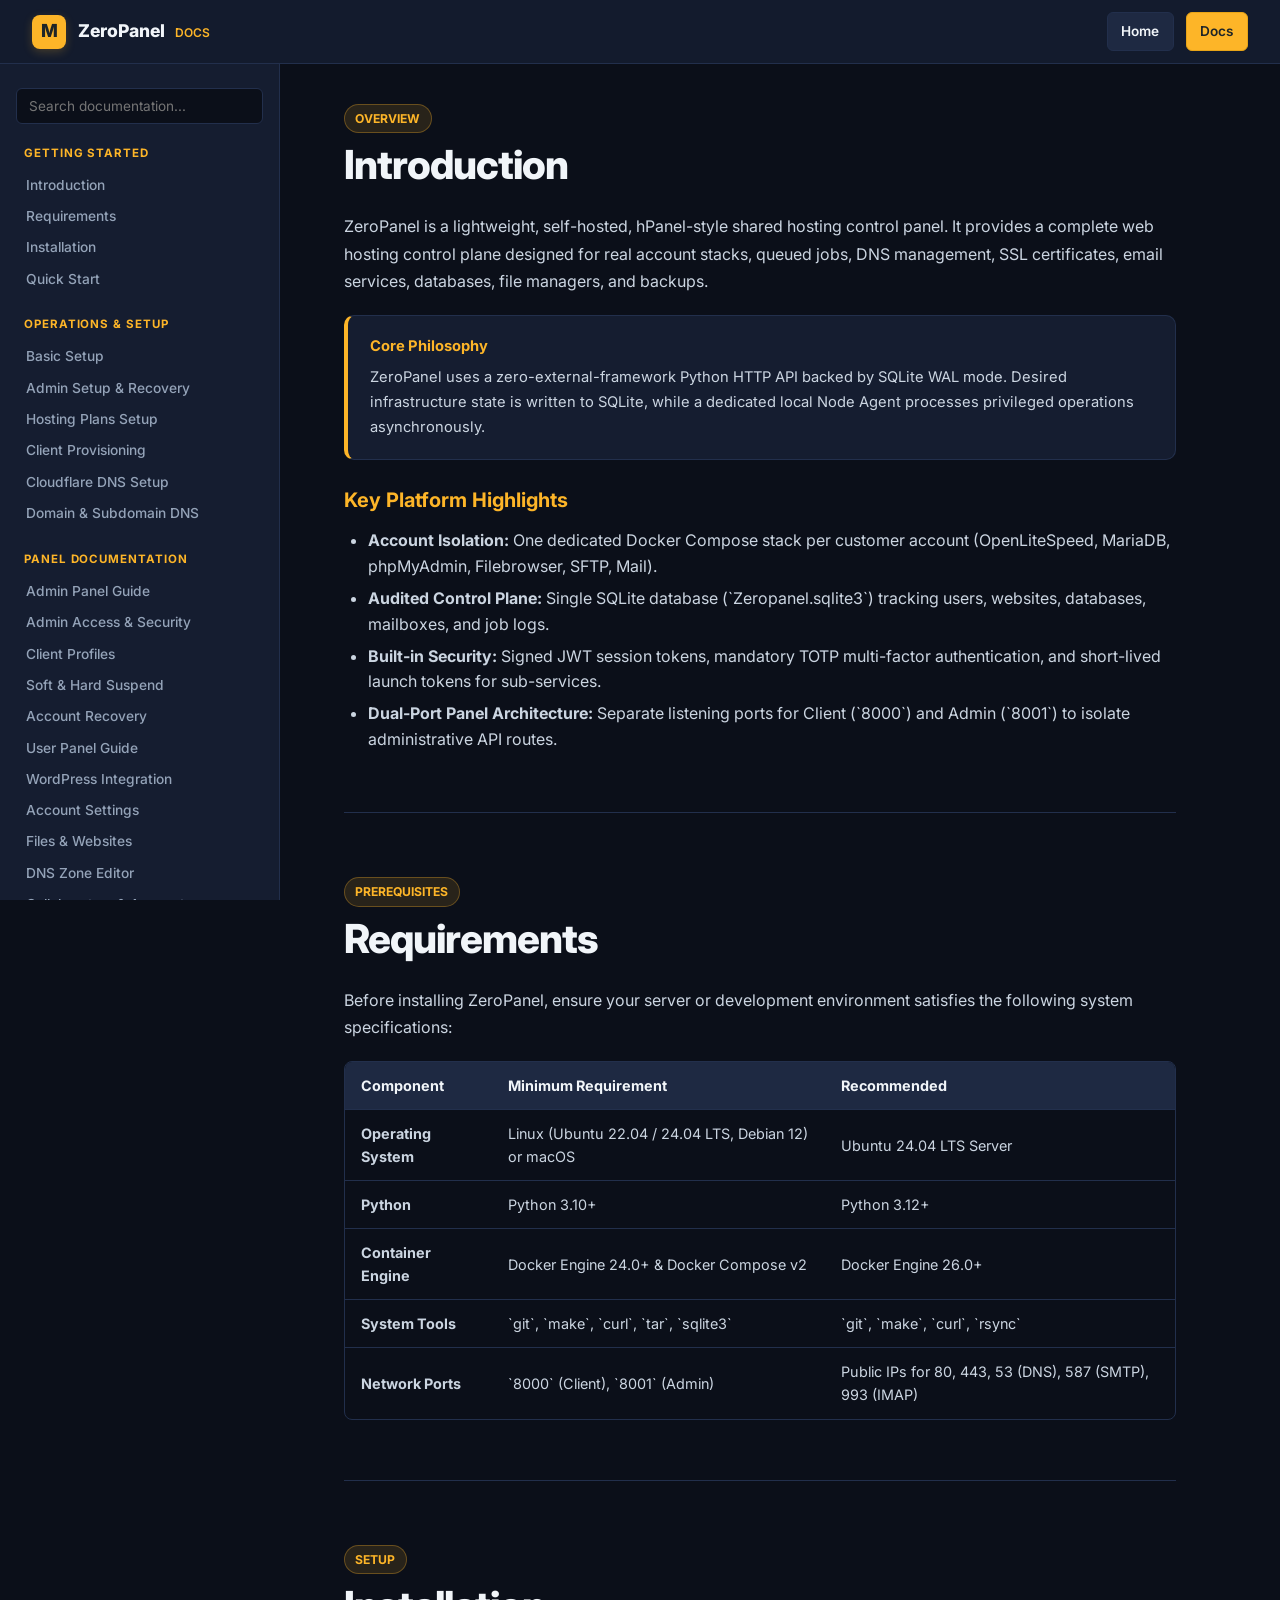
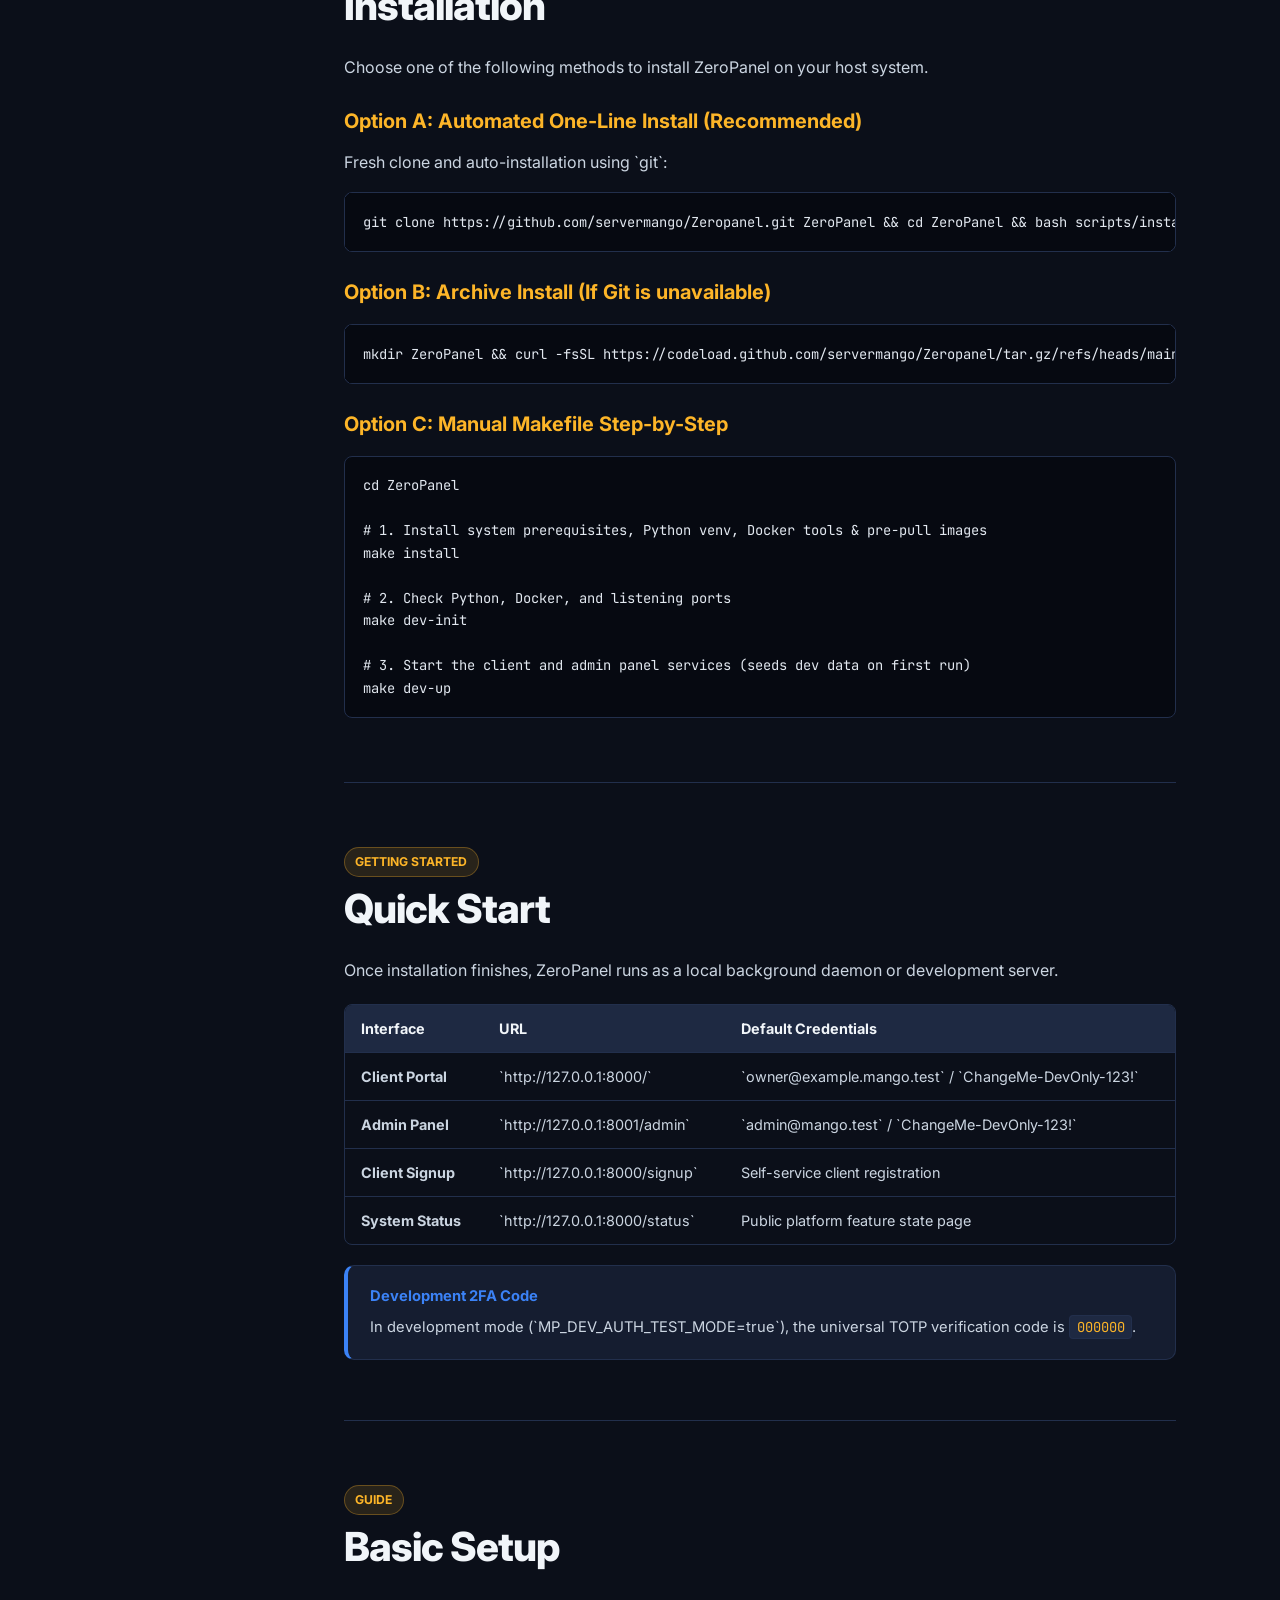
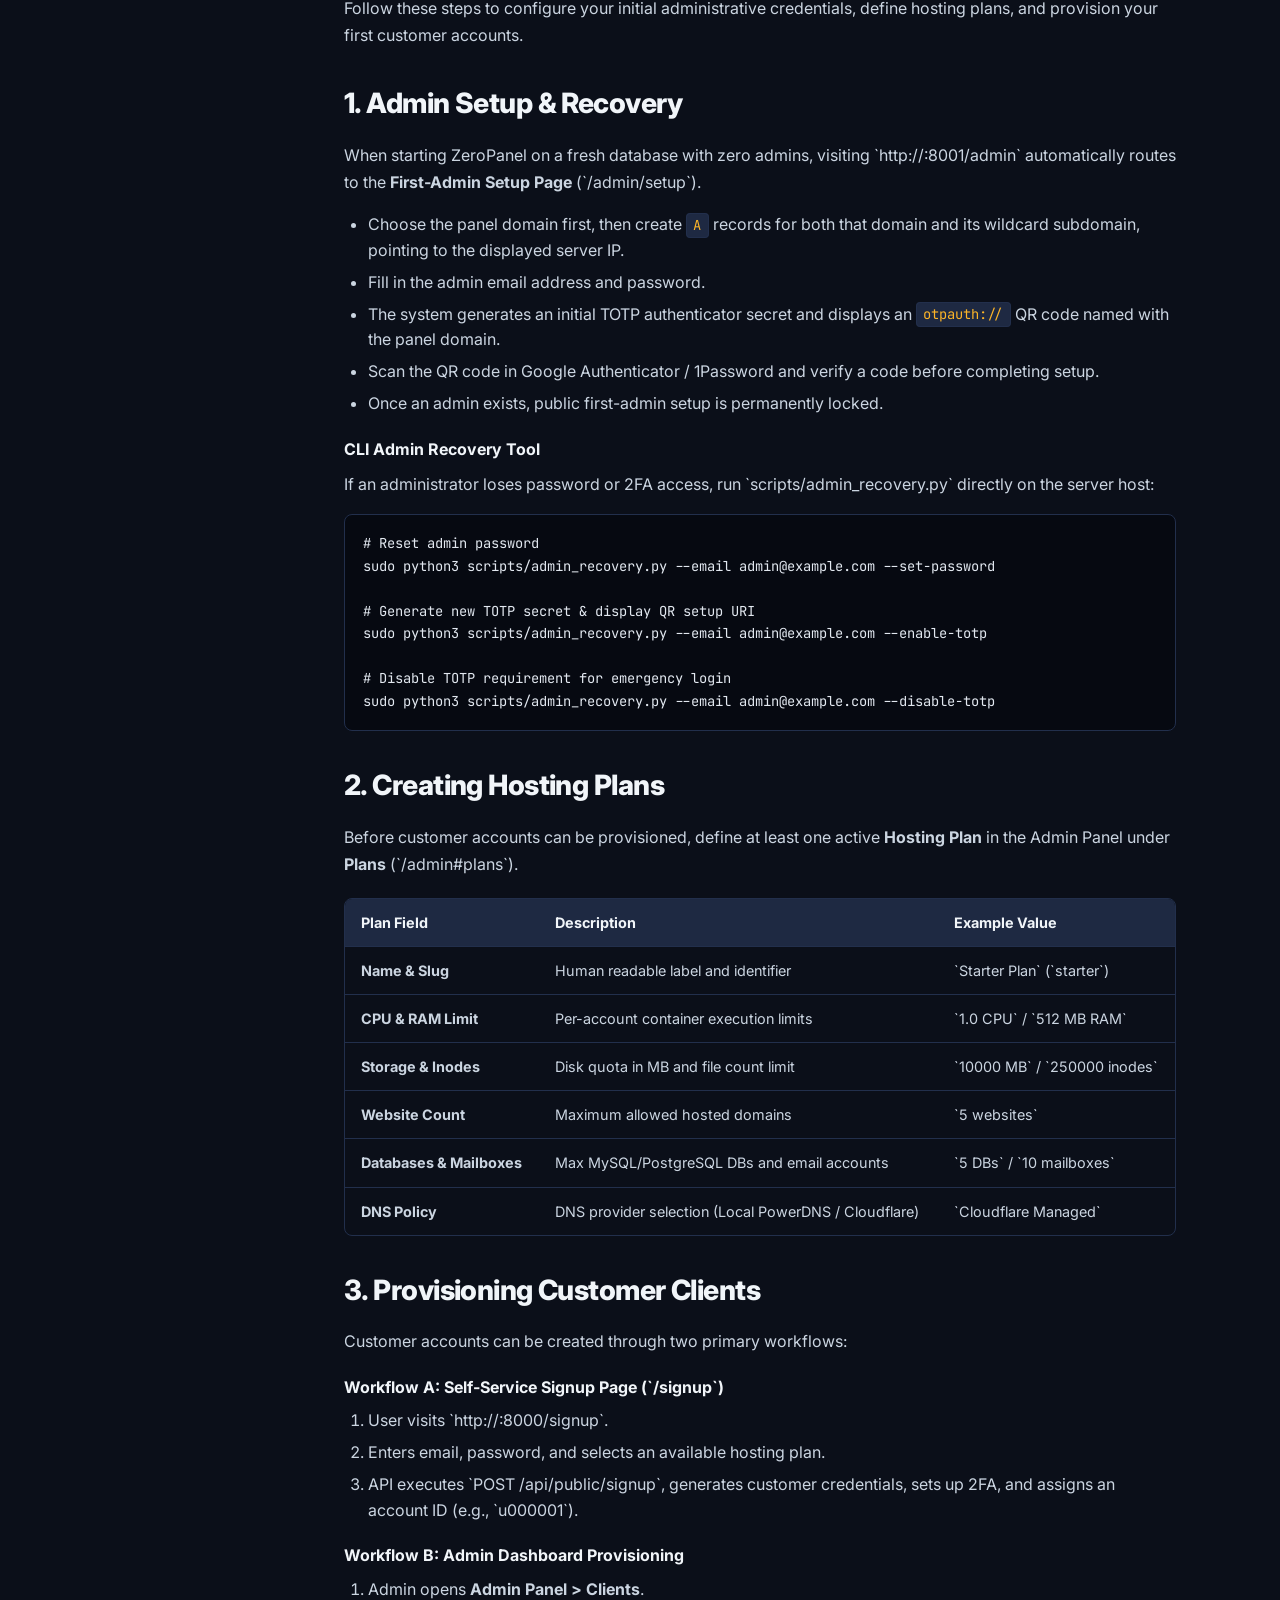
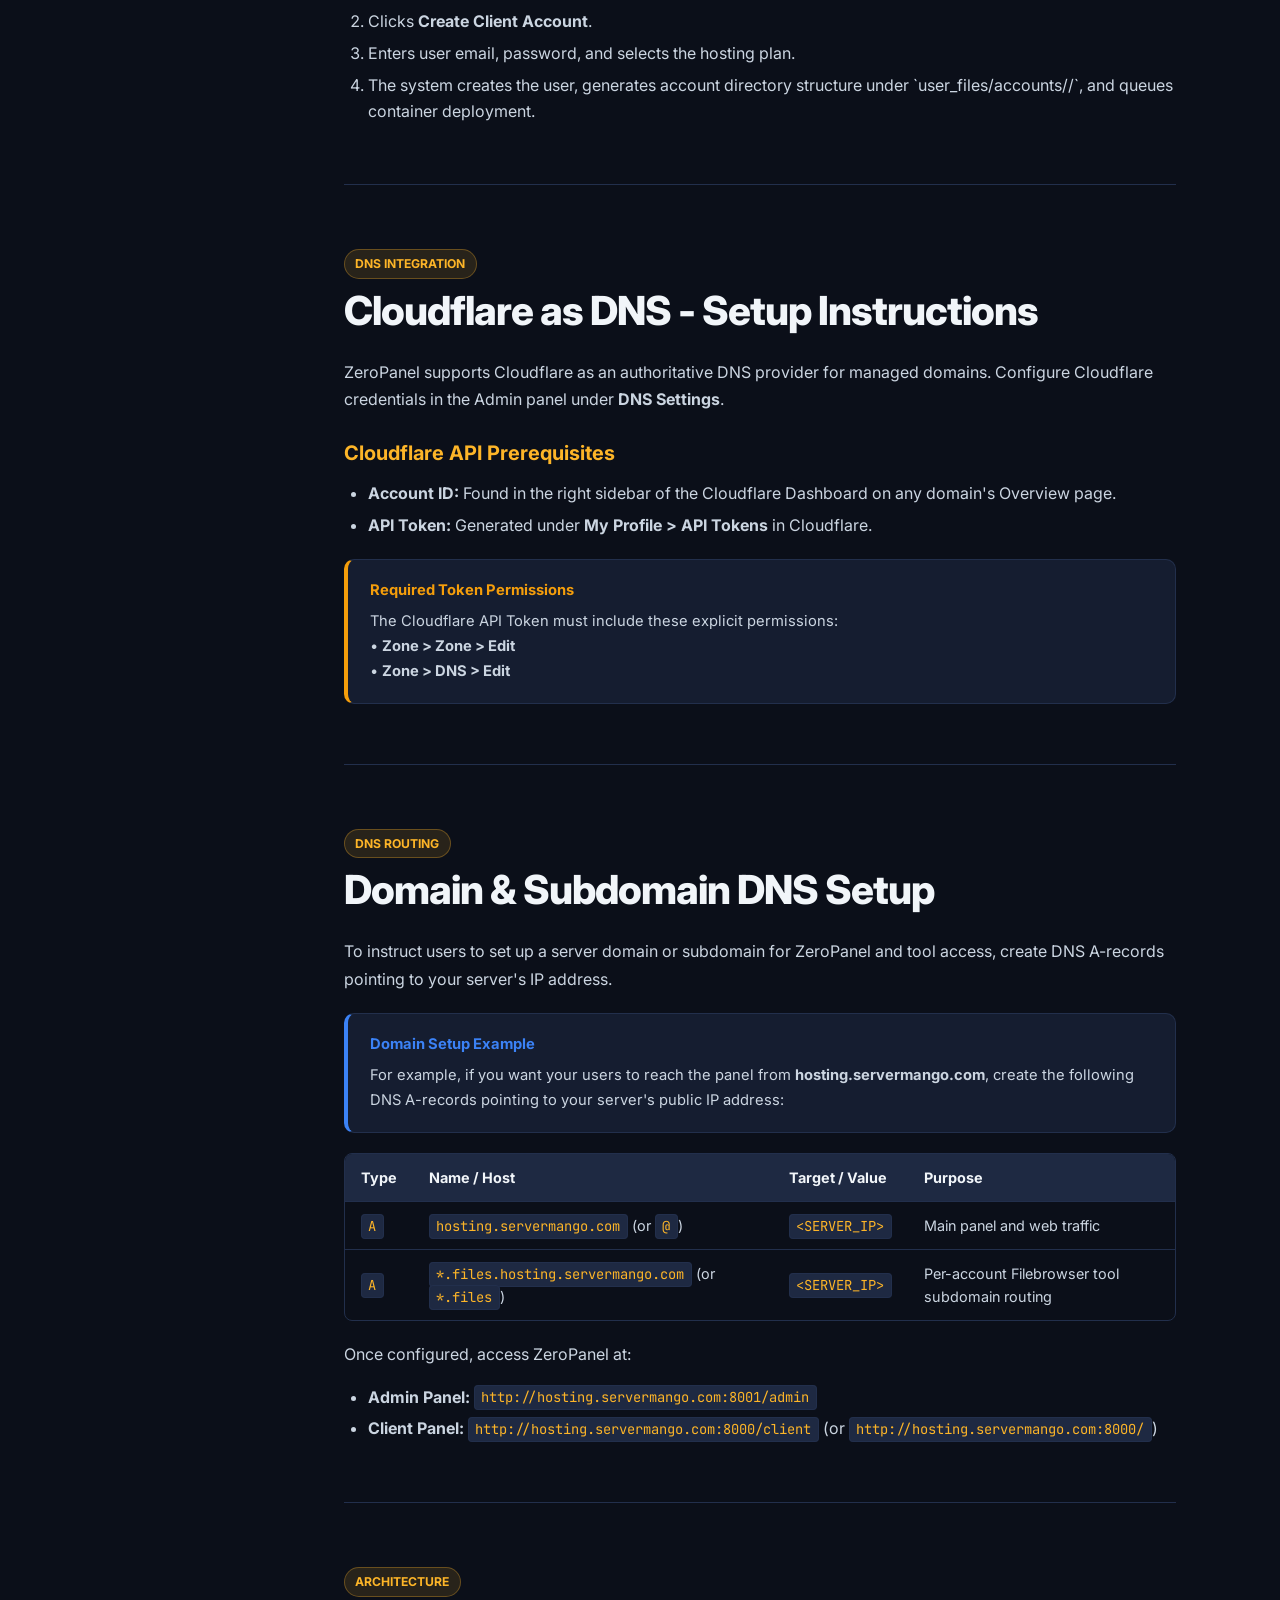
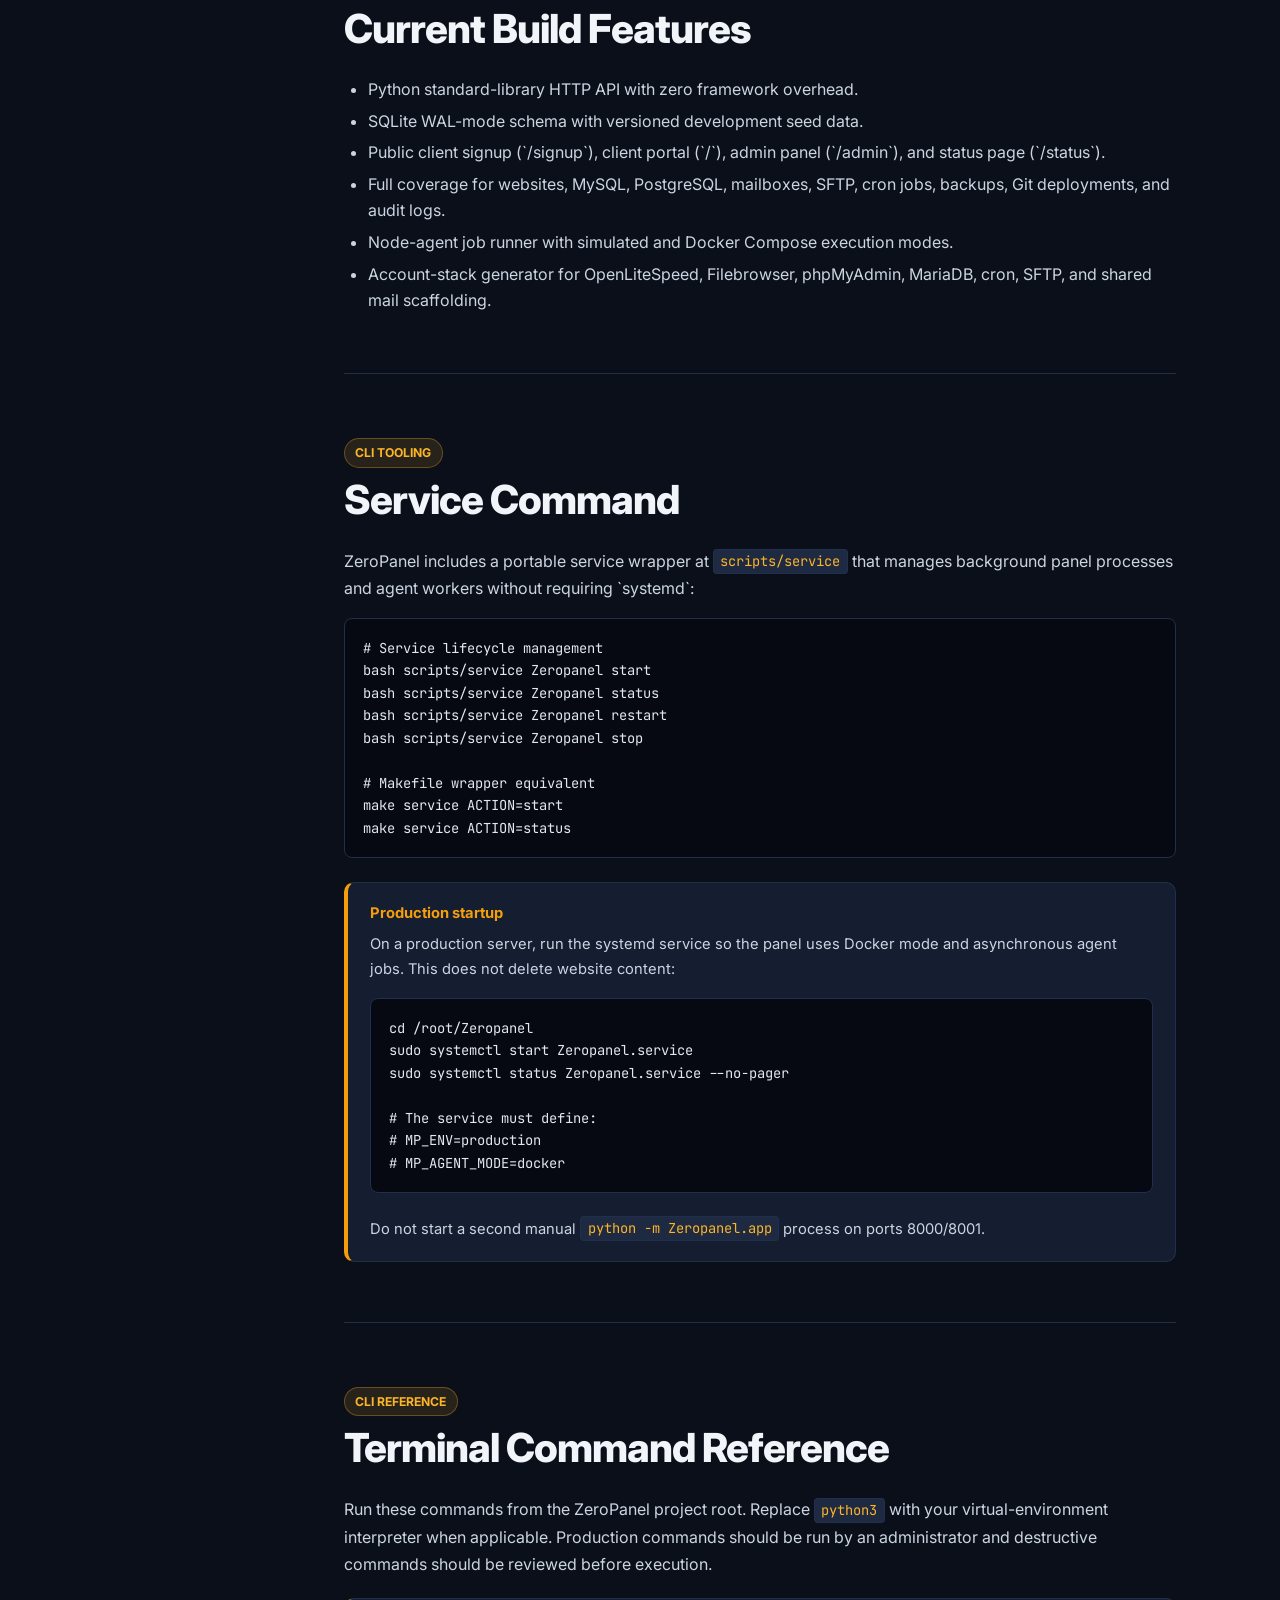
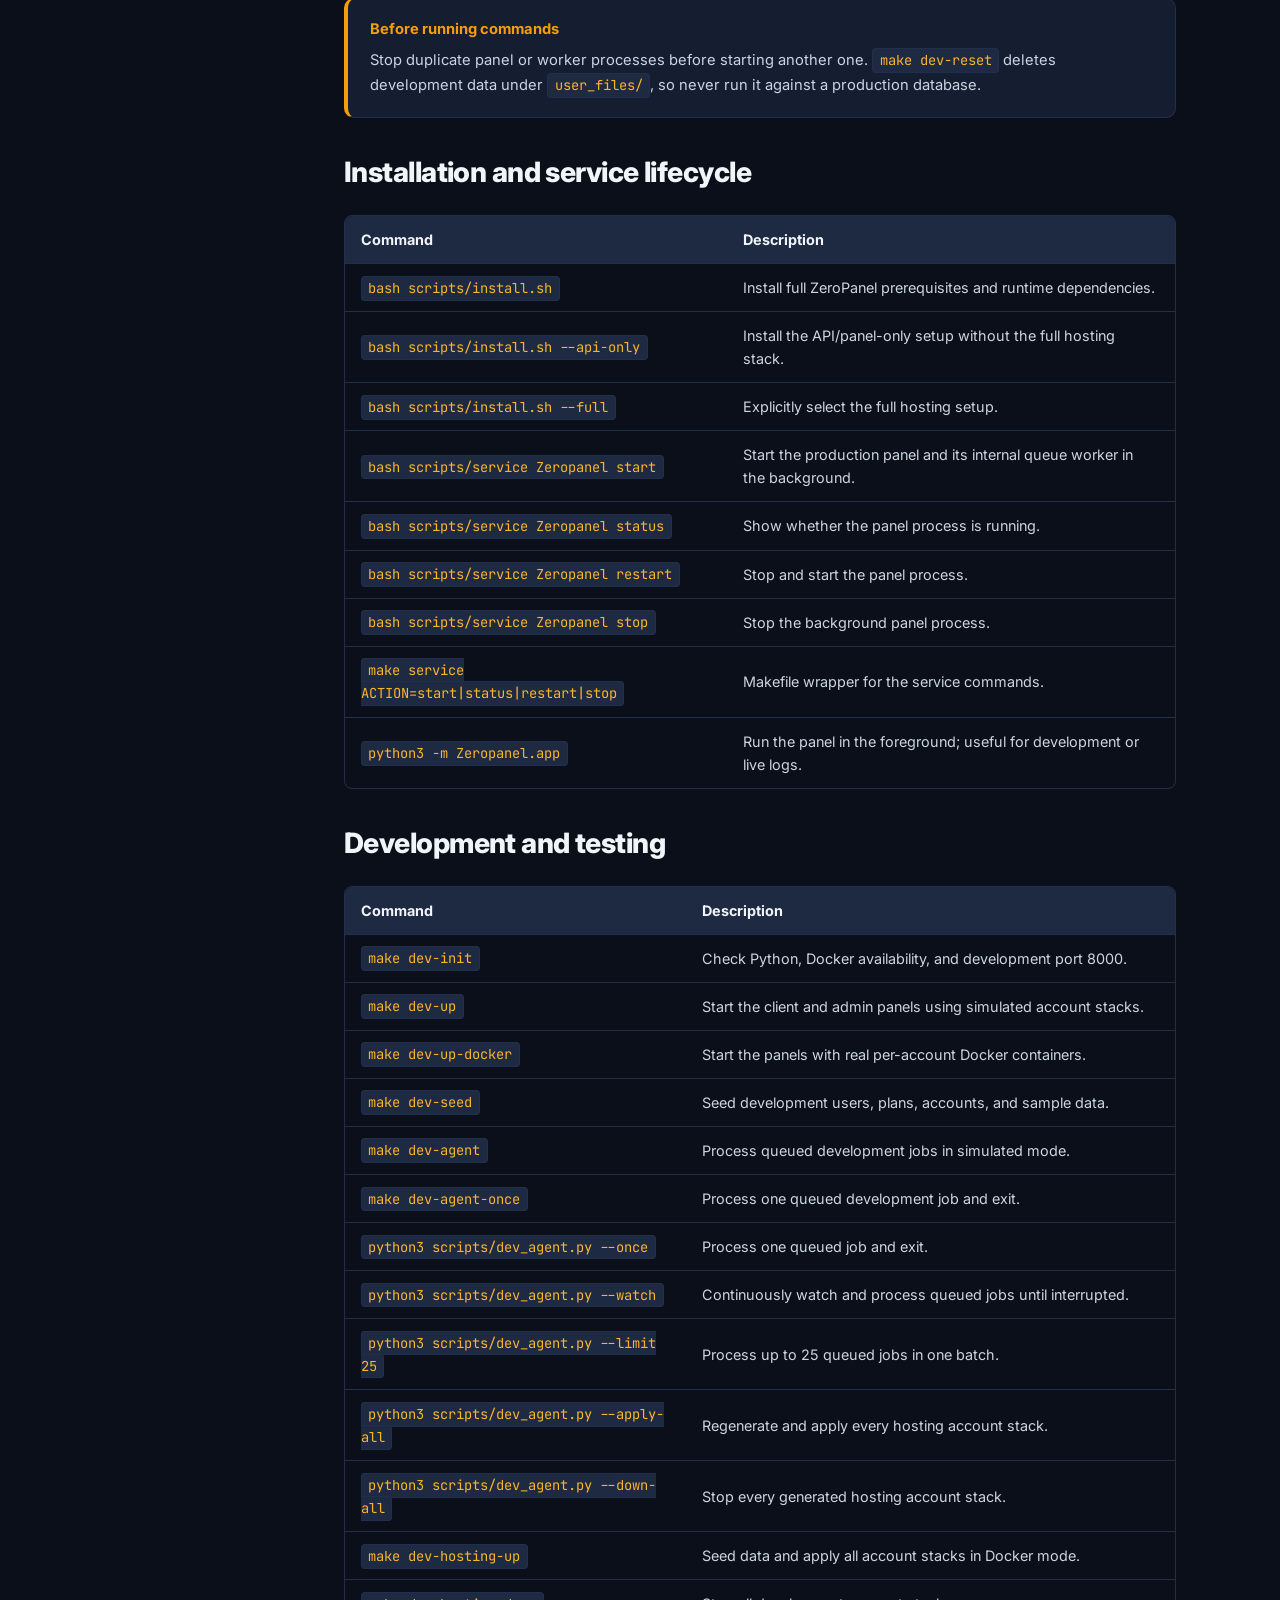
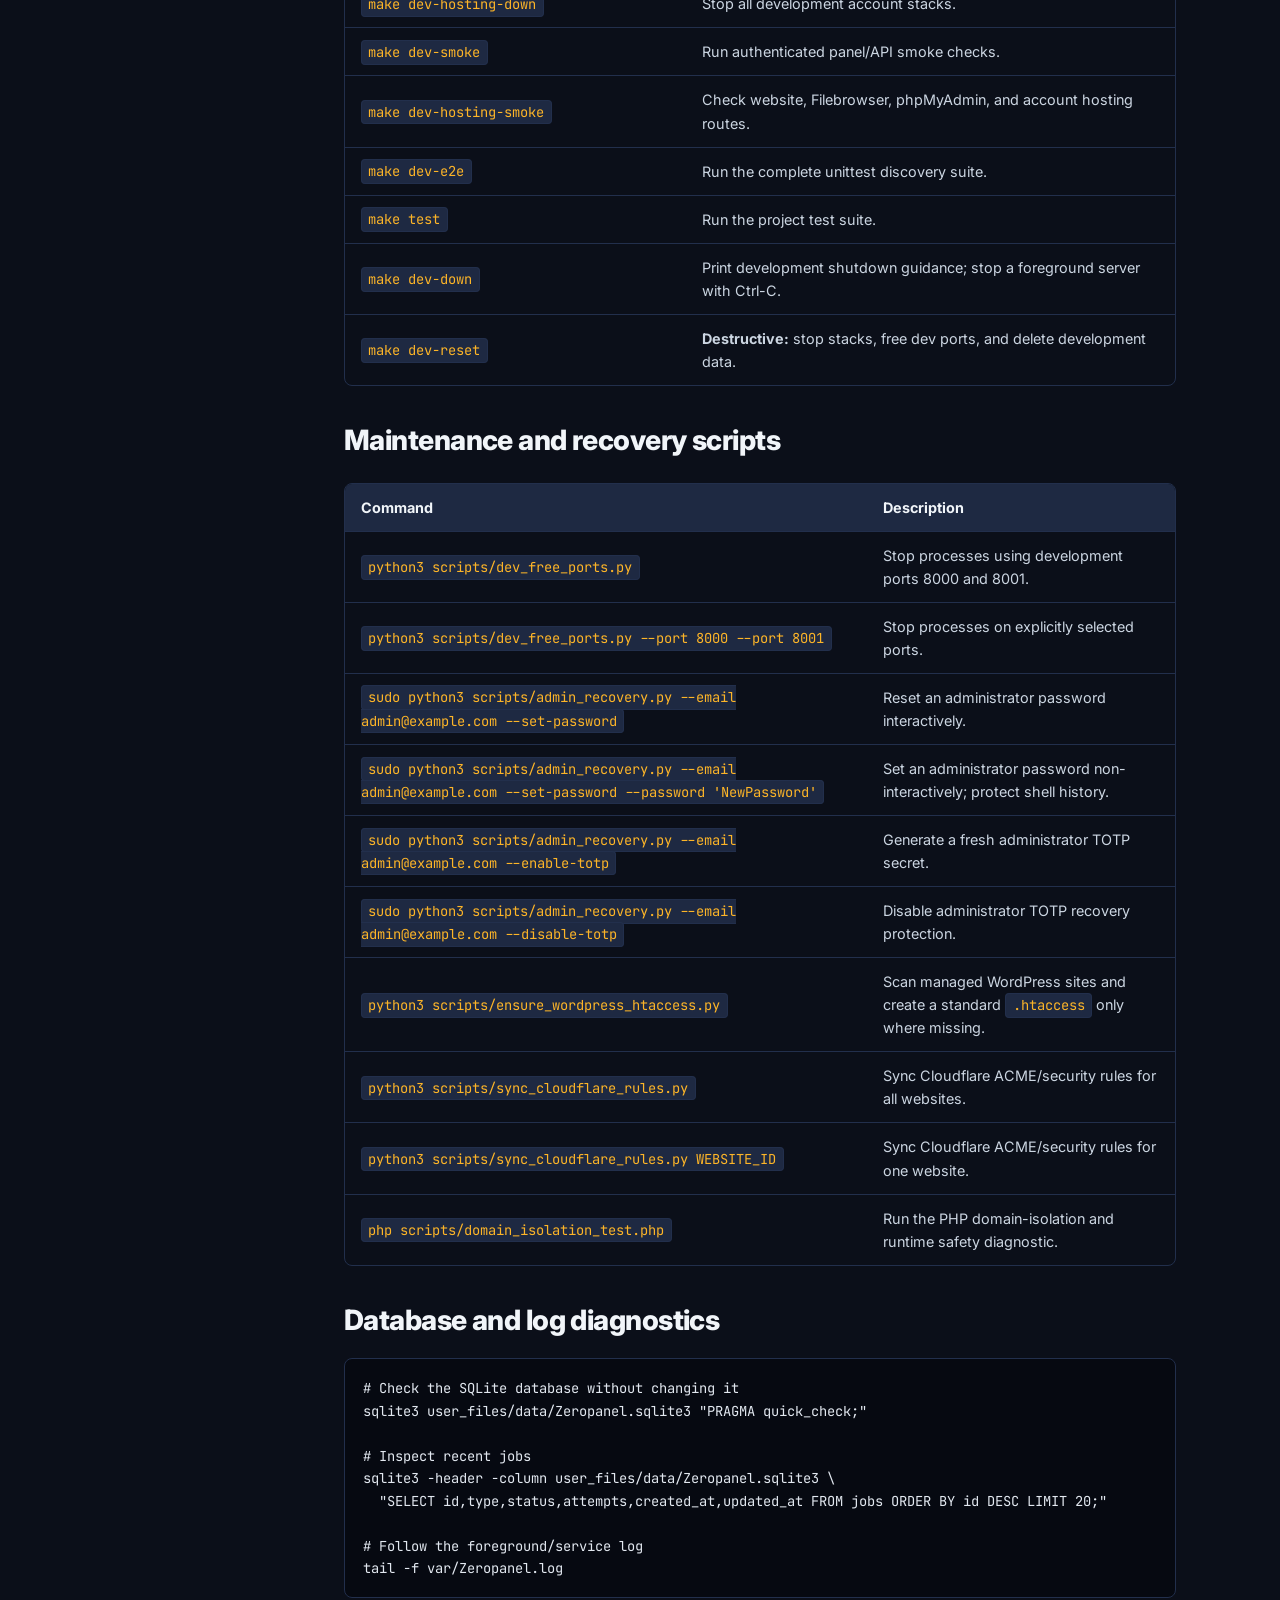
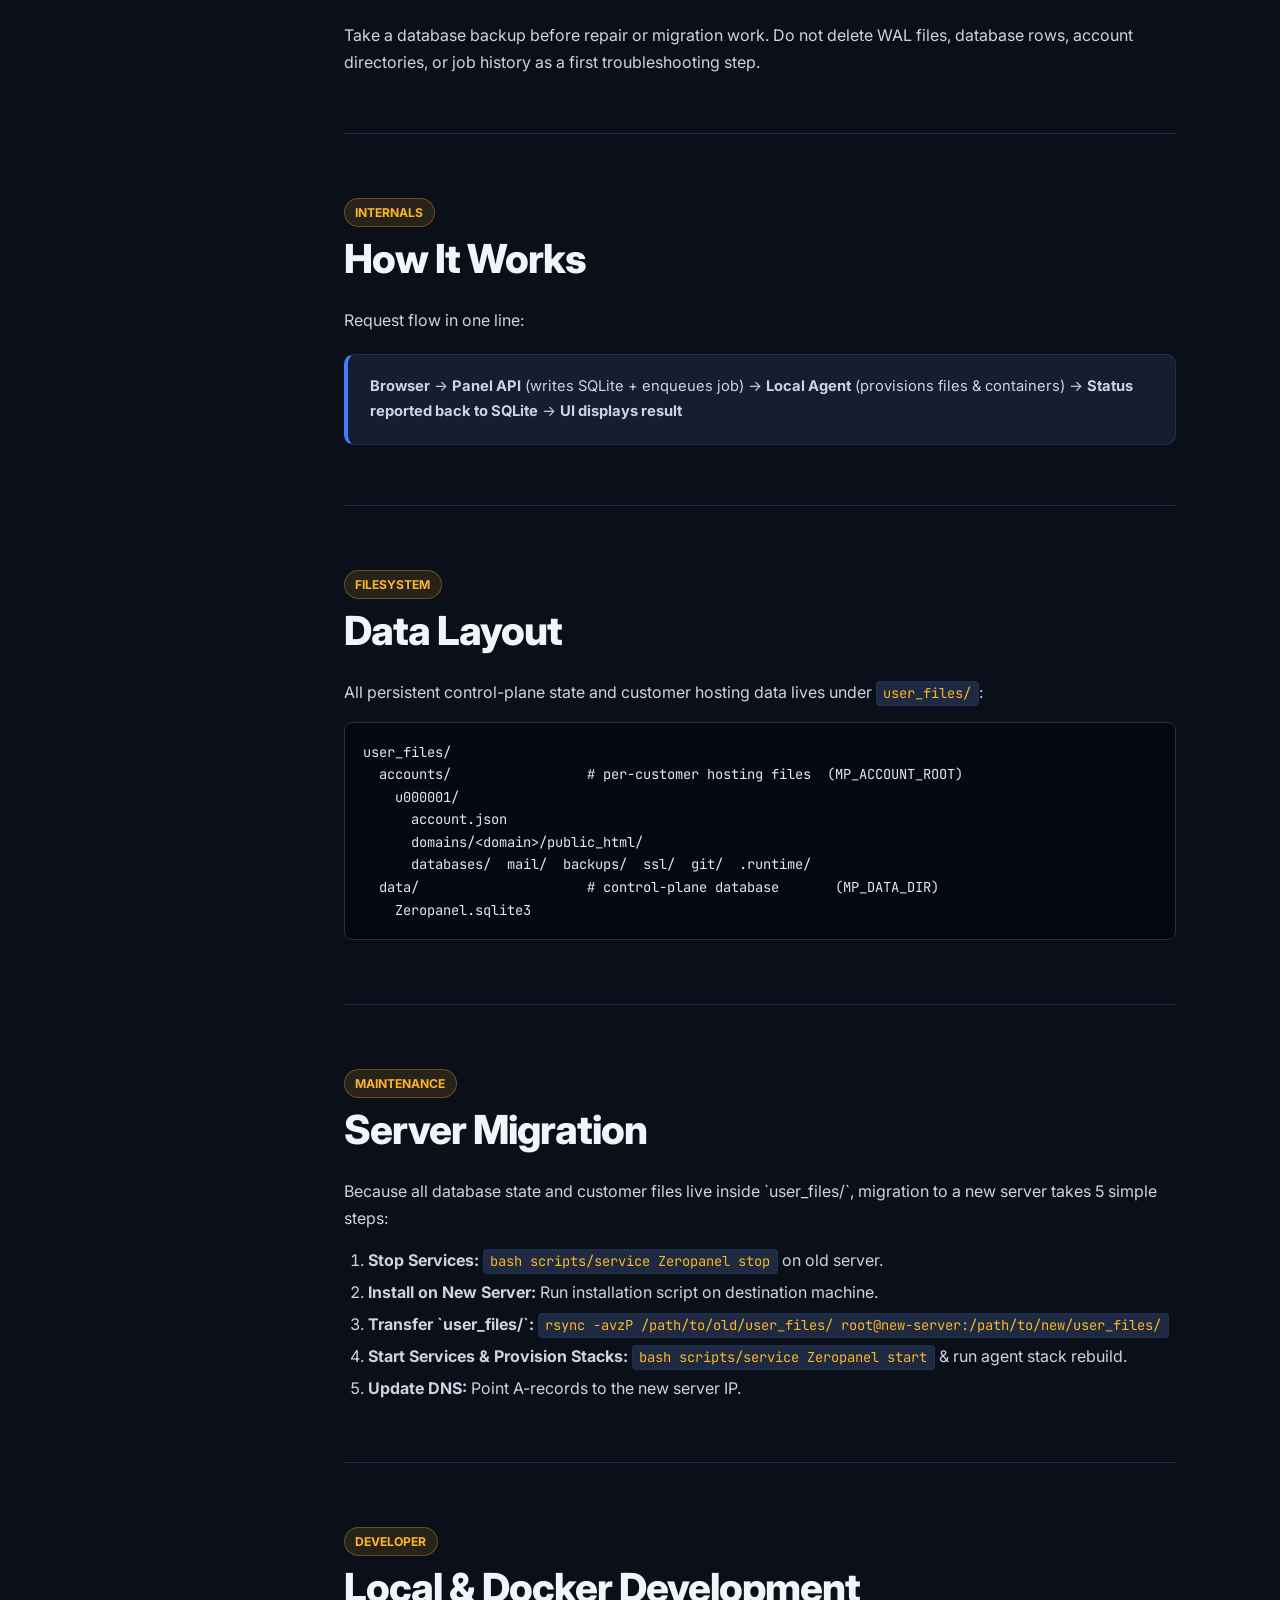
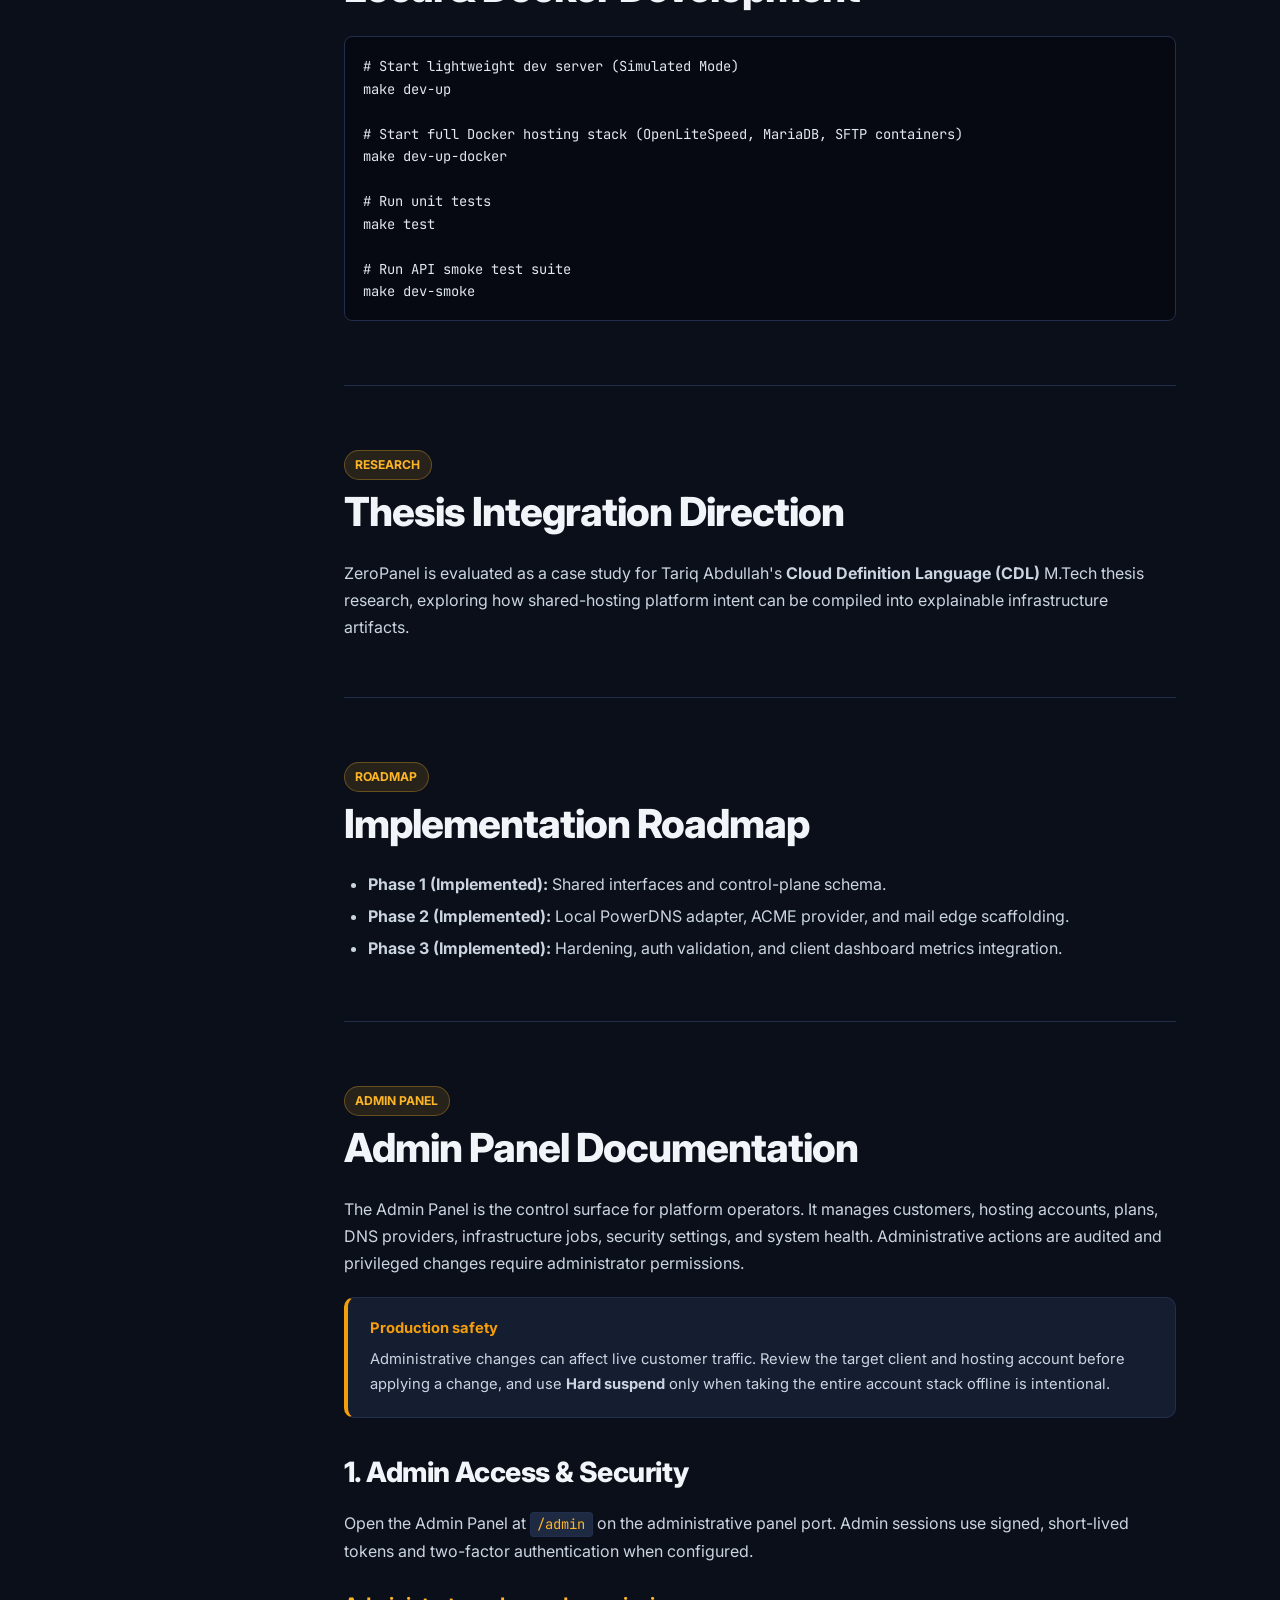
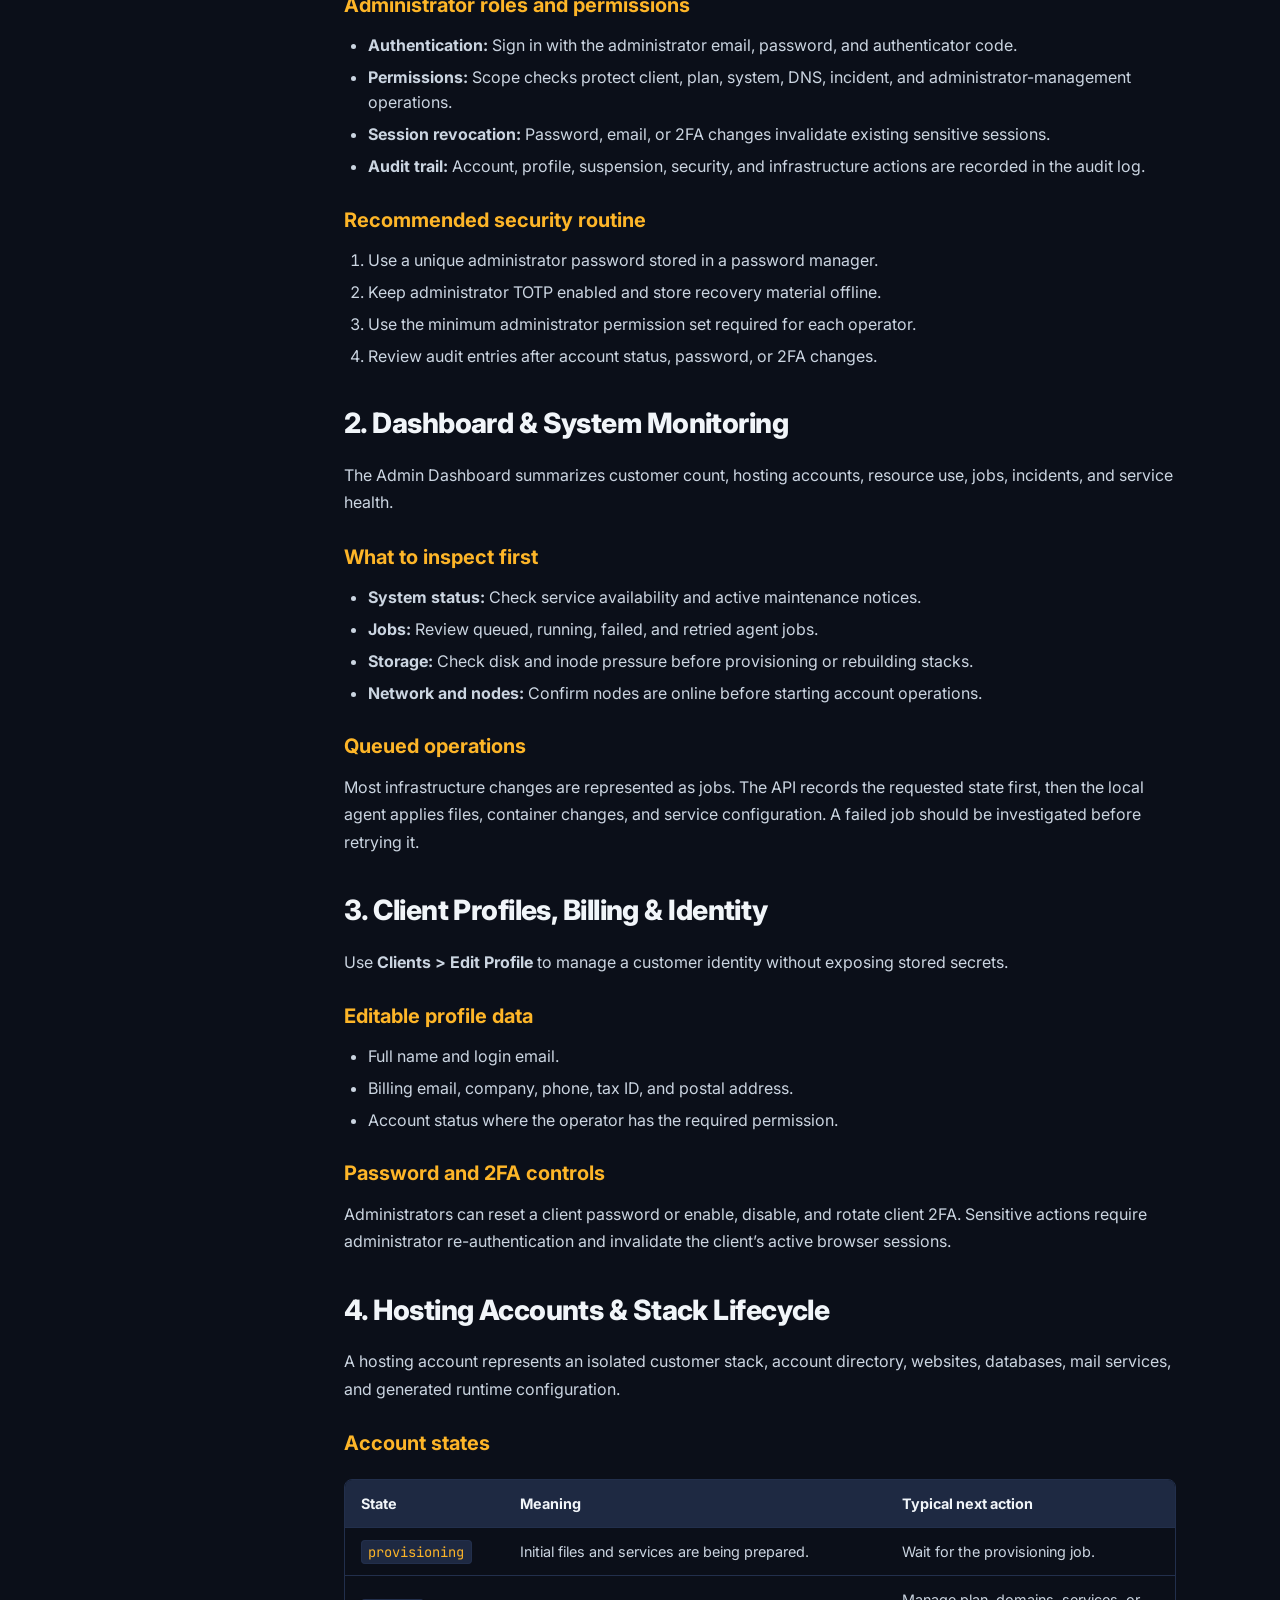
<file: public/docs.html>
<!DOCTYPE html>
<html lang="en">
<head>
    <meta charset="UTF-8">
    <meta name="viewport" content="width=device-width, initial-scale=1.0">
    <title>ZeroPanel Documentation · Shared Hosting Control Plane</title>
    <meta name="description" content="Complete single-page documentation for ZeroPanel: Installation, System Requirements, Basic Setup, Hosting Plans, Client Provisioning, Cloudflare DNS, Server Migration, and Architecture.">
    <link rel="icon" type="image/svg+xml" href="/assets/favicon-client.svg">
    <link rel="preconnect" href="https://fonts.googleapis.com">
    <link rel="preconnect" href="https://fonts.gstatic.com" crossorigin>
    <link href="https://fonts.googleapis.com/css2?family=Inter:wght@400;500;600;700;800&family=JetBrains+Mono:wght@400;600;700&display=swap" rel="stylesheet">
    <style>
        :root {
            --bg: #0b0f19;
            --surface: #151d30;
            --surface-2: #1e2942;
            --surface-elevated: #263556;
            
            --text: #f1f5f9;
            --text-secondary: #cbd5e1;
            --muted: #94a3b8;
            --line: #222f4c;
            --line-hover: #33446b;
            
            --brand: #fdb528;
            --brand-strong: #e8a417;
            --brand-ink: #8a5800;
            --brand-tint: rgba(253, 181, 40, 0.12);
            --brand-glow: rgba(253, 181, 40, 0.22);
            
            --accent: #2c3136;
            --accent-dark: #1e2528;
            
            --success: #22c55e;
            --success-ink: #86efac;
            --success-tint: rgba(34, 197, 94, 0.12);
            
            --warning: #f59e0b;
            --danger: #ef4444;
            --info: #3b82f6;
            --info-tint: rgba(59, 130, 246, 0.12);
            
            --shadow: 0 10px 28px rgba(0, 0, 0, 0.35);
            --shadow-premium: 0 20px 45px -10px rgba(0, 0, 0, 0.5);
            --transition: all 0.2s ease-in-out;
            
            --font-body: 'Inter', ui-sans-serif, system-ui, -apple-system, BlinkMacSystemFont, "Segoe UI", Roboto, sans-serif;
            --font-mono: 'JetBrains Mono', ui-monospace, SFMono-Regular, Menlo, Monaco, Consolas, monospace;
        }

        * {
            box-sizing: border-box;
            margin: 0;
            padding: 0;
        }

        html {
            scroll-behavior: smooth;
        }

        body {
            font-family: var(--font-body);
            background-color: var(--bg);
            color: var(--text);
            line-height: 1.6;
            -webkit-font-smoothing: antialiased;
        }

        /* Top Header */
        header {
            height: 64px;
            padding: 0 2rem;
            display: flex;
            justify-content: space-between;
            align-items: center;
            background: rgba(21, 29, 48, 0.9);
            backdrop-filter: blur(16px);
            border-bottom: 1px solid var(--line);
            position: sticky;
            top: 0;
            z-index: 100;
        }

        .brand {
            display: flex;
            align-items: center;
            gap: 12px;
            text-decoration: none;
            color: var(--text);
        }

        .brand-mark {
            width: 34px;
            height: 34px;
            background: var(--brand);
            color: var(--accent-dark);
            font-weight: 800;
            font-size: 18px;
            border-radius: 8px;
            display: flex;
            align-items: center;
            justify-content: center;
            box-shadow: 0 3px 10px var(--brand-glow);
        }

        .brand-text strong {
            font-size: 1.1rem;
            font-weight: 800;
        }

        .brand-text small {
            color: var(--brand);
            font-size: 0.75rem;
            font-weight: 600;
            margin-left: 6px;
        }

        .header-actions {
            display: flex;
            align-items: center;
            gap: 0.75rem;
        }

        .btn-nav {
            display: inline-flex;
            align-items: center;
            gap: 0.4rem;
            padding: 0.45rem 0.85rem;
            border-radius: 6px;
            font-size: 0.85rem;
            font-weight: 600;
            text-decoration: none;
            transition: var(--transition);
            border: 1px solid var(--line);
            background: var(--surface-2);
            color: var(--text);
        }

        .btn-nav:hover {
            border-color: var(--brand);
            color: var(--brand);
        }

        .btn-nav-primary {
            background: var(--brand);
            color: var(--accent-dark);
            border-color: var(--brand-strong);
        }

        .btn-nav-primary:hover {
            background: var(--brand-strong);
            color: var(--accent-dark);
        }

        /* Documentation Layout */
        .docs-container {
            display: grid;
            grid-template-columns: 280px minmax(0, 1fr);
            min-height: calc(100vh - 64px);
        }

        /* Sidebar Navigation */
        .docs-sidebar {
            position: sticky;
            top: 64px;
            height: calc(100vh - 64px);
            overflow-y: auto;
            background: var(--surface);
            border-right: 1px solid var(--line);
            padding: 1.5rem 1rem;
        }

        .docs-search {
            margin-bottom: 1.25rem;
            position: relative;
        }

        .docs-search input {
            width: 100%;
            padding: 0.55rem 0.75rem;
            background: var(--bg);
            border: 1px solid var(--line);
            border-radius: 6px;
            color: var(--text);
            font-size: 0.85rem;
            font-family: var(--font-body);
            outline: none;
        }

        .docs-search input:focus {
            border-color: var(--brand);
        }

        .nav-group-title {
            font-size: 0.72rem;
            font-weight: 700;
            text-transform: uppercase;
            letter-spacing: 0.08em;
            color: var(--brand);
            margin: 1.25rem 0.5rem 0.5rem;
        }

        .nav-menu {
            list-style: none;
        }

        .nav-menu li a {
            display: block;
            padding: 0.42rem 0.65rem;
            color: var(--muted);
            text-decoration: none;
            font-size: 0.86rem;
            font-weight: 500;
            border-radius: 6px;
            transition: var(--transition);
            line-height: 1.3;
        }

        .nav-menu li a:hover,
        .nav-menu li a.active {
            color: var(--text);
            background: var(--surface-2);
        }

        .nav-menu li a.active {
            color: var(--brand);
            font-weight: 700;
            border-left: 2px solid var(--brand);
            border-radius: 0 6px 6px 0;
        }

        /* Main Content Area */
        .docs-content {
            padding: 2.5rem 4rem 6rem;
            max-width: 960px;
        }

        .docs-section {
            margin-bottom: 4rem;
            padding-bottom: 2.5rem;
            border-bottom: 1px solid var(--line);
        }

        .docs-section:last-child {
            border-bottom: none;
        }

        .docs-section h1 {
            font-size: 2.5rem;
            font-weight: 800;
            letter-spacing: -0.025em;
            margin-bottom: 1rem;
            color: var(--text);
        }

        .docs-section h2 {
            font-size: 1.75rem;
            font-weight: 800;
            letter-spacing: -0.02em;
            margin: 2rem 0 1rem;
            color: var(--text);
        }

        .docs-section h3 {
            font-size: 1.25rem;
            font-weight: 700;
            margin: 1.5rem 0 0.75rem;
            color: var(--brand);
        }

        .docs-section h4 {
            font-size: 1rem;
            font-weight: 700;
            margin: 1.2rem 0 0.5rem;
            color: var(--text);
        }

        .docs-section p {
            color: var(--text-secondary);
            font-size: 1rem;
            margin-bottom: 1rem;
            line-height: 1.7;
        }

        .docs-section ul, .docs-section ol {
            margin: 0.5rem 0 1.25rem 1.5rem;
            color: var(--text-secondary);
        }

        .docs-section li {
            margin-bottom: 0.4rem;
            line-height: 1.6;
        }

        /* Callout Cards & Badges */
        .callout {
            padding: 1.2rem 1.4rem;
            border-radius: 10px;
            background: var(--surface);
            border: 1px solid var(--line);
            border-left: 4px solid var(--brand);
            margin: 1.25rem 0;
        }

        .callout-title {
            font-size: 0.92rem;
            font-weight: 700;
            color: var(--brand);
            margin-bottom: 0.4rem;
            display: flex;
            align-items: center;
            gap: 0.5rem;
        }

        .callout p {
            margin-bottom: 0;
            font-size: 0.92rem;
            color: var(--text-secondary);
        }

        .callout-info { border-left-color: var(--info); }
        .callout-info .callout-title { color: var(--info); }

        .callout-warning { border-left-color: var(--warning); }
        .callout-warning .callout-title { color: var(--warning); }

        /* Tables */
        .table-wrapper {
            overflow-x: auto;
            margin: 1.25rem 0;
            border-radius: 8px;
            border: 1px solid var(--line);
        }

        table {
            width: 100%;
            border-collapse: collapse;
            text-align: left;
            font-size: 0.9rem;
        }

        th {
            background: var(--surface-2);
            color: var(--text);
            font-weight: 700;
            padding: 0.75rem 1rem;
            border-bottom: 1px solid var(--line);
        }

        td {
            padding: 0.75rem 1rem;
            border-bottom: 1px solid var(--line);
            color: var(--text-secondary);
        }

        tr:last-child td {
            border-bottom: none;
        }

        /* Code Blocks */
        pre {
            background: #060911;
            border: 1px solid var(--line);
            border-radius: 8px;
            padding: 1.1rem;
            overflow-x: auto;
            font-family: var(--font-mono);
            font-size: 0.88rem;
            color: #e2e8f0;
            margin: 1rem 0 1.5rem;
            position: relative;
        }

        code {
            font-family: var(--font-mono);
            font-size: 0.86rem;
            background: var(--surface-2);
            color: var(--brand);
            padding: 0.15rem 0.4rem;
            border-radius: 4px;
            border: 1px solid var(--line);
        }

        pre code {
            background: transparent;
            color: inherit;
            padding: 0;
            border: none;
        }

        .badge-pill {
            display: inline-flex;
            align-items: center;
            gap: 0.4rem;
            padding: 0.25rem 0.65rem;
            background: var(--brand-tint);
            border: 1px solid rgba(253, 181, 40, 0.3);
            border-radius: 999px;
            font-size: 0.76rem;
            font-weight: 700;
            color: var(--brand);
            text-transform: uppercase;
        }

        /* Responsive UI */
        @media (max-width: 900px) {
            .docs-container {
                grid-template-columns: 1fr;
            }
            .docs-sidebar {
                display: none;
            }
            .docs-content {
                padding: 2rem 1.5rem 4rem;
            }
        }
    </style>
</head>
<body>

    <!-- Header -->
    <header>
        <a href="/" class="brand">
            <span class="brand-mark">M</span>
            <div class="brand-text">
                <strong>ZeroPanel</strong>
                <small>DOCS</small>
            </div>
        </a>
        <div class="header-actions">
            <a href="/" class="btn-nav">Home</a>
            <a href="docs.html" class="btn-nav btn-nav-primary">Docs</a>
        </div>
    </header>

    <div class="docs-container">
        <!-- Sidebar Navigation -->
        <aside class="docs-sidebar">
            <div class="docs-search">
                <input type="text" id="menu-search" placeholder="Search documentation..." onkeyup="filterDocsNav()">
            </div>
            
            <div class="nav-group-title">Getting Started</div>
            <ul class="nav-menu">
                <li><a href="#introduction" class="active">Introduction</a></li>
                <li><a href="#requirements">Requirements</a></li>
                <li><a href="#installation">Installation</a></li>
                <li><a href="#quick-start">Quick Start</a></li>
            </ul>

            <div class="nav-group-title">Operations &amp; Setup</div>
            <ul class="nav-menu">
                <li><a href="#basic-setup">Basic Setup</a></li>
                <li><a href="#admin-management">Admin Setup &amp; Recovery</a></li>
                <li><a href="#creating-plans">Hosting Plans Setup</a></li>
                <li><a href="#provisioning-clients">Client Provisioning</a></li>
                <li><a href="#cloudflare-dns">Cloudflare DNS Setup</a></li>
                <li><a href="#dns-domain-setup">Domain &amp; Subdomain DNS</a></li>
            </ul>

            <div class="nav-group-title">Panel Documentation</div>
            <ul class="nav-menu">
                <li><a href="#admin-panel-docs">Admin Panel Guide</a></li>
                <li><a href="#admin-access-security">Admin Access &amp; Security</a></li>
                <li><a href="#admin-client-profiles">Client Profiles</a></li>
                <li><a href="#admin-suspension">Soft &amp; Hard Suspend</a></li>
                <li><a href="#admin-account-recovery">Account Recovery</a></li>
                <li><a href="#user-panel-docs">User Panel Guide</a></li>
                <li><a href="#wordpress-integration">WordPress Integration</a></li>
                <li><a href="#user-account-settings">Account Settings</a></li>
                <li><a href="#user-files">Files &amp; Websites</a></li>
                <li><a href="#user-dns-zone-actions">DNS Zone Editor</a></li>
                <li><a href="#user-collaborators">Collaborators &amp; Accounts</a></li>
                <li><a href="#user-suspension">Suspended Accounts</a></li>
            </ul>

            <div class="nav-group-title">Architecture &amp; Data</div>
            <ul class="nav-menu">
                <li><a href="#current-build">Current Build Features</a></li>
                <li><a href="#how-it-works">How It Works</a></li>
                <li><a href="#data-layout">Data Layout</a></li>
                <li><a href="#service-command">Service Command</a></li>
                <li><a href="#terminal-command-reference">Terminal Command Reference</a></li>
                <li><a href="#server-migration">Server Migration</a></li>
                <li><a href="#local-development">Local &amp; Docker Dev</a></li>
                <li><a href="#thesis-direction">Thesis Integration</a></li>
                <li><a href="#next-steps">Implementation Roadmap</a></li>
            </ul>

            <div class="nav-group-title">API Reference</div>
            <ul class="nav-menu">
                <li><a href="#client-api">Client Area API</a></li>
                <li><a href="#admin-api">Admin Area API</a></li>
                <li><a href="#reseller-api">Reseller Area API</a></li>
            </ul>
        </aside>

        <!-- Main Content -->
        <main class="docs-content">

            <!-- INTRODUCTION -->
            <section id="introduction" class="docs-section">
                <span class="badge-pill">Overview</span>
                <h1>Introduction</h1>
                <p>ZeroPanel is a lightweight, self-hosted, hPanel-style shared hosting control panel. It provides a complete web hosting control plane designed for real account stacks, queued jobs, DNS management, SSL certificates, email services, databases, file managers, and backups.</p>
                
                <div class="callout">
                    <div class="callout-title">Core Philosophy</div>
                    <p>ZeroPanel uses a zero-external-framework Python HTTP API backed by SQLite WAL mode. Desired infrastructure state is written to SQLite, while a dedicated local Node Agent processes privileged operations asynchronously.</p>
                </div>

                <h3>Key Platform Highlights</h3>
                <ul>
                    <li><strong>Account Isolation:</strong> One dedicated Docker Compose stack per customer account (OpenLiteSpeed, MariaDB, phpMyAdmin, Filebrowser, SFTP, Mail).</li>
                    <li><strong>Audited Control Plane:</strong> Single SQLite database (`Zeropanel.sqlite3`) tracking users, websites, databases, mailboxes, and job logs.</li>
                    <li><strong>Built-in Security:</strong> Signed JWT session tokens, mandatory TOTP multi-factor authentication, and short-lived launch tokens for sub-services.</li>
                    <li><strong>Dual-Port Panel Architecture:</strong> Separate listening ports for Client (`8000`) and Admin (`8001`) to isolate administrative API routes.</li>
                </ul>
            </section>

            <!-- REQUIREMENTS -->
            <section id="requirements" class="docs-section">
                <span class="badge-pill">Prerequisites</span>
                <h1>Requirements</h1>
                <p>Before installing ZeroPanel, ensure your server or development environment satisfies the following system specifications:</p>

                <div class="table-wrapper">
                    <table>
                        <thead>
                            <tr>
                                <th>Component</th>
                                <th>Minimum Requirement</th>
                                <th>Recommended</th>
                            </tr>
                        </thead>
                        <tbody>
                            <tr>
                                <td><strong>Operating System</strong></td>
                                <td>Linux (Ubuntu 22.04 / 24.04 LTS, Debian 12) or macOS</td>
                                <td>Ubuntu 24.04 LTS Server</td>
                            </tr>
                            <tr>
                                <td><strong>Python</strong></td>
                                <td>Python 3.10+</td>
                                <td>Python 3.12+</td>
                            </tr>
                            <tr>
                                <td><strong>Container Engine</strong></td>
                                <td>Docker Engine 24.0+ &amp; Docker Compose v2</td>
                                <td>Docker Engine 26.0+</td>
                            </tr>
                            <tr>
                                <td><strong>System Tools</strong></td>
                                <td>`git`, `make`, `curl`, `tar`, `sqlite3`</td>
                                <td>`git`, `make`, `curl`, `rsync`</td>
                            </tr>
                            <tr>
                                <td><strong>Network Ports</strong></td>
                                <td>`8000` (Client), `8001` (Admin)</td>
                                <td>Public IPs for 80, 443, 53 (DNS), 587 (SMTP), 993 (IMAP)</td>
                            </tr>
                        </tbody>
                    </table>
                </div>
            </section>

            <!-- INSTALLATION -->
            <section id="installation" class="docs-section">
                <span class="badge-pill">Setup</span>
                <h1>Installation</h1>
                <p>Choose one of the following methods to install ZeroPanel on your host system.</p>

                <h3>Option A: Automated One-Line Install (Recommended)</h3>
                <p>Fresh clone and auto-installation using `git`:</p>
                <pre><code>git clone https://github.com/servermango/Zeropanel.git ZeroPanel &amp;&amp; cd ZeroPanel &amp;&amp; bash scripts/install.sh</code></pre>

                <h3>Option B: Archive Install (If Git is unavailable)</h3>
                <pre><code>mkdir ZeroPanel &amp;&amp; curl -fsSL https://codeload.github.com/servermango/Zeropanel/tar.gz/refs/heads/main | tar -xz -C ZeroPanel --strip-components=1 &amp;&amp; cd ZeroPanel &amp;&amp; bash scripts/install.sh</code></pre>

                <h3>Option C: Manual Makefile Step-by-Step</h3>
                <pre><code>cd ZeroPanel

# 1. Install system prerequisites, Python venv, Docker tools &amp; pre-pull images
make install

# 2. Check Python, Docker, and listening ports
make dev-init

# 3. Start the client and admin panel services (seeds dev data on first run)
make dev-up</code></pre>
            </section>

            <!-- QUICK START -->
            <section id="quick-start" class="docs-section">
                <span class="badge-pill">Getting Started</span>
                <h1>Quick Start</h1>
                <p>Once installation finishes, ZeroPanel runs as a local background daemon or development server.</p>

                <div class="table-wrapper">
                    <table>
                        <thead>
                            <tr>
                                <th>Interface</th>
                                <th>URL</th>
                                <th>Default Credentials</th>
                            </tr>
                        </thead>
                        <tbody>
                            <tr>
                                <td><strong>Client Portal</strong></td>
                                <td>`http://127.0.0.1:8000/`</td>
                                <td>`owner@example.mango.test` / `ChangeMe-DevOnly-123!`</td>
                            </tr>
                            <tr>
                                <td><strong>Admin Panel</strong></td>
                                <td>`http://127.0.0.1:8001/admin`</td>
                                <td>`admin@mango.test` / `ChangeMe-DevOnly-123!`</td>
                            </tr>
                            <tr>
                                <td><strong>Client Signup</strong></td>
                                <td>`http://127.0.0.1:8000/signup`</td>
                                <td>Self-service client registration</td>
                            </tr>
                            <tr>
                                <td><strong>System Status</strong></td>
                                <td>`http://127.0.0.1:8000/status`</td>
                                <td>Public platform feature state page</td>
                            </tr>
                        </tbody>
                    </table>
                </div>

                <div class="callout callout-info">
                    <div class="callout-title">Development 2FA Code</div>
                    <p>In development mode (`MP_DEV_AUTH_TEST_MODE=true`), the universal TOTP verification code is <code>000000</code>.</p>
                </div>
            </section>

            <!-- BASIC SETUP -->
            <section id="basic-setup" class="docs-section">
                <span class="badge-pill">Guide</span>
                <h1>Basic Setup</h1>
                <p>Follow these steps to configure your initial administrative credentials, define hosting plans, and provision your first customer accounts.</p>

                <h2 id="admin-management">1. Admin Setup &amp; Recovery</h2>
                <p>When starting ZeroPanel on a fresh database with zero admins, visiting `http://<server-ip>:8001/admin` automatically routes to the <strong>First-Admin Setup Page</strong> (`/admin/setup`).</p>
                
                <ul>
                    <li>Choose the panel domain first, then create <code>A</code> records for both that domain and its wildcard subdomain, pointing to the displayed server IP.</li>
                    <li>Fill in the admin email address and password.</li>
                    <li>The system generates an initial TOTP authenticator secret and displays an <code>otpauth://</code> QR code named with the panel domain.</li>
                    <li>Scan the QR code in Google Authenticator / 1Password and verify a code before completing setup.</li>
                    <li>Once an admin exists, public first-admin setup is permanently locked.</li>
                </ul>

                <h4>CLI Admin Recovery Tool</h4>
                <p>If an administrator loses password or 2FA access, run `scripts/admin_recovery.py` directly on the server host:</p>
                <pre><code># Reset admin password
sudo python3 scripts/admin_recovery.py --email admin@example.com --set-password

# Generate new TOTP secret &amp; display QR setup URI
sudo python3 scripts/admin_recovery.py --email admin@example.com --enable-totp

# Disable TOTP requirement for emergency login
sudo python3 scripts/admin_recovery.py --email admin@example.com --disable-totp</code></pre>

                <h2 id="creating-plans">2. Creating Hosting Plans</h2>
                <p>Before customer accounts can be provisioned, define at least one active <strong>Hosting Plan</strong> in the Admin Panel under <strong>Plans</strong> (`/admin#plans`).</p>

                <div class="table-wrapper">
                    <table>
                        <thead>
                            <tr>
                                <th>Plan Field</th>
                                <th>Description</th>
                                <th>Example Value</th>
                            </tr>
                        </thead>
                        <tbody>
                            <tr>
                                <td><strong>Name &amp; Slug</strong></td>
                                <td>Human readable label and identifier</td>
                                <td>`Starter Plan` (`starter`)</td>
                            </tr>
                            <tr>
                                <td><strong>CPU &amp; RAM Limit</strong></td>
                                <td>Per-account container execution limits</td>
                                <td>`1.0 CPU` / `512 MB RAM`</td>
                            </tr>
                            <tr>
                                <td><strong>Storage &amp; Inodes</strong></td>
                                <td>Disk quota in MB and file count limit</td>
                                <td>`10000 MB` / `250000 inodes`</td>
                            </tr>
                            <tr>
                                <td><strong>Website Count</strong></td>
                                <td>Maximum allowed hosted domains</td>
                                <td>`5 websites`</td>
                            </tr>
                            <tr>
                                <td><strong>Databases &amp; Mailboxes</strong></td>
                                <td>Max MySQL/PostgreSQL DBs and email accounts</td>
                                <td>`5 DBs` / `10 mailboxes`</td>
                            </tr>
                            <tr>
                                <td><strong>DNS Policy</strong></td>
                                <td>DNS provider selection (Local PowerDNS / Cloudflare)</td>
                                <td>`Cloudflare Managed`</td>
                            </tr>
                        </tbody>
                    </table>
                </div>

                <h2 id="provisioning-clients">3. Provisioning Customer Clients</h2>
                <p>Customer accounts can be created through two primary workflows:</p>

                <h4>Workflow A: Self-Service Signup Page (`/signup`)</h4>
                <ol>
                    <li>User visits `http://<server-ip>:8000/signup`.</li>
                    <li>Enters email, password, and selects an available hosting plan.</li>
                    <li>API executes `POST /api/public/signup`, generates customer credentials, sets up 2FA, and assigns an account ID (e.g., `u000001`).</li>
                </ol>

                <h4>Workflow B: Admin Dashboard Provisioning</h4>
                <ol>
                    <li>Admin opens <strong>Admin Panel &gt; Clients</strong>.</li>
                    <li>Clicks <strong>Create Client Account</strong>.</li>
                    <li>Enters user email, password, and selects the hosting plan.</li>
                    <li>The system creates the user, generates account directory structure under `user_files/accounts/<account_id>/`, and queues container deployment.</li>
                </ol>
            </section>

            <!-- CLOUDFLARE DNS -->
            <section id="cloudflare-dns" class="docs-section">
                <span class="badge-pill">DNS Integration</span>
                <h1>Cloudflare as DNS - Setup Instructions</h1>
                <p>ZeroPanel supports Cloudflare as an authoritative DNS provider for managed domains. Configure Cloudflare credentials in the Admin panel under <strong>DNS Settings</strong>.</p>

                <h3>Cloudflare API Prerequisites</h3>
                <ul>
                    <li><strong>Account ID:</strong> Found in the right sidebar of the Cloudflare Dashboard on any domain's Overview page.</li>
                    <li><strong>API Token:</strong> Generated under <strong>My Profile &gt; API Tokens</strong> in Cloudflare.</li>
                </ul>

                <div class="callout callout-warning">
                    <div class="callout-title">Required Token Permissions</div>
                    <p>The Cloudflare API Token must include these explicit permissions:<br>
                    • <strong>Zone &gt; Zone &gt; Edit</strong><br>
                    • <strong>Zone &gt; DNS &gt; Edit</strong></p>
                </div>
            </section>

            <!-- DOMAIN & SUBDOMAIN DNS SETUP -->
            <section id="dns-domain-setup" class="docs-section">
                <span class="badge-pill">DNS Routing</span>
                <h1>Domain &amp; Subdomain DNS Setup</h1>
                <p>To instruct users to set up a server domain or subdomain for ZeroPanel and tool access, create DNS A-records pointing to your server's IP address.</p>

                <div class="callout callout-info">
                    <div class="callout-title">Domain Setup Example</div>
                    <p>For example, if you want your users to reach the panel from <strong>hosting.servermango.com</strong>, create the following DNS A-records pointing to your server's public IP address:</p>
                </div>

                <div class="table-wrapper">
                    <table>
                        <thead>
                            <tr>
                                <th>Type</th>
                                <th>Name / Host</th>
                                <th>Target / Value</th>
                                <th>Purpose</th>
                            </tr>
                        </thead>
                        <tbody>
                            <tr>
                                <td><code>A</code></td>
                                <td><code>hosting.servermango.com</code> (or <code>@</code>)</td>
                                <td><code>&lt;SERVER_IP&gt;</code></td>
                                <td>Main panel and web traffic</td>
                            </tr>
                            <tr>
                                <td><code>A</code></td>
                                <td><code>*.files.hosting.servermango.com</code> (or <code>*.files</code>)</td>
                                <td><code>&lt;SERVER_IP&gt;</code></td>
                                <td>Per-account Filebrowser tool subdomain routing</td>
                            </tr>
                        </tbody>
                    </table>
                </div>

                <p>Once configured, access ZeroPanel at:</p>
                <ul>
                    <li><strong>Admin Panel:</strong> <code>http://hosting.servermango.com:8001/admin</code></li>
                    <li><strong>Client Panel:</strong> <code>http://hosting.servermango.com:8000/client</code> (or <code>http://hosting.servermango.com:8000/</code>)</li>
                </ul>
            </section>

            <!-- CURRENT BUILD -->
            <section id="current-build" class="docs-section">
                <span class="badge-pill">Architecture</span>
                <h1>Current Build Features</h1>
                <ul>
                    <li>Python standard-library HTTP API with zero framework overhead.</li>
                    <li>SQLite WAL-mode schema with versioned development seed data.</li>
                    <li>Public client signup (`/signup`), client portal (`/`), admin panel (`/admin`), and status page (`/status`).</li>
                    <li>Full coverage for websites, MySQL, PostgreSQL, mailboxes, SFTP, cron jobs, backups, Git deployments, and audit logs.</li>
                    <li>Node-agent job runner with simulated and Docker Compose execution modes.</li>
                    <li>Account-stack generator for OpenLiteSpeed, Filebrowser, phpMyAdmin, MariaDB, cron, SFTP, and shared mail scaffolding.</li>
                </ul>
            </section>

            <!-- SERVICE COMMAND -->
            <section id="service-command" class="docs-section">
                <span class="badge-pill">CLI Tooling</span>
                <h1>Service Command</h1>
                <p>ZeroPanel includes a portable service wrapper at <code>scripts/service</code> that manages background panel processes and agent workers without requiring `systemd`:</p>

                <pre><code># Service lifecycle management
bash scripts/service Zeropanel start
bash scripts/service Zeropanel status
bash scripts/service Zeropanel restart
bash scripts/service Zeropanel stop

# Makefile wrapper equivalent
make service ACTION=start
make service ACTION=status</code></pre>

                <div class="callout callout-warning">
                    <div class="callout-title">Production startup</div>
                    <p>On a production server, run the systemd service so the panel uses Docker mode and asynchronous agent jobs. This does not delete website content:</p>
                    <pre><code>cd /root/Zeropanel
sudo systemctl start Zeropanel.service
sudo systemctl status Zeropanel.service --no-pager

# The service must define:
# MP_ENV=production
# MP_AGENT_MODE=docker</code></pre>
                    <p>Do not start a second manual <code>python -m Zeropanel.app</code> process on ports 8000/8001.</p>
                </div>
            </section>

            <!-- TERMINAL COMMAND REFERENCE -->
            <section id="terminal-command-reference" class="docs-section">
                <span class="badge-pill">CLI Reference</span>
                <h1>Terminal Command Reference</h1>
                <p>Run these commands from the ZeroPanel project root. Replace <code>python3</code> with your virtual-environment interpreter when applicable. Production commands should be run by an administrator and destructive commands should be reviewed before execution.</p>

                <div class="callout callout-warning">
                    <div class="callout-title">Before running commands</div>
                    <p>Stop duplicate panel or worker processes before starting another one. <code>make dev-reset</code> deletes development data under <code>user_files/</code>, so never run it against a production database.</p>
                </div>

                <h2>Installation and service lifecycle</h2>
                <div class="table-wrapper">
                    <table>
                        <thead><tr><th>Command</th><th>Description</th></tr></thead>
                        <tbody>
                            <tr><td><code>bash scripts/install.sh</code></td><td>Install full ZeroPanel prerequisites and runtime dependencies.</td></tr>
                            <tr><td><code>bash scripts/install.sh --api-only</code></td><td>Install the API/panel-only setup without the full hosting stack.</td></tr>
                            <tr><td><code>bash scripts/install.sh --full</code></td><td>Explicitly select the full hosting setup.</td></tr>
                            <tr><td><code>bash scripts/service Zeropanel start</code></td><td>Start the production panel and its internal queue worker in the background.</td></tr>
                            <tr><td><code>bash scripts/service Zeropanel status</code></td><td>Show whether the panel process is running.</td></tr>
                            <tr><td><code>bash scripts/service Zeropanel restart</code></td><td>Stop and start the panel process.</td></tr>
                            <tr><td><code>bash scripts/service Zeropanel stop</code></td><td>Stop the background panel process.</td></tr>
                            <tr><td><code>make service ACTION=start|status|restart|stop</code></td><td>Makefile wrapper for the service commands.</td></tr>
                            <tr><td><code>python3 -m Zeropanel.app</code></td><td>Run the panel in the foreground; useful for development or live logs.</td></tr>
                        </tbody>
                    </table>
                </div>

                <h2>Development and testing</h2>
                <div class="table-wrapper">
                    <table>
                        <thead><tr><th>Command</th><th>Description</th></tr></thead>
                        <tbody>
                            <tr><td><code>make dev-init</code></td><td>Check Python, Docker availability, and development port 8000.</td></tr>
                            <tr><td><code>make dev-up</code></td><td>Start the client and admin panels using simulated account stacks.</td></tr>
                            <tr><td><code>make dev-up-docker</code></td><td>Start the panels with real per-account Docker containers.</td></tr>
                            <tr><td><code>make dev-seed</code></td><td>Seed development users, plans, accounts, and sample data.</td></tr>
                            <tr><td><code>make dev-agent</code></td><td>Process queued development jobs in simulated mode.</td></tr>
                            <tr><td><code>make dev-agent-once</code></td><td>Process one queued development job and exit.</td></tr>
                            <tr><td><code>python3 scripts/dev_agent.py --once</code></td><td>Process one queued job and exit.</td></tr>
                            <tr><td><code>python3 scripts/dev_agent.py --watch</code></td><td>Continuously watch and process queued jobs until interrupted.</td></tr>
                            <tr><td><code>python3 scripts/dev_agent.py --limit 25</code></td><td>Process up to 25 queued jobs in one batch.</td></tr>
                            <tr><td><code>python3 scripts/dev_agent.py --apply-all</code></td><td>Regenerate and apply every hosting account stack.</td></tr>
                            <tr><td><code>python3 scripts/dev_agent.py --down-all</code></td><td>Stop every generated hosting account stack.</td></tr>
                            <tr><td><code>make dev-hosting-up</code></td><td>Seed data and apply all account stacks in Docker mode.</td></tr>
                            <tr><td><code>make dev-hosting-down</code></td><td>Stop all development account stacks.</td></tr>
                            <tr><td><code>make dev-smoke</code></td><td>Run authenticated panel/API smoke checks.</td></tr>
                            <tr><td><code>make dev-hosting-smoke</code></td><td>Check website, Filebrowser, phpMyAdmin, and account hosting routes.</td></tr>
                            <tr><td><code>make dev-e2e</code></td><td>Run the complete unittest discovery suite.</td></tr>
                            <tr><td><code>make test</code></td><td>Run the project test suite.</td></tr>
                            <tr><td><code>make dev-down</code></td><td>Print development shutdown guidance; stop a foreground server with Ctrl-C.</td></tr>
                            <tr><td><code>make dev-reset</code></td><td><strong>Destructive:</strong> stop stacks, free dev ports, and delete development data.</td></tr>
                        </tbody>
                    </table>
                </div>

                <h2>Maintenance and recovery scripts</h2>
                <div class="table-wrapper">
                    <table>
                        <thead><tr><th>Command</th><th>Description</th></tr></thead>
                        <tbody>
                            <tr><td><code>python3 scripts/dev_free_ports.py</code></td><td>Stop processes using development ports 8000 and 8001.</td></tr>
                            <tr><td><code>python3 scripts/dev_free_ports.py --port 8000 --port 8001</code></td><td>Stop processes on explicitly selected ports.</td></tr>
                            <tr><td><code>sudo python3 scripts/admin_recovery.py --email admin@example.com --set-password</code></td><td>Reset an administrator password interactively.</td></tr>
                            <tr><td><code>sudo python3 scripts/admin_recovery.py --email admin@example.com --set-password --password 'NewPassword'</code></td><td>Set an administrator password non-interactively; protect shell history.</td></tr>
                            <tr><td><code>sudo python3 scripts/admin_recovery.py --email admin@example.com --enable-totp</code></td><td>Generate a fresh administrator TOTP secret.</td></tr>
                            <tr><td><code>sudo python3 scripts/admin_recovery.py --email admin@example.com --disable-totp</code></td><td>Disable administrator TOTP recovery protection.</td></tr>
                            <tr><td><code>python3 scripts/ensure_wordpress_htaccess.py</code></td><td>Scan managed WordPress sites and create a standard <code>.htaccess</code> only where missing.</td></tr>
                            <tr><td><code>python3 scripts/sync_cloudflare_rules.py</code></td><td>Sync Cloudflare ACME/security rules for all websites.</td></tr>
                            <tr><td><code>python3 scripts/sync_cloudflare_rules.py WEBSITE_ID</code></td><td>Sync Cloudflare ACME/security rules for one website.</td></tr>
                            <tr><td><code>php scripts/domain_isolation_test.php</code></td><td>Run the PHP domain-isolation and runtime safety diagnostic.</td></tr>
                        </tbody>
                    </table>
                </div>

                <h2>Database and log diagnostics</h2>
                <pre><code># Check the SQLite database without changing it
sqlite3 user_files/data/Zeropanel.sqlite3 "PRAGMA quick_check;"

# Inspect recent jobs
sqlite3 -header -column user_files/data/Zeropanel.sqlite3 \
  "SELECT id,type,status,attempts,created_at,updated_at FROM jobs ORDER BY id DESC LIMIT 20;"

# Follow the foreground/service log
tail -f var/Zeropanel.log</code></pre>
                <p>Take a database backup before repair or migration work. Do not delete WAL files, database rows, account directories, or job history as a first troubleshooting step.</p>
            </section>

            <!-- HOW IT WORKS -->
            <section id="how-it-works" class="docs-section">
                <span class="badge-pill">Internals</span>
                <h1>How It Works</h1>
                <p>Request flow in one line:</p>
                <div class="callout callout-info">
                    <p><strong>Browser</strong> &rarr; <strong>Panel API</strong> (writes SQLite + enqueues job) &rarr; <strong>Local Agent</strong> (provisions files &amp; containers) &rarr; <strong>Status reported back to SQLite</strong> &rarr; <strong>UI displays result</strong></p>
                </div>
            </section>

            <!-- DATA LAYOUT -->
            <section id="data-layout" class="docs-section">
                <span class="badge-pill">Filesystem</span>
                <h1>Data Layout</h1>
                <p>All persistent control-plane state and customer hosting data lives under <code>user_files/</code>:</p>
                <pre><code>user_files/
  accounts/                 # per-customer hosting files  (MP_ACCOUNT_ROOT)
    u000001/
      account.json
      domains/&lt;domain&gt;/public_html/
      databases/  mail/  backups/  ssl/  git/  .runtime/
  data/                     # control-plane database       (MP_DATA_DIR)
    Zeropanel.sqlite3</code></pre>
            </section>

            <!-- SERVER MIGRATION -->
            <section id="server-migration" class="docs-section">
                <span class="badge-pill">Maintenance</span>
                <h1>Server Migration</h1>
                <p>Because all database state and customer files live inside `user_files/`, migration to a new server takes 5 simple steps:</p>

                <ol>
                    <li><strong>Stop Services:</strong> <code>bash scripts/service Zeropanel stop</code> on old server.</li>
                    <li><strong>Install on New Server:</strong> Run installation script on destination machine.</li>
                    <li><strong>Transfer `user_files/`:</strong> <code>rsync -avzP /path/to/old/user_files/ root@new-server:/path/to/new/user_files/</code></li>
                    <li><strong>Start Services &amp; Provision Stacks:</strong> <code>bash scripts/service Zeropanel start</code> &amp; run agent stack rebuild.</li>
                    <li><strong>Update DNS:</strong> Point A-records to the new server IP.</li>
                </ol>
            </section>

            <!-- LOCAL DEVELOPMENT -->
            <section id="local-development" class="docs-section">
                <span class="badge-pill">Developer</span>
                <h1>Local &amp; Docker Development</h1>
                <pre><code># Start lightweight dev server (Simulated Mode)
make dev-up

# Start full Docker hosting stack (OpenLiteSpeed, MariaDB, SFTP containers)
make dev-up-docker

# Run unit tests
make test

# Run API smoke test suite
make dev-smoke</code></pre>
            </section>

            <!-- THESIS DIRECTION -->
            <section id="thesis-direction" class="docs-section">
                <span class="badge-pill">Research</span>
                <h1>Thesis Integration Direction</h1>
                <p>ZeroPanel is evaluated as a case study for Tariq Abdullah's <strong>Cloud Definition Language (CDL)</strong> M.Tech thesis research, exploring how shared-hosting platform intent can be compiled into explainable infrastructure artifacts.</p>
            </section>

            <!-- NEXT STEPS -->
            <section id="next-steps" class="docs-section">
                <span class="badge-pill">Roadmap</span>
                <h1>Implementation Roadmap</h1>
                <ul>
                    <li><strong>Phase 1 (Implemented):</strong> Shared interfaces and control-plane schema.</li>
                    <li><strong>Phase 2 (Implemented):</strong> Local PowerDNS adapter, ACME provider, and mail edge scaffolding.</li>
                    <li><strong>Phase 3 (Implemented):</strong> Hardening, auth validation, and client dashboard metrics integration.</li>
                </ul>
            </section>

            <!-- ADMIN PANEL DOCUMENTATION -->
            <section id="admin-panel-docs" class="docs-section">
                <span class="badge-pill">Admin Panel</span>
                <h1>Admin Panel Documentation</h1>
                <p>The Admin Panel is the control surface for platform operators. It manages customers, hosting accounts, plans, DNS providers, infrastructure jobs, security settings, and system health. Administrative actions are audited and privileged changes require administrator permissions.</p>

                <div class="callout callout-warning">
                    <div class="callout-title">Production safety</div>
                    <p>Administrative changes can affect live customer traffic. Review the target client and hosting account before applying a change, and use <strong>Hard suspend</strong> only when taking the entire account stack offline is intentional.</p>
                </div>

                <h2 id="admin-access-security">1. Admin Access &amp; Security</h2>
                <p>Open the Admin Panel at <code>/admin</code> on the administrative panel port. Admin sessions use signed, short-lived tokens and two-factor authentication when configured.</p>
                <h3>Administrator roles and permissions</h3>
                <ul>
                    <li><strong>Authentication:</strong> Sign in with the administrator email, password, and authenticator code.</li>
                    <li><strong>Permissions:</strong> Scope checks protect client, plan, system, DNS, incident, and administrator-management operations.</li>
                    <li><strong>Session revocation:</strong> Password, email, or 2FA changes invalidate existing sensitive sessions.</li>
                    <li><strong>Audit trail:</strong> Account, profile, suspension, security, and infrastructure actions are recorded in the audit log.</li>
                </ul>
                <h3>Recommended security routine</h3>
                <ol>
                    <li>Use a unique administrator password stored in a password manager.</li>
                    <li>Keep administrator TOTP enabled and store recovery material offline.</li>
                    <li>Use the minimum administrator permission set required for each operator.</li>
                    <li>Review audit entries after account status, password, or 2FA changes.</li>
                </ol>

                <h2 id="admin-dashboard">2. Dashboard &amp; System Monitoring</h2>
                <p>The Admin Dashboard summarizes customer count, hosting accounts, resource use, jobs, incidents, and service health.</p>
                <h3>What to inspect first</h3>
                <ul>
                    <li><strong>System status:</strong> Check service availability and active maintenance notices.</li>
                    <li><strong>Jobs:</strong> Review queued, running, failed, and retried agent jobs.</li>
                    <li><strong>Storage:</strong> Check disk and inode pressure before provisioning or rebuilding stacks.</li>
                    <li><strong>Network and nodes:</strong> Confirm nodes are online before starting account operations.</li>
                </ul>
                <h3>Queued operations</h3>
                <p>Most infrastructure changes are represented as jobs. The API records the requested state first, then the local agent applies files, container changes, and service configuration. A failed job should be investigated before retrying it.</p>

                <h2 id="admin-client-profiles">3. Client Profiles, Billing &amp; Identity</h2>
                <p>Use <strong>Clients &gt; Edit Profile</strong> to manage a customer identity without exposing stored secrets.</p>
                <h3>Editable profile data</h3>
                <ul>
                    <li>Full name and login email.</li>
                    <li>Billing email, company, phone, tax ID, and postal address.</li>
                    <li>Account status where the operator has the required permission.</li>
                </ul>
                <h3>Password and 2FA controls</h3>
                <p>Administrators can reset a client password or enable, disable, and rotate client 2FA. Sensitive actions require administrator re-authentication and invalidate the client’s active browser sessions.</p>

                <h2 id="admin-hosting-accounts">4. Hosting Accounts &amp; Stack Lifecycle</h2>
                <p>A hosting account represents an isolated customer stack, account directory, websites, databases, mail services, and generated runtime configuration.</p>
                <h3>Account states</h3>
                <div class="table-wrapper">
                    <table>
                        <thead><tr><th>State</th><th>Meaning</th><th>Typical next action</th></tr></thead>
                        <tbody>
                            <tr><td><code>provisioning</code></td><td>Initial files and services are being prepared.</td><td>Wait for the provisioning job.</td></tr>
                            <tr><td><code>active</code></td><td>Normal customer operation.</td><td>Manage plan, domains, services, or access.</td></tr>
                            <tr><td><code>suspended</code></td><td>Soft suspended; web traffic is gated while the stack remains available.</td><td>Unsuspend or escalate to Hard suspend.</td></tr>
                            <tr><td><code>hard_suspended</code></td><td>Entire account stack is stopped and web traffic is gated.</td><td>Unsuspend after the operational issue is resolved.</td></tr>
                            <tr><td><code>rebuilding</code></td><td>Generated configuration or stack services are being reapplied.</td><td>Monitor the associated job.</td></tr>
                        </tbody>
                    </table>
                </div>

                <h2 id="admin-suspension">5. Soft Suspend and Hard Suspend</h2>
                <p>ZeroPanel provides two deliberate suspension levels. Both are account-level controls and both show a suspension message to the customer in the User Panel.</p>

                <h3>Soft suspend</h3>
                <p><strong>Soft suspend</strong> is the normal access restriction. It changes the hosting account state to <code>suspended</code> and creates a filesystem marker. The web server checks that marker and serves the ZeroPanel “Account Temporarily Unavailable” page instead of the customer’s website.</p>
                <ul>
                    <li>The account’s containers remain running.</li>
                    <li>Web requests are blocked at the document-root serving layer.</li>
                    <li>The marker is checked from the filesystem, so normal web traffic does not query SQLite.</li>
                    <li>Customer write operations are rejected by the panel while the account is suspended.</li>
                    <li>Use this when access should be restricted without stopping mail, database, or other stack services.</li>
                </ul>

                <h3>Hard suspend</h3>
                <p><strong>Hard suspend</strong> is an operational shutdown. It changes the state to <code>hard_suspended</code>, keeps the filesystem serving gate active, and queues a job that runs <code>docker compose down --remove-orphans</code> for the account’s complete stack.</p>
                <ul>
                    <li>The web, database, mail, Filebrowser, SFTP, cache, cron, and related account services are stopped.</li>
                    <li>Existing account data and persistent volumes are retained; Hard suspend is not account deletion.</li>
                    <li>The User Panel remains available for the customer to see the suspension notice, but account operations are restricted.</li>
                    <li>Use this for severe abuse, non-payment escalation, incident containment, or a deliberate full shutdown.</li>
                </ul>

                <h3>How suspension is applied</h3>
                <ol>
                    <li>The Admin Panel writes the suspension state and creates the account marker immediately.</li>
                    <li>Domain document roots receive a filesystem marker and a managed web-server gate.</li>
                    <li>An agent job records the operation and applies the stack action.</li>
                    <li>Failed jobs leave the account fail-closed and remain visible for investigation and retry.</li>
                    <li>The public website returns the suspension page without loading WordPress or another customer application.</li>
                </ol>

                <h3>When to choose each option</h3>
                <div class="table-wrapper">
                    <table>
                        <thead><tr><th>Situation</th><th>Recommended action</th><th>Reason</th></tr></thead>
                        <tbody>
                            <tr><td>Temporary billing or policy hold</td><td><strong>Soft suspend</strong></td><td>Restricts access while keeping services available for controlled recovery.</td></tr>
                            <tr><td>Abuse investigation or active web compromise</td><td><strong>Hard suspend</strong></td><td>Stops the complete account stack and limits further activity.</td></tr>
                            <tr><td>Planned maintenance requiring service downtime</td><td><strong>Hard suspend</strong></td><td>Provides a known stopped state before maintenance.</td></tr>
                            <tr><td>Account deletion</td><td>Use the deletion workflow</td><td>Suspension never deletes customer files or persistent data.</td></tr>
                        </tbody>
                    </table>
                </div>

                <h2 id="admin-account-recovery">6. Unsuspend and Account Recovery</h2>
                <p>Click <strong>Unsuspend</strong> after the reason for the hold has been resolved. For a soft suspension, the serving marker is removed after the account state is restored. For a hard suspension, the agent first brings the account stack back up and then clears the marker.</p>
                <h3>Recovery checklist</h3>
                <ol>
                    <li>Confirm the customer, account username, and suspension reason.</li>
                    <li>Review failed jobs, audit entries, and relevant security or billing notes.</li>
                    <li>For Hard suspend, verify node capacity and Docker availability.</li>
                    <li>Click <strong>Unsuspend</strong> and monitor the resulting agent job.</li>
                    <li>Verify the website, database, mail, and Filebrowser routes after recovery.</li>
                </ol>
                <div class="callout callout-info">
                    <div class="callout-title">Fail-closed recovery</div>
                    <p>If the stack cannot be started, the account remains restricted instead of being marked fully active while services are unavailable. Investigate the job error and retry only after correcting the cause.</p>
                </div>

                <h2 id="admin-plans-dns">7. Plans, Domains, DNS &amp; SSL</h2>
                <p>Plans define CPU, memory, storage, inode, website, database, mailbox, backup, and DNS policy limits. Domain and DNS tools apply records, nameserver assignments, provider migrations, and verification jobs. SSL issuance is tracked per website and normally runs asynchronously through the agent.</p>
                <h3>Safe change order</h3>
                <ol>
                    <li>Update or validate the plan limits.</li>
                    <li>Confirm the target account and current resource use.</li>
                    <li>Apply the plan or DNS change.</li>
                    <li>Watch the job result and verify the generated stack or DNS state.</li>
                </ol>

                <h2 id="admin-audit-maintenance">8. Audit, Jobs &amp; Maintenance</h2>
                <p>Use the audit and job views to answer who changed what, when it changed, which account was affected, and whether the agent completed the requested operation. Keep failed jobs until their cause and recovery are documented.</p>
                <ul>
                    <li>Use job retry for transient infrastructure failures only.</li>
                    <li>Use storage and quota views before large migrations or rebuilds.</li>
                    <li>Use incident status tools to communicate platform-wide maintenance separately from account suspension.</li>
                    <li>Do not manually delete account markers, compose files, or runtime directories as a substitute for the panel workflow.</li>
                </ul>

            </section>

            <!-- USER PANEL DOCUMENTATION -->
            <section id="user-panel-docs" class="docs-section">
                <span class="badge-pill">User Panel</span>
                <h1>User Panel Documentation</h1>
                <p>The User Panel is the customer workspace for managing websites, domains, DNS, databases, mailboxes, files, backups, deployments, security, and account settings. Customers can manage only the hosting accounts and collaborator scopes assigned to them.</p>

                <h2 id="user-access-security">1. Sign-in, 2FA &amp; Session Security</h2>
                <p>Open the Client Portal at <code>/client</code> or the configured client-panel URL. Sign-in may require a TOTP authenticator code after the password is accepted.</p>
                <ul>
                    <li>Use <strong>Sign out</strong> when leaving a shared or administrative workstation.</li>
                    <li>Changing the email, password, or 2FA settings requires sensitive-change verification.</li>
                    <li>Changing a password or login email revokes existing sessions and requires a fresh login.</li>
                    <li>Never share an API token or authenticator secret with support staff or collaborators.</li>
                </ul>

                <h2 id="user-dashboard">2. Dashboard &amp; Account Selection</h2>
                <p>The dashboard displays the selected hosting account, websites, resource summaries, warnings, and recent account activity.</p>
                <h3>Multiple accounts</h3>
                <p>If you own multiple accounts or have collaborator access, use the account selector to switch the active scope. The selected account controls which websites, databases, files, mailboxes, and tools are displayed.</p>
                <h3>Resource summary</h3>
                <p>Disk, inode, CPU, and memory summaries are estimates based on the latest usage sample. A high value may require cleanup, a plan change, or administrator assistance.</p>

                <h2 id="user-account-settings">3. Account Settings, Billing &amp; Identity</h2>
                <p>Account Settings contains your identity and billing profile. You can update your name, billing email, company, phone, tax information, and address.</p>
                <h3>Password and 2FA</h3>
                <ul>
                    <li>Use a long, unique password and confirm the current password before changing it.</li>
                    <li>Keep TOTP enabled for accounts that manage production websites or email.</li>
                    <li>Disabling or rotating 2FA requires current security verification and may sign you out.</li>
                </ul>

                <h2 id="user-files">4. Websites, Domains &amp; File Manager</h2>
                <h3>Websites</h3>
                <p>Create websites by selecting a domain, document root, and PHP version. The platform generates an isolated web-server virtual host for each website.</p>
                <h3>Domains and DNS</h3>
                <p>Use the Domains and DNS tools to inspect nameservers, manage permitted DNS records, verify propagation, and select the available DNS provider. DNS changes can take time to propagate outside ZeroPanel.</p>

                <h3 id="user-dns-zone-actions">DNS Zone Editor: Rebuild vs Verify</h3>
                <p>DNS record changes normally queue a provider sync automatically. The two action buttons serve different purposes:</p>
                <div class="table-wrapper">
                    <table>
                        <thead>
                            <tr>
                                <th>Action</th>
                                <th>What it does</th>
                                <th>When to use it</th>
                                <th>Does it change DNS?</th>
                            </tr>
                        </thead>
                        <tbody>
                            <tr>
                                <td><strong>Rebuild</strong></td>
                                <td>Reads the records saved in ZeroPanel, rebuilds the authoritative zone, and publishes it to the selected provider.</td>
                                <td>After a failed sync, provider change, imported-record cleanup, or when you need to republish the current saved zone.</td>
                                <td>Yes. It queues a DNS synchronization job.</td>
                            </tr>
                            <tr>
                                <td><strong>Verify</strong></td>
                                <td>Performs a read-only public DNS check and compares the domain’s observed nameservers with the provider’s expected nameservers.</td>
                                <td>After changing nameservers at the registrar, or when confirming that delegation has propagated.</td>
                                <td>No. It does not edit records or nameservers.</td>
                            </tr>
                        </tbody>
                    </table>
                </div>

                <h4>Recommended workflow</h4>
                <ol>
                    <li>Edit or add the DNS record. ZeroPanel queues synchronization automatically.</li>
                    <li>Use <strong>Rebuild</strong> only if you need to republish the saved zone or a sync failed.</li>
                    <li>Copy the provider nameservers shown by ZeroPanel into your registrar when using an authoritative provider such as Cloudflare.</li>
                    <li>Wait for delegation to propagate, then click <strong>Verify</strong>.</li>
                </ol>

                <h4>DNS status meanings</h4>
                <ul>
                    <li><strong>Published / Active:</strong> The provider accepted the zone.</li>
                    <li><strong>Pending nameserver:</strong> The zone was published, but public delegation has not yet been confirmed.</li>
                    <li><strong>Provider failed:</strong> The provider rejected the operation or could not be reached. Read the displayed error, correct the provider/account or record issue, then use <strong>Rebuild</strong>.</li>
                    <li><strong>DNS sync in progress:</strong> A queued job is currently applying the saved zone. Avoid repeated rebuilds until it finishes.</li>
                </ul>

                <h4>Switching the provider</h4>
                <p>Use <strong>Switch DNS Provider</strong> to open the domain-scoped provider modal. The available providers and Cloudflare accounts come from the hosting plan. If multiple Cloudflare accounts are permitted, choose the account for that domain in the modal; changing it does not change other domains in the account.</p>

                <h3>File Manager</h3>
                <p>Use <strong>Access all files of domain</strong> for a domain-scoped file view. Use <strong>Access Root Filesystem of this hosting</strong> for account-level directories when your account permissions allow it. File edits are sent through the authenticated Filebrowser proxy; do not expose or reuse launch URLs.</p>
                <div class="callout callout-warning">
                    <div class="callout-title">File safety</div>
                    <p>Editing <code>wp-config.php</code>, server rules, or application configuration can take a website offline. Download a backup or copy the original content before making changes.</p>
                </div>

                <h2 id="user-databases">5. Databases &amp; Database Users</h2>
                <p>The User Panel supports MySQL and PostgreSQL database records, users, grants, and password changes subject to plan limits.</p>
                <ul>
                    <li>Create database names and users using the panel-generated account scope.</li>
                    <li>Grant only the privileges required by the application.</li>
                    <li>Store database credentials in the application’s secure configuration rather than in public files.</li>
                    <li>Use phpMyAdmin or Adminer only through their authenticated account launch path.</li>
                </ul>

                <h2 id="user-mail-services">6. Mailboxes, Routing &amp; Webmail</h2>
                <p>Create mailboxes, aliases, forwarders, and autoresponders under the active account. Mailbox quotas and daily sending limits are enforced by the hosting plan.</p>
                <h3>Deliverability checklist</h3>
                <ul>
                    <li>Publish the required SPF, DKIM, and DMARC records for each sending domain.</li>
                    <li>Use a valid mailbox password and avoid reusing the panel password.</li>
                    <li>Check DNS status before troubleshooting remote delivery.</li>
                </ul>

                <h2 id="user-backups-deployments">7. Backups, Git &amp; SSL</h2>
                <h3>Backups and restores</h3>
                <p>Create backups before application upgrades or bulk file changes. Restores can overwrite current files and should be treated as a planned operation.</p>
                <h3>Git deployments</h3>
                <p>Configure a repository, branch, and deployment path, then use the deployment history to inspect commits and roll back when supported.</p>
                <h3>SSL</h3>
                <p>Issue or inspect SSL certificates from the website security tools. Confirm DNS points to the correct server before requesting a certificate.</p>

                <h2 id="user-collaborators">8. Collaborators &amp; Account Switching</h2>
                <p>Account owners can invite collaborators and assign scoped permissions. A collaborator may be restricted to selected websites or tools.</p>
                <ul>
                    <li>Switch accounts before performing an operation intended for another hosting account.</li>
                    <li>Confirm the active username in the panel header before opening files or databases.</li>
                    <li>Collaborator permissions are enforced by account and website scope, including Filebrowser paths.</li>
                    <li>Revoke access when a collaborator no longer needs it.</li>
                </ul>

                <h2 id="user-suspension">9. Suspended Hosting Accounts</h2>
                <p>When an administrator suspends the selected hosting account, the User Panel displays a clear suspension message. The panel remains available for account information and support communication, but hosting operations that modify the suspended account are blocked.</p>
                <h3>Soft suspension</h3>
                <p>Websites show the temporary-unavailability page while the account’s services remain running. You cannot use suspended-account operations to bypass the hold.</p>
                <h3>Hard suspension</h3>
                <p>The account’s complete hosting stack is turned off. Websites, databases, mail, Filebrowser, SFTP, and scheduled account services remain unavailable until an administrator unsuspends the account and the stack starts successfully.</p>
                <h3>What to do</h3>
                <ol>
                    <li>Review the suspension notice in the User Panel.</li>
                    <li>Contact the hosting administrator or support channel listed by your provider.</li>
                    <li>Do not delete account files or attempt to change application configuration to work around the suspension.</li>
                    <li>After administrator recovery, refresh the panel and verify the affected website and services.</li>
                </ol>

                <h2 id="user-api-security">10. API Tokens &amp; Troubleshooting</h2>
                <p>API tokens are created under Account Settings and should be granted only the permissions required by an integration. Treat tokens like passwords, rotate them after suspected exposure, and revoke unused tokens.</p>
                <h3>Common issues</h3>
                <ul>
                    <li><strong>Website unavailable:</strong> Check the dashboard warning, DNS nameservers, SSL status, and whether the account is suspended.</li>
                    <li><strong>File Manager login screen:</strong> Reopen the tool from the User Panel so a fresh account-scoped launch token is generated.</li>
                    <li><strong>Access denied:</strong> Confirm the active account and collaborator permissions.</li>
                    <li><strong>Changes still processing:</strong> Check activity and job status before repeating the operation.</li>
                </ul>
            </section>

            <!-- WORDPRESS INTEGRATION -->
            <section id="wordpress-integration" class="docs-section">
                <span class="badge-pill">Client Area</span>
                <h1>WordPress Integration</h1>
                <p>ZeroPanel includes a dedicated WordPress workflow for websites created with the App Installer or Site Builder. The <strong>WordPress Manager</strong> keeps those sites together and provides a secure shortcut into each site’s WordPress administration area.</p>

                <h2>WordPress Manager</h2>
                <p>Open <strong>WordPress Manager</strong> from the Client Area sidebar. The manager lists WordPress websites belonging to the currently selected hosting account, along with the site title, installation status, and installation date.</p>
                <ul>
                    <li>Use <strong>Create new WordPress website</strong> to open ZeroPanel’s existing website and WordPress installation wizard.</li>
                    <li>Use <strong>Detect WordPress</strong> to scan hosted website document roots for existing WordPress files.</li>
                    <li>Use <strong>Login to WordPress Admin</strong> to open the selected site’s WordPress dashboard.</li>
                </ul>

                <h2>Creating a WordPress website</h2>
                <ol>
                    <li>Open <strong>WordPress Manager</strong> and select <strong>Create new WordPress website</strong>.</li>
                    <li>Choose WordPress in the installation flow, enter the domain and site details, and set the WordPress administrator credentials.</li>
                    <li>Complete the website creation flow. ZeroPanel queues the installation and prepares the database, WordPress files, and compatibility plugin.</li>
                    <li>Wait for the installation status to become <strong>installed</strong> before opening WordPress Admin.</li>
                </ol>
                <div class="callout callout-info">
                    <div class="callout-title">DNS and SSL</div>
                    <p>The website must resolve to the hosting account before visitors can reach WordPress. Configure the domain’s DNS and issue or verify SSL from the website tools when required.</p>
                </div>

                <h2>Detecting an existing WordPress site</h2>
                <p><strong>Detect WordPress</strong> is intended for WordPress sites already present in a hosted document root, including sites created outside the normal installation record. ZeroPanel checks for the WordPress configuration and administration directories, registers matching sites, and installs or refreshes the ZeroPanel compatibility plugin.</p>
                <ul>
                    <li>Detection does not overwrite WordPress content or database data.</li>
                    <li>The detected administrator username and email are read from ZeroPanel metadata in <code>wp-config.php</code> when available.</li>
                    <li>If the site was moved manually and administrator metadata is unavailable, confirm the detected administrator account before using SSO.</li>
                </ul>

                <h2>Secure WordPress Admin login</h2>
                <p>The login button creates a short-lived, signed launch token for the selected website. The compatibility plugin validates the token locally, establishes the WordPress administrator session, and redirects to <code>/wp-admin/</code>.</p>
                <ul>
                    <li>Each WordPress installation has its own randomly generated SSO secret.</li>
                    <li>The secret is stored for that installation and written only to its <code>wp-config.php</code>; it is not part of the plugin source or Git repository.</li>
                    <li>Launch tokens expire quickly and are scoped to the selected website and administrator account.</li>
                    <li>Never copy launch URLs into tickets, logs, chat, or bookmarks. If a token may have been exposed, start a fresh login from WordPress Manager.</li>
                </ul>

                <h2>Dashboard shortcut</h2>
                <p>When the dashboard’s selected website has a registered WordPress installation, the welcome panel displays <strong>Login to WP Admin</strong>. Change the selected website first if the shortcut is not shown.</p>

                <h2>Troubleshooting</h2>
                <ul>
                    <li><strong>No site listed:</strong> Select the correct hosting account and run <strong>Detect WordPress</strong>.</li>
                    <li><strong>Installation in progress:</strong> Wait for the queued installation job to complete before logging in.</li>
                    <li><strong>Login does not complete:</strong> Confirm the domain resolves to ZeroPanel, then run detection again to refresh the compatibility plugin.</li>
                    <li><strong>Administrator not found:</strong> Verify the administrator username or email in WordPress and update the ZeroPanel installation metadata before retrying.</li>
                </ul>
            </section>

            <!-- CLIENT AREA API REFERENCE -->
            <section id="client-api" class="docs-section">
                <span class="badge-pill">Developer API</span>
                <h1>Client Area API Reference &amp; Parameters</h1>
                <p>ZeroPanel provides a clean REST API for managing websites, DNS records, databases, mailboxes, cron jobs, files, SSL, and monitoring resource usage using API keys or Bearer JWT tokens.</p>

                <h3>1. Authentication &amp; Headers</h3>
                <p>Client panel users can generate API keys under <strong>Account Settings &gt; API Tokens</strong> inside the Client Area (port <code>8000</code>). Generated tokens have the prefix <code>mp_</code> (e.g., <code>mp_a1b2c3d4...</code>).</p>
                <div class="code-block-wrapper">
                    <pre><code># Option A: Bearer Header (Recommended)
Authorization: Bearer mp_YOUR_API_KEY

# Option B: Custom Header
X-API-Key: mp_YOUR_API_KEY

# Option C: Query Parameter
GET /api/client/websites?api_key=mp_YOUR_API_KEY

# Optional Account Scope Switcher Header (for multi-account users)
X-Hosting-Account-ID: 2</code></pre>
                </div>

                <h3>2. Code Snippets</h3>
                <h4>cURL Example</h4>
                <div class="code-block-wrapper">
                    <pre><code># Create a new website
curl -X POST "http://your-server:8000/api/client/websites" \
     -H "Authorization: Bearer mp_YOUR_API_KEY" \
     -H "Content-Type: application/json" \
     -d '{"domain": "mysite.com", "php_version": "8.3"}'</code></pre>
                </div>

                <h4>Python Example</h4>
                <div class="code-block-wrapper">
                    <pre><code>import requests

API_KEY = "mp_YOUR_API_KEY"
BASE_URL = "http://your-server:8000"
headers = {"Authorization": f"Bearer {API_KEY}", "Content-Type": "application/json"}

# Add a new DNS A-record
payload = {
    "domain_id": 1,
    "name": "sub",
    "type": "A",
    "value": "127.0.0.1",
    "ttl": 300,
    "proxied": True
}
res = requests.post(f"{BASE_URL}/api/client/dns-records", headers=headers, json=payload)
print(res.json())</code></pre>
                </div>

                <h3>3. Complete Client Endpoint &amp; Parameter Reference</h3>
                <div class="table-wrapper">
                    <table>
                        <thead>
                            <tr>
                                <th>Method &amp; Endpoint</th>
                                <th>Description</th>
                                <th>Parameters &amp; Payload Fields</th>
                            </tr>
                        </thead>
                        <tbody>
                            <!-- Overview & Monitoring -->
                            <tr>
                                <td><code>GET /api/client/home</code></td>
                                <td>Account overview, quotas, and resource summary</td>
                                <td><em>None</em> (Optional query: <code>account_id</code>)</td>
                            </tr>
                            <tr>
                                <td><code>GET /api/client/resource-usage</code></td>
                                <td>CPU, Memory, Disk, and Inode trend metrics</td>
                                <td>Query: <code>range</code> (<code>30m</code> | <code>24h</code> | <code>7d</code> | <code>30d</code>)</td>
                            </tr>
                            <tr>
                                <td><code>POST /api/client/recalculate-usage</code></td>
                                <td>Trigger immediate disk and inode usage recalculation</td>
                                <td><em>None</em></td>
                            </tr>
                            <tr>
                                <td><code>GET /api/client/analytics</code></td>
                                <td>Web access and bandwidth analytics</td>
                                <td>Query: <code>website_id</code> (int), <code>range</code> (<code>24h</code> | <code>7d</code> | <code>30d</code>)</td>
                            </tr>
                            <tr>
                                <td><code>GET /api/client/php-info</code></td>
                                <td>Fetch PHP configuration for a website</td>
                                <td>Query: <code>website_id</code> (required, int)</td>
                            </tr>
                            <tr>
                                <td><code>GET /api/client/sync-jobs</code></td>
                                <td>List background stack sync jobs for account</td>
                                <td><em>None</em></td>
                            </tr>

                            <!-- Websites -->
                            <tr>
                                <td><code>GET /api/client/websites</code></td>
                                <td>List all websites on account</td>
                                <td><em>None</em></td>
                            </tr>
                            <tr>
                                <td><code>POST /api/client/websites</code></td>
                                <td>Create a new website</td>
                                <td>
                                    <code>domain</code> (string, required)<br>
                                    <code>php_version</code> (string: <code>"8.1"</code>, <code>"8.2"</code>, <code>"8.3"</code>)<br>
                                    <code>document_root</code> (string, optional)<br>
                                    <code>index_enabled</code> (bool, default true)<br>
                                    <code>modsec_enabled</code> (bool, default true)<br>
                                    <code>analytics_enabled</code> (bool, default true)
                                </td>
                            </tr>
                            <tr>
                                <td><code>PATCH /api/client/websites/{id}</code></td>
                                <td>Update website settings</td>
                                <td>
                                    <code>php_version</code> (string)<br>
                                    <code>index_enabled</code> (bool)<br>
                                    <code>modsec_enabled</code> (bool)<br>
                                    <code>analytics_enabled</code> (bool)
                                </td>
                            </tr>
                            <tr>
                                <td><code>DELETE /api/client/websites/{id}</code></td>
                                <td>Delete website and document root</td>
                                <td><em>None</em></td>
                            </tr>
                            <tr>
                                <td><code>POST /api/client/websites/{id}/connection-check</code></td>
                                <td>Test website OLS &amp; PHP-FPM connectivity</td>
                                <td><em>None</em></td>
                            </tr>
                            <tr>
                                <td><code>GET /api/client/php-versions</code></td>
                                <td>List supported server PHP versions</td>
                                <td><em>None</em></td>
                            </tr>

                            <!-- Domains & DNS -->
                            <tr>
                                <td><code>GET /api/client/domains</code></td>
                                <td>List account domains</td>
                                <td><em>None</em></td>
                            </tr>
                            <tr>
                                <td><code>POST /api/client/dns/check-domain</code></td>
                                <td>Check domain DNS availability &amp; Cloudflare zone status</td>
                                <td><code>domain</code> (string, required)</td>
                            </tr>
                            <tr>
                                <td><code>POST /api/client/domains/{id}/nameservers</code></td>
                                <td>Update domain registrar nameservers</td>
                                <td><code>nameservers</code> (array of strings, required)</td>
                            </tr>
                            <tr>
                                <td><code>POST /api/client/domains/{id}/dns/rebuild</code></td>
                                <td>Rebuild and publish authoritative DNS zone</td>
                                <td><em>None</em></td>
                            </tr>
                            <tr>
                                <td><code>POST /api/client/domains/{id}/dns/verify-nameservers</code></td>
                                <td>Verify nameservers resolution via public DNS</td>
                                <td><em>None</em></td>
                            </tr>
                            <tr>
                                <td><code>GET /api/client/domains/{id}/dns/export</code></td>
                                <td>Export DNS zone file in BIND format</td>
                                <td><em>None</em></td>
                            </tr>
                            <tr>
                                <td><code>POST /api/client/domains/{id}/dns/migrate-provider</code></td>
                                <td>Migrate DNS provider (Local vs Cloudflare)</td>
                                <td>
                                    <code>provider_key</code> (string: <code>"local-dev-dns"</code>, <code>"cloudflare"</code>)<br>
                                    <code>cloudflare_account_id</code> (int, required if Cloudflare)
                                </td>
                            </tr>
                            <tr>
                                <td><code>GET /api/client/dns-records</code></td>
                                <td>List DNS records</td>
                                <td>Query: <code>domain_id</code> (optional int filter)</td>
                            </tr>
                            <tr>
                                <td><code>POST /api/client/dns-records</code></td>
                                <td>Add a DNS record</td>
                                <td>
                                    <code>domain_id</code> (int, required)<br>
                                    <code>name</code> (string, required e.g., <code>"sub"</code> or <code>"@"</code>)<br>
                                    <code>type</code> (string: <code>"A"</code>, <code>"AAAA"</code>, <code>"CNAME"</code>, <code>"MX"</code>, <code>"TXT"</code>, <code>"NS"</code>, <code>"SRV"</code>)<br>
                                    <code>value</code> / <code>content</code> (string, required)<br>
                                    <code>ttl</code> (int, default 300)<br>
                                    <code>priority</code> (int, optional for MX/SRV)<br>
                                    <code>proxied</code> (bool, optional for Cloudflare)
                                </td>
                            </tr>
                            <tr>
                                <td><code>PATCH /api/client/dns-records/{id}</code></td>
                                <td>Update existing DNS record</td>
                                <td><code>name</code>, <code>type</code>, <code>value</code>, <code>ttl</code>, <code>priority</code>, <code>proxied</code></td>
                            </tr>
                            <tr>
                                <td><code>DELETE /api/client/dns-records/{id}</code></td>
                                <td>Delete a DNS record</td>
                                <td><em>None</em></td>
                            </tr>

                            <!-- Databases -->
                            <tr>
                                <td><code>GET /api/client/databases</code></td>
                                <td>List MySQL / MariaDB databases</td>
                                <td><em>None</em></td>
                            </tr>
                            <tr>
                                <td><code>POST /api/client/databases</code></td>
                                <td>Create a MySQL database</td>
                                <td><code>name</code> (string, required)</td>
                            </tr>
                            <tr>
                                <td><code>DELETE /api/client/databases/{id}</code></td>
                                <td>Delete a MySQL database</td>
                                <td><em>None</em></td>
                            </tr>
                            <tr>
                                <td><code>GET /api/client/database-users</code></td>
                                <td>List MySQL database users</td>
                                <td><em>None</em></td>
                            </tr>
                            <tr>
                                <td><code>POST /api/client/database-users</code></td>
                                <td>Create a MySQL user</td>
                                <td>
                                    <code>username</code> (string, required)<br>
                                    <code>password</code> (string, minimum 8 characters)
                                </td>
                            </tr>
                            <tr>
                                <td><code>PATCH /api/client/database-users/{id}</code></td>
                                <td>Change MySQL user password</td>
                                <td><code>password</code> (string, required)</td>
                            </tr>
                            <tr>
                                <td><code>DELETE /api/client/database-users/{id}</code></td>
                                <td>Delete a MySQL user</td>
                                <td><em>None</em></td>
                            </tr>
                            <tr>
                                <td><code>POST /api/client/database-grants</code></td>
                                <td>Grant MySQL user database privileges</td>
                                <td>
                                    <code>database_id</code> (int, required)<br>
                                    <code>user_id</code> (int, required)<br>
                                    <code>privileges</code> (string, default <code>"ALL"</code>)
                                </td>
                            </tr>
                            <tr>
                                <td><code>DELETE /api/client/database-grants/{id}</code></td>
                                <td>Revoke database user grant</td>
                                <td><em>None</em></td>
                            </tr>
                            <tr>
                                <td><code>GET /api/client/pg-databases</code></td>
                                <td>List PostgreSQL databases</td>
                                <td><em>None</em></td>
                            </tr>
                            <tr>
                                <td><code>POST /api/client/pg-databases</code></td>
                                <td>Create a PostgreSQL database</td>
                                <td><code>name</code> (string, required)</td>
                            </tr>
                            <tr>
                                <td><code>DELETE /api/client/pg-databases/{id}</code></td>
                                <td>Delete a PostgreSQL database</td>
                                <td><em>None</em></td>
                            </tr>

                            <!-- Email / Mailboxes -->
                            <tr>
                                <td><code>GET /api/client/mailboxes</code></td>
                                <td>List email mailboxes</td>
                                <td><em>None</em></td>
                            </tr>
                            <tr>
                                <td><code>POST /api/client/mailboxes</code></td>
                                <td>Create an email mailbox</td>
                                <td>
                                    <code>email</code> (string, required e.g., <code>"user@domain.com"</code>)<br>
                                    <code>password</code> (string, minimum 8 characters)<br>
                                    <code>quota_mb</code> (int, default 1024)
                                </td>
                            </tr>
                            <tr>
                                <td><code>PATCH /api/client/mailboxes/{id}</code></td>
                                <td>Update mailbox password/quota</td>
                                <td>
                                    <code>password</code> (string, optional)<br>
                                    <code>quota_mb</code> (int, optional)
                                </td>
                            </tr>
                            <tr>
                                <td><code>DELETE /api/client/mailboxes/{id}</code></td>
                                <td>Delete an email mailbox</td>
                                <td><em>None</em></td>
                            </tr>
                            <tr>
                                <td><code>GET /api/client/mail-forwarders</code></td>
                                <td>List email forwarders</td>
                                <td><em>None</em></td>
                            </tr>
                            <tr>
                                <td><code>POST /api/client/mail-forwarders</code></td>
                                <td>Create an email forwarder</td>
                                <td>
                                    <code>source_email</code> (string, required)<br>
                                    <code>destination_email</code> (string, required)
                                </td>
                            </tr>
                            <tr>
                                <td><code>DELETE /api/client/mail-forwarders/{id}</code></td>
                                <td>Delete an email forwarder</td>
                                <td><em>None</em></td>
                            </tr>

                            <!-- SSH & FTP -->
                            <tr>
                                <td><code>GET /api/client/ssh</code></td>
                                <td>Get SSH access status &amp; connection details</td>
                                <td><em>None</em></td>
                            </tr>
                            <tr>
                                <td><code>POST /api/client/ssh/toggle</code></td>
                                <td>Enable or disable SSH shell access</td>
                                <td><code>enabled</code> (bool, required)</td>
                            </tr>
                            <tr>
                                <td><code>POST /api/client/ssh/password</code></td>
                                <td>Change account SSH / SFTP password</td>
                                <td><code>password</code> (string, minimum 8 characters)</td>
                            </tr>
                            <tr>
                                <td><code>GET /api/client/ftp-accounts</code></td>
                                <td>List custom FTP accounts</td>
                                <td><em>None</em></td>
                            </tr>
                            <tr>
                                <td><code>POST /api/client/ftp-accounts</code></td>
                                <td>Create a custom FTP account</td>
                                <td>
                                    <code>username</code> (string, required)<br>
                                    <code>password</code> (string, minimum 8 characters)<br>
                                    <code>path</code> (string, relative directory path)
                                </td>
                            </tr>
                            <tr>
                                <td><code>DELETE /api/client/ftp-accounts/{id}</code></td>
                                <td>Delete an FTP account</td>
                                <td><em>None</em></td>
                            </tr>
                            <tr>
                                <td><code>GET /api/client/files/launch</code></td>
                                <td>Generate single sign-on URL for File Manager</td>
                                <td>Query: <code>path</code> (optional directory path)</td>
                            </tr>

                            <!-- Cron Jobs, SSL, Security & Tools -->
                            <tr>
                                <td><code>GET /api/client/cron-jobs</code></td>
                                <td>List scheduled cron jobs</td>
                                <td><em>None</em></td>
                            </tr>
                            <tr>
                                <td><code>POST /api/client/cron-jobs</code></td>
                                <td>Create a scheduled cron job</td>
                                <td>
                                    <code>schedule</code> (string, standard 5-part cron syntax e.g. <code>"0 * * * *"</code>)<br>
                                    <code>command</code> (string, required e.g. <code>"php /home/public_html/cron.php"</code>)
                                </td>
                            </tr>
                            <tr>
                                <td><code>DELETE /api/client/cron-jobs/{id}</code></td>
                                <td>Delete a cron job</td>
                                <td><em>None</em></td>
                            </tr>
                            <tr>
                                <td><code>POST /api/client/ssl/issue</code></td>
                                <td>Issue Let's Encrypt SSL certificate for a website</td>
                                <td><code>website_id</code> (int, required)</td>
                            </tr>
                            <tr>
                                <td><code>POST /api/client/ssl/custom</code></td>
                                <td>Install custom SSL certificate</td>
                                <td>
                                    <code>website_id</code> (int, required)<br>
                                    <code>certificate</code> (PEM string, required)<br>
                                    <code>private_key</code> (PEM string, required)
                                </td>
                            </tr>
                            <tr>
                                <td><code>GET /api/client/backups</code></td>
                                <td>List website backup archives</td>
                                <td><em>None</em></td>
                            </tr>
                            <tr>
                                <td><code>POST /api/client/backups</code></td>
                                <td>Create a full website backup archive</td>
                                <td><code>website_id</code> (int, required)</td>
                            </tr>
                            <tr>
                                <td><code>POST /api/client/hotlink-protection</code></td>
                                <td>Configure image hotlink protection</td>
                                <td>
                                    <code>website_id</code> (int, required)<br>
                                    <code>enabled</code> (bool, required)<br>
                                    <code>allowed_domains</code> (array of strings)
                                </td>
                            </tr>
                            <tr>
                                <td><code>POST /api/client/ip-blocking</code></td>
                                <td>Configure IP blocking rules</td>
                                <td>
                                    <code>website_id</code> (int, required)<br>
                                    <code>blocked_ips</code> (array of IP strings)
                                </td>
                            </tr>
                            <tr>
                                <td><code>POST /api/client/directory-privacy</code></td>
                                <td>Password protect a website directory (.htpasswd)</td>
                                <td>
                                    <code>website_id</code> (int, required)<br>
                                    <code>path</code> (string, relative directory path)<br>
                                    <code>username</code> (string, required)<br>
                                    <code>password</code> (string, required)
                                </td>
                            </tr>
                            <tr>
                                <td><code>GET /api/client/api-tokens</code></td>
                                <td>List generated Client API keys</td>
                                <td><em>None</em></td>
                            </tr>
                            <tr>
                                <td><code>POST /api/client/api-tokens</code></td>
                                <td>Generate a new Client API key</td>
                                <td><code>name</code> (string, required descriptive label)</td>
                            </tr>
                            <tr>
                                <td><code>DELETE /api/client/api-tokens/{id}</code></td>
                                <td>Revoke/delete a Client API key</td>
                                <td><em>None</em></td>
                            </tr>
                        </tbody>
                    </table>
                </div>
            </section>

            <!-- ADMIN AREA API -->
            <section id="admin-api" class="docs-section">
                <span class="badge-pill">System API</span>
                <h1>Admin Area API Documentation</h1>
                <p>The Admin Area API provides full administrative control over ZeroPanel, including client provisioning, hosting plan configuration, cluster node registration, DNS settings, incident management, storage cleanup, and system audit logs.</p>

                <div class="callout callout-info">
                    <div class="callout-title">Authentication &amp; Granular Permission Scopes</div>
                    <p>Authenticate requests by passing an Admin API Token or session JWT in the <code>Authorization</code> header:<br>
                    <code>Authorization: Bearer mp_admin_1a2b3c4d...</code><br><br>
                    Admin API Tokens support granular permission scopes to restrict API capabilities. The available scopes are:</p>
                </div>

                <div class="table-wrapper">
                    <table>
                        <thead>
                            <tr>
                                <th>Permission Scope</th>
                                <th>Access Rights</th>
                            </tr>
                        </thead>
                        <tbody>
                            <tr>
                                <td><code>*</code></td>
                                <td>Full Superadmin privileges across all administrative endpoints.</td>
                            </tr>
                            <tr>
                                <td><code>clients.manage</code></td>
                                <td>Manage client accounts, hosting accounts, and hosting plans.</td>
                            </tr>
                            <tr>
                                <td><code>hosting.manage</code></td>
                                <td>Manage cluster nodes, account container stacks, and server infrastructure.</td>
                            </tr>
                            <tr>
                                <td><code>dns.manage</code></td>
                                <td>Manage DNS providers (PowerDNS/Cloudflare), domain assignments, and registrars.</td>
                            </tr>
                            <tr>
                                <td><code>system.manage</code></td>
                                <td>Manage platform health status, incidents, storage cleanup, default page, and audit logs.</td>
                            </tr>
                            <tr>
                                <td><code>admins.manage</code></td>
                                <td>Manage administrative users, admin passwords, and Admin API Tokens.</td>
                            </tr>
                        </tbody>
                    </table>
                </div>

                <h3>Admin API Endpoint Reference</h3>

                <div class="table-wrapper">
                    <table>
                        <thead>
                            <tr>
                                <th>Endpoint</th>
                                <th>Description &amp; Scope</th>
                                <th>Required &amp; Optional Parameters</th>
                            </tr>
                        </thead>
                        <tbody>
                            <!-- Dashboard -->
                            <tr>
                                <td><code>GET /api/admin/dashboard</code></td>
                                <td>Get platform metrics, account counts, node status, and job logs.<br><small style="color: var(--brand);">Scope: Any Admin</small></td>
                                <td><em>None</em></td>
                            </tr>
                            <!-- Clients -->
                            <tr>
                                <td><code>GET /api/admin/clients</code></td>
                                <td>List all registered client users &amp; account stacks.<br><small style="color: var(--brand);">Scope: clients.manage</small></td>
                                <td><em>None</em></td>
                            </tr>
                            <tr>
                                <td><code>POST /api/admin/clients</code></td>
                                <td>Create a new client user account.<br><small style="color: var(--brand);">Scope: clients.manage</small></td>
                                <td>
                                    <code>email</code> (string, required valid email)<br>
                                    <code>password</code> (string, required min 8 chars)<br>
                                    <code>full_name</code> (string, optional)<br>
                                    <code>plan_id</code> (int, optional for immediate account stack creation)
                                </td>
                            </tr>
                            <tr>
                                <td><code>PATCH /api/admin/clients/{id}</code></td>
                                <td>Update client user profile or account status.<br><small style="color: var(--brand);">Scope: clients.manage</small></td>
                                <td>
                                    <code>email</code> (string, optional)<br>
                                    <code>full_name</code> (string, optional)<br>
                                    <code>status</code> (string: <code>"active"</code> or <code>"suspended"</code>)
                                </td>
                            </tr>
                            <tr>
                                <td><code>DELETE /api/admin/clients/{id}</code></td>
                                <td>Delete a client user account and purge all hosting stacks.<br><small style="color: var(--brand);">Scope: clients.manage</small></td>
                                <td><em>None</em></td>
                            </tr>
                            <!-- Hosting Accounts -->
                            <tr>
                                <td><code>POST /api/admin/hosting-accounts</code></td>
                                <td>Provision a new hosting account for a client.<br><small style="color: var(--brand);">Scope: clients.manage</small></td>
                                <td>
                                    <code>user_id</code> (int, required client ID)<br>
                                    <code>plan_id</code> (int, required plan ID)<br>
                                    <code>node_id</code> (int, required cluster node ID)
                                </td>
                            </tr>
                            <tr>
                                <td><code>PATCH /api/admin/hosting-accounts/{id}</code></td>
                                <td>Change hosting account plan or DNS provider.<br><small style="color: var(--brand);">Scope: clients.manage</small></td>
                                <td>
                                    <code>plan_id</code> (int, optional)<br>
                                    <code>dns_provider</code> (string, optional e.g. <code>"cloudflare"</code>)<br>
                                    <code>dns_provider_account_id</code> (int, optional)
                                </td>
                            </tr>
                            <tr>
                                <td><code>DELETE /api/admin/hosting-accounts/{id}</code></td>
                                <td>Deprovision and delete a hosting account stack.<br><small style="color: var(--brand);">Scope: clients.manage</small></td>
                                <td><em>None</em></td>
                            </tr>
                            <!-- Plans -->
                            <tr>
                                <td><code>GET /api/admin/plans</code></td>
                                <td>List all hosting plans.<br><small style="color: var(--brand);">Scope: clients.manage</small></td>
                                <td><em>None</em></td>
                            </tr>
                            <tr>
                                <td><code>POST /api/admin/plans</code></td>
                                <td>Create a new hosting plan.<br><small style="color: var(--brand);">Scope: clients.manage</small></td>
                                <td>
                                    <code>name</code> (string, required e.g. <code>"Pro Business"</code>)<br>
                                    <code>slug</code> (string, required e.g. <code>"pro-business"</code>)<br>
                                    <code>max_websites</code> (int, required limit)<br>
                                    <code>storage_mb</code> (int, required disk limit in MB)<br>
                                    <code>bandwidth_mb</code> (int, required bandwidth limit in MB)<br>
                                    <code>max_databases</code> (int, required limit)<br>
                                    <code>max_mailboxes</code> (int, required limit)<br>
                                    <code>allow_api_access</code> (bool, optional, default <code>false</code>)
                                </td>
                            </tr>
                            <tr>
                                <td><code>PATCH /api/admin/plans/{id}</code></td>
                                <td>Edit an existing hosting plan.<br><small style="color: var(--brand);">Scope: clients.manage</small></td>
                                <td>
                                    <code>name</code> (string, optional)<br>
                                    <code>max_websites</code> (int, optional)<br>
                                    <code>storage_mb</code> (int, optional)<br>
                                    <code>bandwidth_mb</code> (int, optional)<br>
                                    <code>max_databases</code> (int, optional)<br>
                                    <code>max_mailboxes</code> (int, optional)<br>
                                    <code>allow_api_access</code> (bool, optional)
                                </td>
                            </tr>
                            <!-- Nodes -->
                            <tr>
                                <td><code>GET /api/admin/nodes</code></td>
                                <td>List cluster nodes.<br><small style="color: var(--brand);">Scope: hosting.manage</small></td>
                                <td><em>None</em></td>
                            </tr>
                            <tr>
                                <td><code>POST /api/admin/nodes</code></td>
                                <td>Register a new server cluster node.<br><small style="color: var(--brand);">Scope: hosting.manage</small></td>
                                <td>
                                    <code>name</code> (string, required node label)<br>
                                    <code>hostname</code> (string, required IP or hostname)<br>
                                    <code>quota_backend</code> (string, optional e.g. <code>"dev-simulator"</code>)
                                </td>
                            </tr>
                            <!-- DNS & Domains -->
                            <tr>
                                <td><code>GET /api/admin/dns-settings</code></td>
                                <td>Get default DNS provider configuration.<br><small style="color: var(--brand);">Scope: dns.manage</small></td>
                                <td><em>None</em></td>
                            </tr>
                            <tr>
                                <td><code>POST /api/admin/dns-settings</code></td>
                                <td>Update default DNS provider credentials.<br><small style="color: var(--brand);">Scope: dns.manage</small></td>
                                <td>
                                    <code>provider</code> (string: <code>"local_powerdns"</code> or <code>"cloudflare"</code>)<br>
                                    <code>cloudflare_account_id</code> (string, optional)<br>
                                    <code>cloudflare_api_token</code> (string, optional)
                                </td>
                            </tr>
                            <tr>
                                <td><code>GET /api/admin/domains</code></td>
                                <td>List registered domains &amp; subdomains.<br><small style="color: var(--brand);">Scope: dns.manage</small></td>
                                <td><em>None</em></td>
                            </tr>
                            <tr>
                                <td><code>POST /api/admin/domains</code></td>
                                <td>Register or assign a domain to a client user.<br><small style="color: var(--brand);">Scope: dns.manage</small></td>
                                <td>
                                    <code>domain</code> (string, required FQDN)<br>
                                    <code>user_id</code> (int, required client ID)<br>
                                    <code>account_id</code> (int, optional hosting account ID)<br>
                                    <code>registrar_provider_id</code> (int, optional)
                                </td>
                            </tr>
                            <!-- Admin Management & API Tokens -->
                            <tr>
                                <td><code>GET /api/admin/admins</code></td>
                                <td>List administrative user accounts.<br><small style="color: var(--brand);">Scope: admins.manage</small></td>
                                <td><em>None</em></td>
                            </tr>
                            <tr>
                                <td><code>POST /api/admin/admins</code></td>
                                <td>Create a new administrative user.<br><small style="color: var(--brand);">Scope: admins.manage</small></td>
                                <td>
                                    <code>email</code> (string, required valid email)<br>
                                    <code>password</code> (string, required min 8 chars)
                                </td>
                            </tr>
                            <tr>
                                <td><code>PATCH /api/admin/admins/{id}/password</code></td>
                                <td>Reset an admin account password.<br><small style="color: var(--brand);">Scope: admins.manage</small></td>
                                <td><code>password</code> (string, required new password)</td>
                            </tr>
                            <tr>
                                <td><code>GET /api/admin/api-tokens</code></td>
                                <td>List generated Admin API Tokens.<br><small style="color: var(--brand);">Scope: admins.manage</small></td>
                                <td><em>None</em></td>
                            </tr>
                            <tr>
                                <td><code>POST /api/admin/api-tokens</code></td>
                                <td>Generate a new Admin API Token with granular permissions.<br><small style="color: var(--brand);">Scope: admins.manage</small></td>
                                <td>
                                    <code>name</code> (string, required descriptive label)<br>
                                    <code>permissions</code> (array of scope strings e.g. <code>["clients.manage", "hosting.manage"]</code>)
                                </td>
                            </tr>
                            <tr>
                                <td><code>DELETE /api/admin/api-tokens/{id}</code></td>
                                <td>Revoke/delete an Admin API Token.<br><small style="color: var(--brand);">Scope: admins.manage</small></td>
                                <td><em>None</em></td>
                            </tr>
                            <!-- Status & Incidents -->
                            <tr>
                                <td><code>GET /api/admin/status</code></td>
                                <td>Get system component status &amp; operational metrics.<br><small style="color: var(--brand);">Scope: system.manage</small></td>
                                <td><em>None</em></td>
                            </tr>
                            <tr>
                                <td><code>PATCH /api/admin/status/components/{id}</code></td>
                                <td>Override component health status.<br><small style="color: var(--brand);">Scope: system.manage</small></td>
                                <td>
                                    <code>status</code> (string: <code>"operational"</code>, <code>"degraded"</code>, <code>"partial_outage"</code>, <code>"major_outage"</code>, <code>"maintenance"</code>)<br>
                                    <small style="color: var(--muted);">Supports ID <code>"queue-worker"</code> for system worker daemon override.</small>
                                </td>
                            </tr>
                            <tr>
                                <td><code>GET /api/admin/status/incidents</code></td>
                                <td>List incidents with nested live update feeds.<br><small style="color: var(--brand);">Scope: system.manage</small></td>
                                <td><em>None</em></td>
                            </tr>
                            <tr>
                                <td><code>POST /api/admin/status/incidents</code></td>
                                <td>Publish a new platform incident report.<br><small style="color: var(--brand);">Scope: system.manage</small></td>
                                <td>
                                    <code>title</code> (string, required incident title)<br>
                                    <code>severity</code> (string: <code>"minor"</code>, <code>"major"</code>, <code>"critical"</code>)<br>
                                    <code>state</code> (string: <code>"investigating"</code>, <code>"identified"</code>, <code>"monitoring"</code>, <code>"resolved"</code>)<br>
                                    <code>message</code> (string, required initial update note)<br>
                                    <code>published</code> (bool, optional, default <code>true</code>)
                                </td>
                            </tr>
                            <tr>
                                <td><code>POST /api/admin/status/incidents/{id}/updates</code></td>
                                <td>Post a progress update note &amp; change incident status.<br><small style="color: var(--brand);">Scope: system.manage</small></td>
                                <td>
                                    <code>state</code> (string: <code>"investigating"</code>, <code>"identified"</code>, <code>"monitoring"</code>, <code>"resolved"</code>)<br>
                                    <code>message</code> (string, required progress note text)
                                </td>
                            </tr>
                            <tr>
                                <td><code>DELETE /api/admin/status/incidents/{id}</code></td>
                                <td>Delete an incident report &amp; timeline update logs.<br><small style="color: var(--brand);">Scope: system.manage</small></td>
                                <td><em>None</em></td>
                            </tr>
                            <!-- System & Storage Operations -->
                            <tr>
                                <td><code>GET /api/admin/storage/df</code></td>
                                <td>Get filesystem mount capacities &amp; disk usage.<br><small style="color: var(--brand);">Scope: system.manage</small></td>
                                <td><em>None</em></td>
                            </tr>
                            <tr>
                                <td><code>GET /api/admin/storage/quotas</code></td>
                                <td>Get storage &amp; inode utilization breakdown per client account.<br><small style="color: var(--brand);">Scope: system.manage</small></td>
                                <td><em>None</em></td>
                            </tr>
                            <tr>
                                <td><code>GET /api/admin/storage/paths</code></td>
                                <td>Get disk utilization breakdown across key system directories.<br><small style="color: var(--brand);">Scope: system.manage</small></td>
                                <td><em>None</em></td>
                            </tr>
                            <tr>
                                <td><code>POST /api/admin/storage/cleanup</code></td>
                                <td>Trigger system storage cleanup operation.<br><small style="color: var(--brand);">Scope: system.manage</small></td>
                                <td>
                                    <code>clean_docker</code> (bool, optional, default <code>true</code>)<br>
                                    <code>clean_logs</code> (bool, optional, default <code>true</code>)<br>
                                    <code>clean_tmp</code> (bool, optional, default <code>true</code>)
                                </td>
                            </tr>
                            <tr>
                                <td><code>GET /api/admin/system/default-page</code></td>
                                <td>Get web server fallback default HTML template.<br><small style="color: var(--brand);">Scope: system.manage</small></td>
                                <td><em>None</em></td>
                            </tr>
                            <tr>
                                <td><code>POST /api/admin/system/default-page</code></td>
                                <td>Save custom default page HTML content.<br><small style="color: var(--brand);">Scope: system.manage</small></td>
                                <td><code>default_page_content</code> (string, required HTML content)</td>
                            </tr>
                            <tr>
                                <td><code>POST /api/admin/system/default-page/reset</code></td>
                                <td>Reset default page HTML to system default template.<br><small style="color: var(--brand);">Scope: system.manage</small></td>
                                <td><em>None</em></td>
                            </tr>
                        </tbody>
                    </table>
                </div>
            </section>

            <!-- RESELLER AREA API -->
            <section id="reseller-api" class="docs-section">
                <span class="badge-pill">Reseller API</span>
                <h1>Reseller Area API Documentation</h1>
                <p>The Reseller Area API provides full programmatic control over sub-client accounts, custom sub-plan creation, hosting stack provisioning, storage quota monitoring, and API key management on Port <code>8002</code>.</p>

                <div class="callout callout-info">
                    <div class="callout-title">Authentication &amp; Reseller Key Scope</div>
                    <p>Authenticate requests by passing a Reseller API Token or Reseller Session JWT in the <code>Authorization</code> header:<br>
                    <code>Authorization: Bearer mp_reseller_1a2b3c4d...</code><br><br>
                    Reseller API endpoints are served on Port <code>8002</code> and automatically enforce the reseller's master package limits. Sub-plan limits and aggregate storage allocations are validated in real time against master plan caps.</p>
                </div>

                <div class="table-wrapper">
                    <table>
                        <thead>
                            <tr>
                                <th>Enforcement Rule</th>
                                <th>System Behavior</th>
                            </tr>
                        </thead>
                        <tbody>
                            <tr>
                                <td><code>Package Limit Capping</code></td>
                                <td>When creating a custom sub-plan (<code>POST /api/reseller/plans</code>), RAM, storage, max websites, and max databases cannot exceed the master reseller plan's package limits.</td>
                            </tr>
                            <tr>
                                <td><code>Aggregate Storage Cap</code></td>
                                <td>When provisioning hosting stacks for sub-clients (<code>POST /api/reseller/hosting-accounts</code>), the total allocated storage across all sub-accounts cannot exceed the master reseller plan's total storage capacity.</td>
                            </tr>
                            <tr>
                                <td><code>Max Sub-Clients &amp; Sub-Plans</code></td>
                                <td>Sub-client creation and sub-plan creation enforce <code>max_clients</code> and <code>max_reseller_subplans</code> boundaries specified by the administrator on the master reseller plan.</td>
                            </tr>
                        </tbody>
                    </table>
                </div>

                <h3>Reseller API Endpoint Reference</h3>

                <div class="table-wrapper">
                    <table>
                        <thead>
                            <tr>
                                <th>Endpoint Route</th>
                                <th>Description</th>
                                <th>Required Payload / Parameters</th>
                            </tr>
                        </thead>
                        <tbody>
                            <tr>
                                <td><code>POST /api/reseller/auth/login</code></td>
                                <td>Authenticate reseller user credentials and verify reseller status.</td>
                                <td><code>email</code>, <code>password</code></td>
                            </tr>
                            <tr>
                                <td><code>POST /api/reseller/auth/totp/verify</code></td>
                                <td>Verify 2FA TOTP challenge code for reseller login.</td>
                                <td><code>challenge_token</code>, <code>code</code></td>
                            </tr>
                            <tr>
                                <td><code>GET /api/reseller/dashboard</code></td>
                                <td>Fetch reseller metrics, master plan limits, and allocated storage usage.</td>
                                <td><em>None</em></td>
                            </tr>
                            <tr>
                                <td><code>GET /api/reseller/clients</code></td>
                                <td>List all sub-client accounts created under this reseller profile.</td>
                                <td><em>None</em></td>
                            </tr>
                            <tr>
                                <td><code>POST /api/reseller/clients</code></td>
                                <td>Create a new sub-client user under this reseller profile.</td>
                                <td><code>email</code>, <code>password</code>, <code>full_name</code></td>
                            </tr>
                            <tr>
                                <td><code>PATCH /api/reseller/clients/{id}</code></td>
                                <td>Update sub-client details or toggle status (<code>active</code> / <code>suspended</code>).</td>
                                <td><code>status</code>, <code>full_name</code></td>
                            </tr>
                            <tr>
                                <td><code>DELETE /api/reseller/clients/{id}</code></td>
                                <td>Delete a sub-client user owned by this reseller.</td>
                                <td><em>None</em></td>
                            </tr>
                            <tr>
                                <td><code>GET /api/reseller/plans</code></td>
                                <td>List all custom sub-plans created by this reseller.</td>
                                <td><em>None</em></td>
                            </tr>
                            <tr>
                                <td><code>POST /api/reseller/plans</code></td>
                                <td>Create a custom sub-plan package for sub-clients.</td>
                                <td><code>name</code>, <code>memory_mb</code>, <code>storage_mb</code>, <code>max_websites</code>, <code>max_databases</code></td>
                            </tr>
                            <tr>
                                <td><code>POST /api/reseller/hosting-accounts</code></td>
                                <td>Provision an isolated containerized hosting stack for a sub-client.</td>
                                <td><code>user_id</code>, <code>plan_id</code></td>
                            </tr>
                            <tr>
                                <td><code>GET /api/reseller/storage/quotas</code></td>
                                <td>View storage and inode quota breakdown for all sub-client accounts.</td>
                                <td><em>None</em></td>
                            </tr>
                            <tr>
                                <td><code>GET /api/reseller/api-tokens</code></td>
                                <td>List active Reseller API Tokens (<code>mp_reseller_...</code>).</td>
                                <td><em>None</em></td>
                            </tr>
                            <tr>
                                <td><code>POST /api/reseller/api-tokens</code></td>
                                <td>Generate a new Reseller API Token for automated management.</td>
                                <td><code>name</code>, <code>permissions</code></td>
                            </tr>
                            <tr>
                                <td><code>DELETE /api/reseller/api-tokens/{id}</code></td>
                                <td>Revoke an active Reseller API Token.</td>
                                <td><em>None</em></td>
                            </tr>
                        </tbody>
                    </table>
                </div>
            </section>

        </main>
    </div>

    <script>
        // Sidebar Navigation Active Link Highlight on Scroll
        const sections = document.querySelectorAll('.docs-section');
        const navLinks = document.querySelectorAll('.nav-menu li a');

        window.addEventListener('scroll', () => {
            let current = '';
            sections.forEach(section => {
                const sectionTop = section.offsetTop - 100;
                if (pageYOffset >= sectionTop) {
                    current = section.getAttribute('id');
                }
            });

            navLinks.forEach(link => {
                link.classList.remove('active');
                if (link.getAttribute('href') === `#${current}`) {
                    link.classList.add('active');
                }
            });
        });

        // Filter Sidebar Nav via Search Input
        function filterDocsNav() {
            const input = document.getElementById('menu-search').value.toLowerCase();
            const items = document.querySelectorAll('.nav-menu li');
            items.forEach(item => {
                const text = item.textContent.toLowerCase();
                item.style.display = text.includes(input) ? '' : 'none';
            });
        }
    </script>
</body>
</html>
</file>
